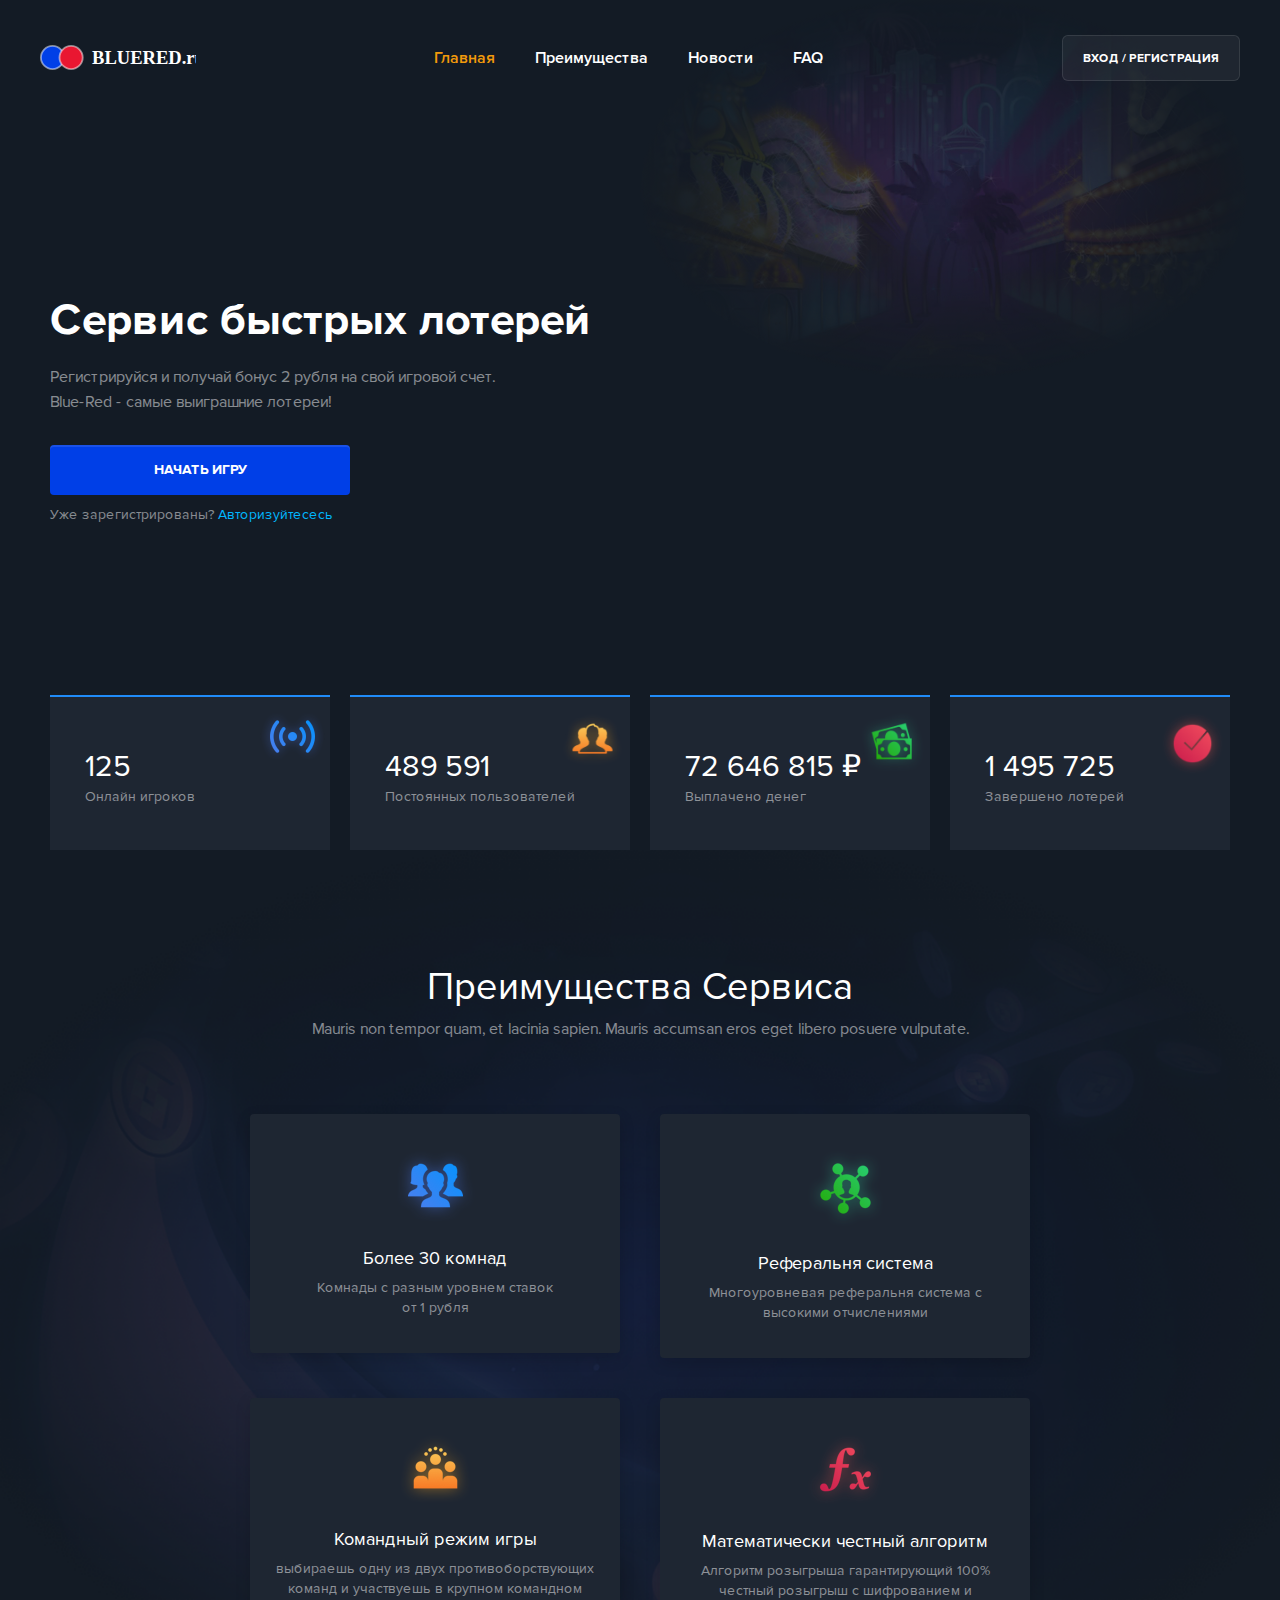
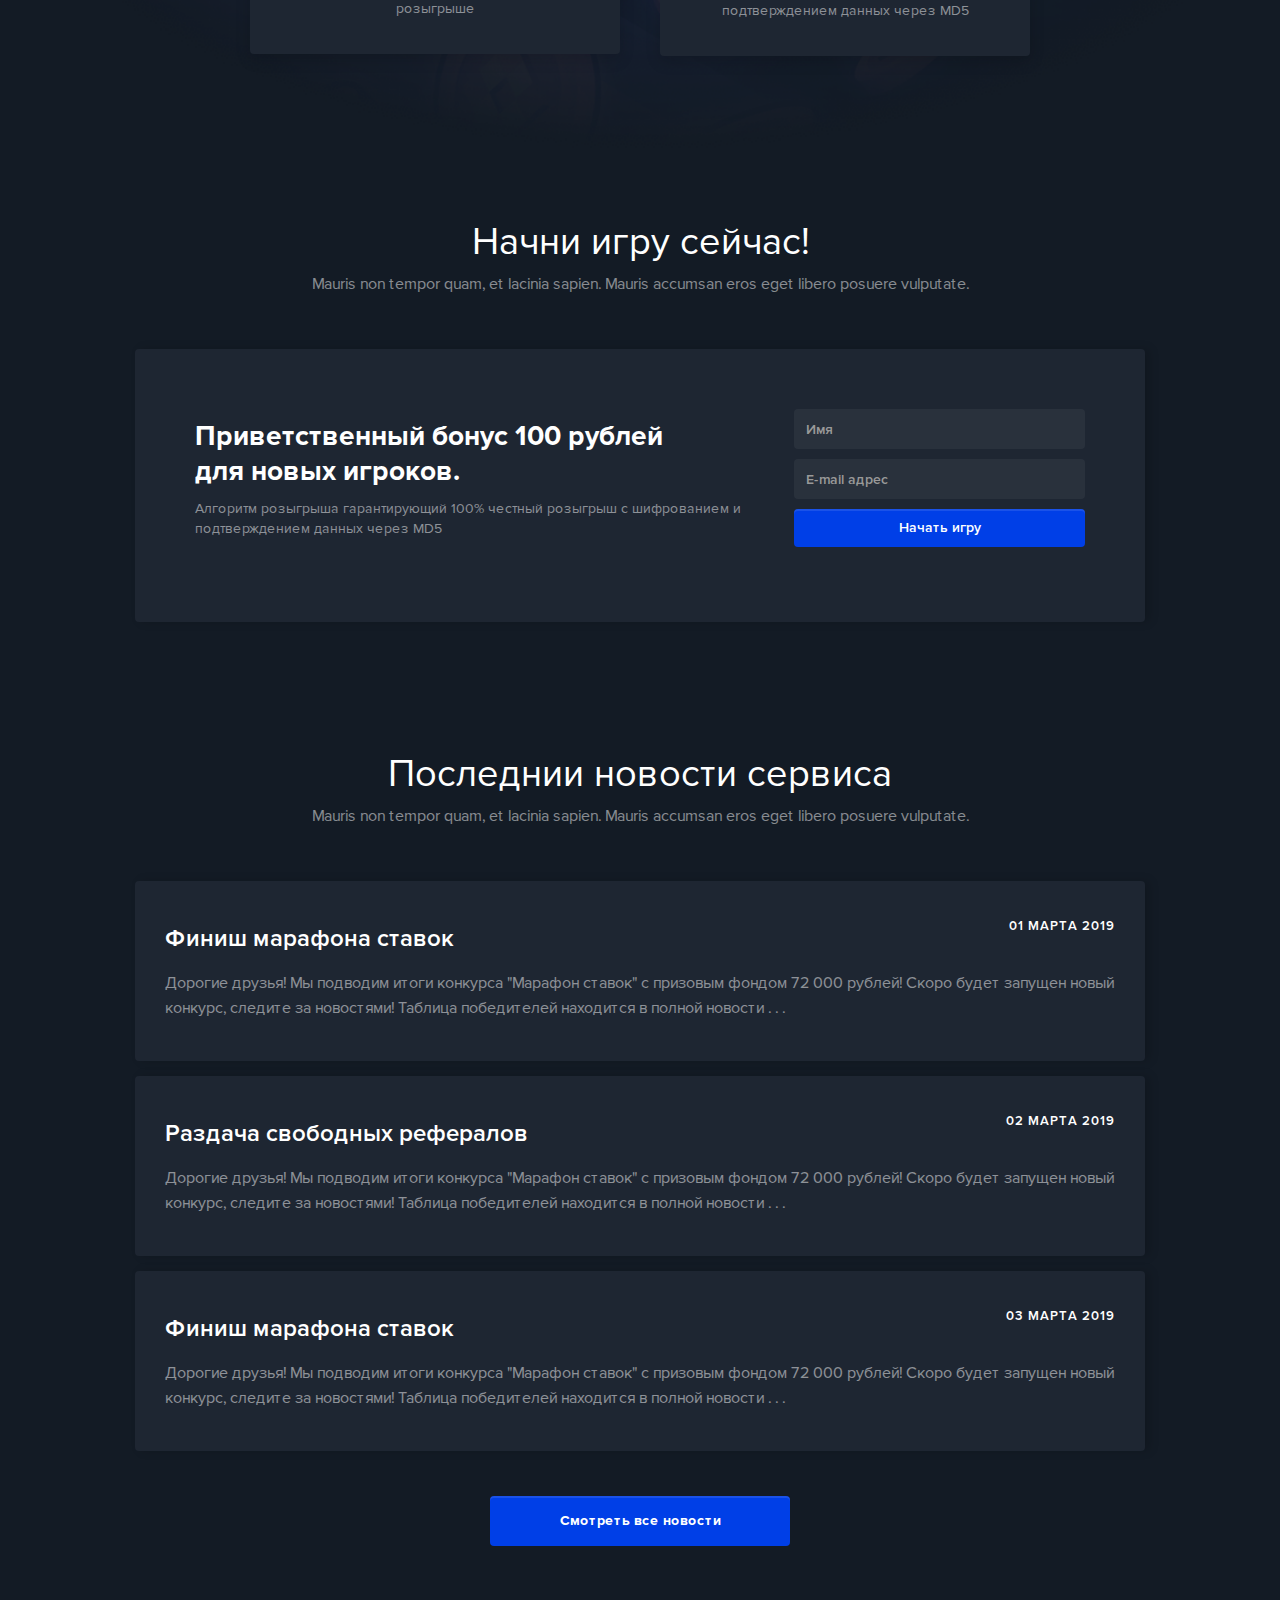
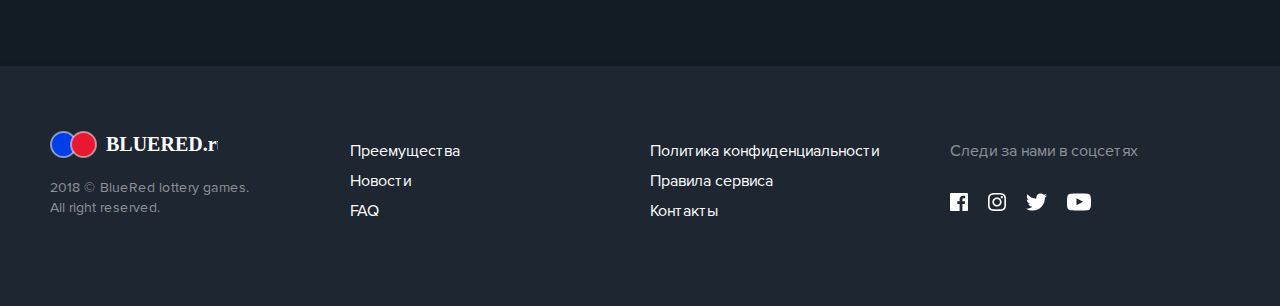
<file: index.html>
<!DOCTYPE html>
<!--  This site was created in Webflow. http://www.webflow.com  -->
<!--  Last Published: Wed Mar 13 2019 17:48:18 GMT+0000 (UTC)  -->
<html data-wf-page="5c7e595c0899245d80a96044" data-wf-site="5c7e595c0899245fafa96043">
<head>
  <meta charset="utf-8">
  <title>blue&amp;red</title>
  <meta content="width=device-width, initial-scale=1" name="viewport">
  <meta content="Webflow" name="generator">
  <link href="css/normalize.css" rel="stylesheet" type="text/css">
  <link href="css/webflow.css" rel="stylesheet" type="text/css">
  <link href="css/blue-red.webflow.css" rel="stylesheet" type="text/css">
  <!-- [if lt IE 9]><script src="https://cdnjs.cloudflare.com/ajax/libs/html5shiv/3.7.3/html5shiv.min.js" type="text/javascript"></script><![endif] -->
  <script type="text/javascript">!function(o,c){var n=c.documentElement,t=" w-mod-";n.className+=t+"js",("ontouchstart"in o||o.DocumentTouch&&c instanceof DocumentTouch)&&(n.className+=t+"touch")}(window,document);</script>
  <link href="https://daks2k3a4ib2z.cloudfront.net/img/favicon.ico" rel="shortcut icon" type="image/x-icon">
  <link href="https://daks2k3a4ib2z.cloudfront.net/img/webclip.png" rel="apple-touch-icon">
</head>
<body class="body">
  <div class="header-bg">
    <div class="custom-container-menu">
      <div data-collapse="medium" data-animation="default" data-duration="400" data-doc-height="1" class="navbar w-nav"><a href="#" class="brand w-nav-brand"><img src="images/logo.svg" height="25" alt=""></a>
        <nav role="navigation" class="nav-menu w-nav-menu"><a href="index.html" class="nav-link w-nav-link w--current">Главная</a><a href="#" class="nav-link w-nav-link">Преимущества</a><a href="news.html" class="nav-link w-nav-link">Новости</a><a href="#" class="nav-link w-nav-link">FAQ</a><a href="#" class="btn-transperent-mobile w-button">BХОД / Регистрация</a></nav><a href="#" class="btn-transperent w-button">BХОД / Регистрация</a>
        <div class="menu-button w-nav-button">
          <div class="w-icon-nav-menu"></div>
        </div>
      </div>
    </div>
    <div class="custom-container">
      <div class="header-content w-row">
        <div class="header-left-column w-col w-col-6 w-col-stack">
          <h1 class="header-title">Сервис быстрых лотерей</h1>
          <div class="header-description">Регистрируйся и получай бонус 2 рубля на свой игровой счет. <br>Blue-Red - самые выиграшние лотереи!</div><a href="#" class="blue-btn header-btn w-button"><strong>НАЧАТЬ ИГРУ</strong></a>
          <div class="text-block">Уже зарегистрированы? <a href="#" class="link">Авторизуйтесесь</a></div>
        </div>
        <div class="w-col w-col-6 w-col-stack">
          <div style="padding-top:56.17021276595745%" id="w-node-58509383b7f6-80a96044" class="header-video w-video w-embed"><iframe class="embedly-embed" src="https://cdn.embedly.com/widgets/media.html?src=https%3A%2F%2Fwww.youtube.com%2Fembed%2FIW6rWDiv4PQ%3Ffeature%3Doembed&url=http%3A%2F%2Fwww.youtube.com%2Fwatch%3Fv%3DIW6rWDiv4PQ&image=https%3A%2F%2Fi.ytimg.com%2Fvi%2FIW6rWDiv4PQ%2Fhqdefault.jpg&key=96f1f04c5f4143bcb0f2e68c87d65feb&type=text%2Fhtml&schema=youtube" scrolling="no" frameborder="0" allow="autoplay; fullscreen" allowfullscreen="true"></iframe></div>
        </div>
      </div>
    </div>
  </div>
  <div class="stats">
    <div class="custom-container">
      <div class="stats-collumn w-row">
        <div class="column w-col w-col-3 w-col-medium-6 w-col-small-6">
          <div class="stats-block"><img src="images/icon1.png" width="65" alt="" class="stat-img">
            <div class="stats-title">125</div>
            <div class="stats-description">Онлайн игроков</div>
          </div>
        </div>
        <div class="w-col w-col-3 w-col-medium-6 w-col-small-6">
          <div class="stats-block"><img src="images/icon2.png" width="65" alt="" class="stat-img">
            <div class="stats-title">489 591</div>
            <div class="stats-description">Постоянных пользователей </div>
          </div>
        </div>
        <div class="w-col w-col-3 w-col-medium-6 w-col-small-6">
          <div class="stats-block"><img src="images/icon3.png" width="65" alt="" class="stat-img">
            <div class="stats-title">72 646 815 ₽</div>
            <div class="stats-description">Выплачено денег</div>
          </div>
        </div>
        <div class="column-2 w-col w-col-3 w-col-medium-6 w-col-small-6">
          <div class="stats-block"><img src="images/icon4.png" width="65" alt="" class="stat-img">
            <div class="stats-title">1 495 725</div>
            <div class="stats-description">Завершено лотерей</div>
          </div>
        </div>
      </div>
    </div>
  </div>
  <div class="advantages">
    <div class="custom-container center">
      <h1 class="h1">Преимущества Сервиса</h1>
      <div class="sub-title margin-bottom">Mauris non tempor quam, et lacinia sapien. Mauris accumsan eros eget libero posuere vulputate.</div>
    </div>
    <div class="columns-adnavtage w-row">
      <div class="column-advantage w-col w-col-6">
        <div class="advantage-block"><img src="images/icon1.1.png" alt="" class="image">
          <div class="advantage-title">Более 30 комнад</div>
          <div class="advantage-description">Комнады с разным уровнем ставок <br>от 1 рубля</div>
        </div>
      </div>
      <div class="column-advantage w-col w-col-6">
        <div class="advantage-block"><img src="images/icon2.2.png" alt="" class="image">
          <div class="advantage-title">Реферальня система</div>
          <div class="advantage-description">Многоуровневая реферальня система с <br>высокими отчислениями</div>
        </div>
      </div>
    </div>
    <div class="columns-adnavtage w-row">
      <div class="column-advantage w-col w-col-6">
        <div class="advantage-block"><img src="images/icon3.3.png" alt="" class="image">
          <div class="advantage-title">Командный режим игры</div>
          <div class="advantage-description">выбираешь одну из двух противоборствующих команд и участвуешь в крупном командном розыгрыше</div>
        </div>
      </div>
      <div class="column-advantage w-col w-col-6">
        <div class="advantage-block"><img src="images/icon4.4.png" alt="" class="image">
          <div class="advantage-title">Математически честный алгоритм</div>
          <div class="advantage-description">Алгоритм розыгрыша гарантирующий 100% честный розыгрыш с шифрованием и подтверждением данных через MD5</div>
        </div>
      </div>
    </div>
  </div>
  <div class="subscribe">
    <div class="custom-container center">
      <h1 class="h1">Начни игру сейчас!</h1>
      <div class="sub-title margin-bottom">Mauris non tempor quam, et lacinia sapien. Mauris accumsan eros eget libero posuere vulputate.</div>
    </div>
    <div class="subscribe-block">
      <div class="subscribe-form">
        <div class="div-block">
          <div class="subscribe-title">Приветственный бонус 100 рублей <br>для новых игроков. </div>
          <div class="subscribe-description">Алгоритм розыгрыша гарантирующий 100% честный розыгрыш с шифрованием и подтверждением данных через MD5</div>
        </div>
        <div class="form-block w-form">
          <form id="email-form" name="email-form" data-name="Email Form" redirect="#" data-redirect="#" action="#" class="form"><input type="text" class="form-field w-input" maxlength="256" name="name" data-name="Name" placeholder="Имя" id="name"><input type="email" class="form-field w-input" maxlength="256" name="email" data-name="Email" placeholder="E-mail адрес" id="email" required=""><input type="submit" value="Начать игру" data-wait="Please wait..." class="blue-btn form-btn w-button"></form>
          <div class="w-form-done">
            <div>Thank you! Your submission has been received!</div>
          </div>
          <div class="w-form-fail">
            <div>Oops! Something went wrong while submitting the form.</div>
          </div>
        </div>
      </div>
    </div>
  </div>
  <div class="news">
    <div class="custom-container center">
      <h1 class="h1">Последнии новости сервиса</h1>
      <div class="sub-title margin-bottom">Mauris non tempor quam, et lacinia sapien. Mauris accumsan eros eget libero posuere vulputate.</div>
    </div>
    <div class="news-block w-clearfix">
      <h1 class="news-title">Финиш марафона ставок</h1>
      <div class="news-date"><strong class="bold-text-2">01 Марта 2019</strong></div>
      <p class="news-description">Дорогие друзья! Мы подводим итоги конкурса &quot;Марафон ставок&quot; с призовым фондом 72 000 рублей! Скоро будет запущен новый конкурс, следите за новостями! Таблица победителей находится в полной новости . . .</p>
    </div>
    <div class="news-block w-clearfix">
      <h1 class="news-title">Раздача свободных рефералов</h1>
      <div class="news-date"><strong class="bold-text-2">02 Марта 2019</strong></div>
      <p class="news-description">Дорогие друзья! Мы подводим итоги конкурса &quot;Марафон ставок&quot; с призовым фондом 72 000 рублей! Скоро будет запущен новый конкурс, следите за новостями! Таблица победителей находится в полной новости . . .</p>
    </div>
    <div class="news-block w-clearfix">
      <h1 class="news-title">Финиш марафона ставок</h1>
      <div class="news-date"><strong class="bold-text-2">03 Марта 2019</strong></div>
      <p class="news-description">Дорогие друзья! Мы подводим итоги конкурса &quot;Марафон ставок&quot; с призовым фондом 72 000 рублей! Скоро будет запущен новый конкурс, следите за новостями! Таблица победителей находится в полной новости . . .</p>
    </div><a href="#" class="blue-btn header-btn w-button">Смотреть все новости</a></div>
  <div class="footer">
    <div class="custom-container">
      <div class="w-row">
        <div class="footer-collumn w-col w-col-3"><a href="#" class="w-inline-block"><img src="images/logo.svg" alt=""></a>
          <div class="footer-copyright">2018 © BlueRed lottery games. <br>All right reserved.</div>
        </div>
        <div class="footer-collumn w-col w-col-3"><a href="#" class="footer-link">Преемущества</a><a href="#" class="footer-link">Новости</a><a href="#" class="footer-link">FAQ</a></div>
        <div class="footer-collumn w-col w-col-3"><a href="#" class="footer-link">Политика конфиденциальности</a><a href="#" class="footer-link">Правила сервиса</a><a href="#" class="footer-link">Контакты</a></div>
        <div class="footer-collumn w-col w-col-3">
          <div class="footer-link transperent">Следи за нами в соцсетях</div><a href="#" class="social-icon-block w-inline-block"><img src="images/Facebook-black.svg" height="18" alt="" class="social-icon"></a><a href="#" class="social-icon-block w-inline-block"><img src="images/Instagram-black.svg" height="18" alt="" class="social-icon"></a><a href="#" class="social-icon-block w-inline-block"><img src="images/Twitter-black.svg" height="18" alt="" class="social-icon"></a><a href="#" class="social-icon-block w-inline-block"><img src="images/Youtube-black.svg" height="18" alt="" class="social-icon"></a></div>
      </div>
    </div>
  </div>
  <script src="https://d1tdp7z6w94jbb.cloudfront.net/js/jquery-3.3.1.min.js" type="text/javascript" integrity="sha256-FgpCb/KJQlLNfOu91ta32o/NMZxltwRo8QtmkMRdAu8=" crossorigin="anonymous"></script>
  <script src="js/webflow.js" type="text/javascript"></script>
  <!-- [if lte IE 9]><script src="https://cdnjs.cloudflare.com/ajax/libs/placeholders/3.0.2/placeholders.min.js"></script><![endif] -->
  <style>
body {
  height: 100%;
  width: 100%;
  background-color: #333;
}
.countdown {
  position: relative;
  font-size:12px;
  margin: auto;
  height: 80px;
  width: 55px;
  text-align: center;
}
.countdown-number {
  color: white;
  display: inline-block;
  line-height: 105px;
}
svg {
  position: absolute;
  top: 0;
  right: 0;
  width: 80px;
  height: 80px;
  transform: rotateY(-180deg) rotateZ(-90deg);
}
svg .progress {
  stroke-dasharray: 160px;
  stroke-dashoffset: 0px;
  stroke-linecap: round;
  stroke-width: 3px;
  stroke: white;
  fill: none;
  animation: countdown 32s linear infinite backwards;
}
.bg {
  stroke-dasharray: 170px;
  stroke-dashoffset: 0px;
  stroke-linecap: round;
  stroke-width: 2px;
  stroke: rgba(255,255,255,0.5);
  fill: none;
}
@keyframes countdown {
  from {
    stroke-dashoffset: 0px;
  }
  to {
    stroke-dashoffset: 140px;
  }
}	 
/*Timer 1*/	 
body {
  height: 100%;
  width: 100%;
  background-color: #333;
}
.countdown1 {
  position: relative;
  font-size:12px;
  margin: auto;
  height: 80px;
  width: 55px;
  text-align: center;
}
.countdown-number1 {
  color: rgba(255,255,255,0.5);
  display: inline-block;
  line-height: 105px;
}
svg {
  position: absolute;
  top: 0;
  right: 0;
  width: 80px;
  height: 80px;
  transform: rotateY(-180deg) rotateZ(-90deg);
}
svg .progress1 {
  stroke-dasharray: 160px;
  stroke-dashoffset: 0px;
  stroke-linecap: round;
  stroke-width: 3px;
  stroke: rgba(255,255,255,0.5);
  fill: none;
  animation: countdown 32s linear infinite backwards;
}
.bg1 {
  stroke-dasharray: 170px;
  stroke-dashoffset: 0px;
  stroke-linecap: round;
  stroke-width: 2px;
  stroke: rgba(255,255,255,0.15);
  fill: none;
}
@keyframes countdown {
  from {
    stroke-dashoffset: 0px;
  }
  to {
    stroke-dashoffset: 140px;
  }
}	 
/*Timer 2*/
body {
  height: 100%;
  width: 100%;
  background-color: #333;
}
.countdown2 {
  position: relative;
  font-size:12px;
  margin: auto;
  height: 80px;
  width: 55px;
  text-align: center;
}
.countdown-number2 {
  color: rgba(255,255,255,0.5);
  display: inline-block;
  line-height: 105px;
}
svg {
  position: absolute;
  top: 0;
  right: 0;
  width: 80px;
  height: 80px;
  transform: rotateY(-180deg) rotateZ(-90deg);
}
svg .progress2 {
  stroke-dasharray: 160px;
  stroke-dashoffset: 0px;
  stroke-linecap: round;
  stroke-width: 3px;
  stroke: rgba(255,255,255,0.5);
  fill: none;
  animation: countdown 32s linear infinite backwards;
}
.bg2 {
  stroke-dasharray: 170px;
  stroke-dashoffset: 0px;
  stroke-linecap: round;
  stroke-width: 2px;
  stroke: rgba(255,255,255,0.15);
  fill: none;
}
@keyframes countdown {
  from {
    stroke-dashoffset: 0px;
  }
  to {
    stroke-dashoffset: 140px;
  }
}	 
/*Timer 3*/
body {
  height: 100%;
  width: 100%;
  background-color: #333;
}
.countdown3 {
  position: relative;
  font-size:12px;
  margin: auto;
  height: 80px;
  width: 55px;
  text-align: center;
}
.countdown-number3 {
  color: rgba(255,255,255,0.5);
  display: inline-block;
  line-height: 105px;
}
svg {
  position: absolute;
  top: 0;
  right: 0;
  width: 80px;
  height: 80px;
  transform: rotateY(-180deg) rotateZ(-90deg);
}
svg .progress3 {
  stroke-dasharray: 160px;
  stroke-dashoffset: 0px;
  stroke-linecap: round;
  stroke-width: 3px;
  stroke: rgba(255,255,255,0.5);
  fill: none;
  animation: countdown 32s linear infinite backwards;
}
.bg3 {
  stroke-dasharray: 170px;
  stroke-dashoffset: 0px;
  stroke-linecap: round;
  stroke-width: 2px;
  stroke: rgba(255,255,255,0.15);
  fill: none;
}
@keyframes countdown {
  from {
    stroke-dashoffset: 0px;
  }
  to {
    stroke-dashoffset: 160px;
  }
}
</style>
  <script>
function startTimer(duration, display) {
    var timer = duration, minutes, seconds;
    setInterval(function () {
        minutes = parseInt(timer / 60, 10)
        seconds = parseInt(timer % 60, 10);
        minutes = minutes < 10 ? "0" + minutes : minutes;
        seconds = seconds < 10 ? "0" + seconds : seconds;
        display.text(minutes + ":" + seconds);
        if (--timer < 0) {
            timer = duration;
        }
    }, 1000);
}
function Timer (){
var display = $('#countdown-number');
startTimer(30, display);	
}
function Timer1 (){
var display = $('#countdown-number1');
startTimer(30, display);	
}
function Timer2 (){
var display = $('#countdown-number2');
startTimer(30, display);	
}
function Timer3 (){
var display = $('#countdown-number3');
startTimer(30, display);	
}
$(document).ready(function (){
Timer ();
Timer1 ();
Timer2 ();
Timer3 ();
});	            
</script>
</body>
</html>
</file>
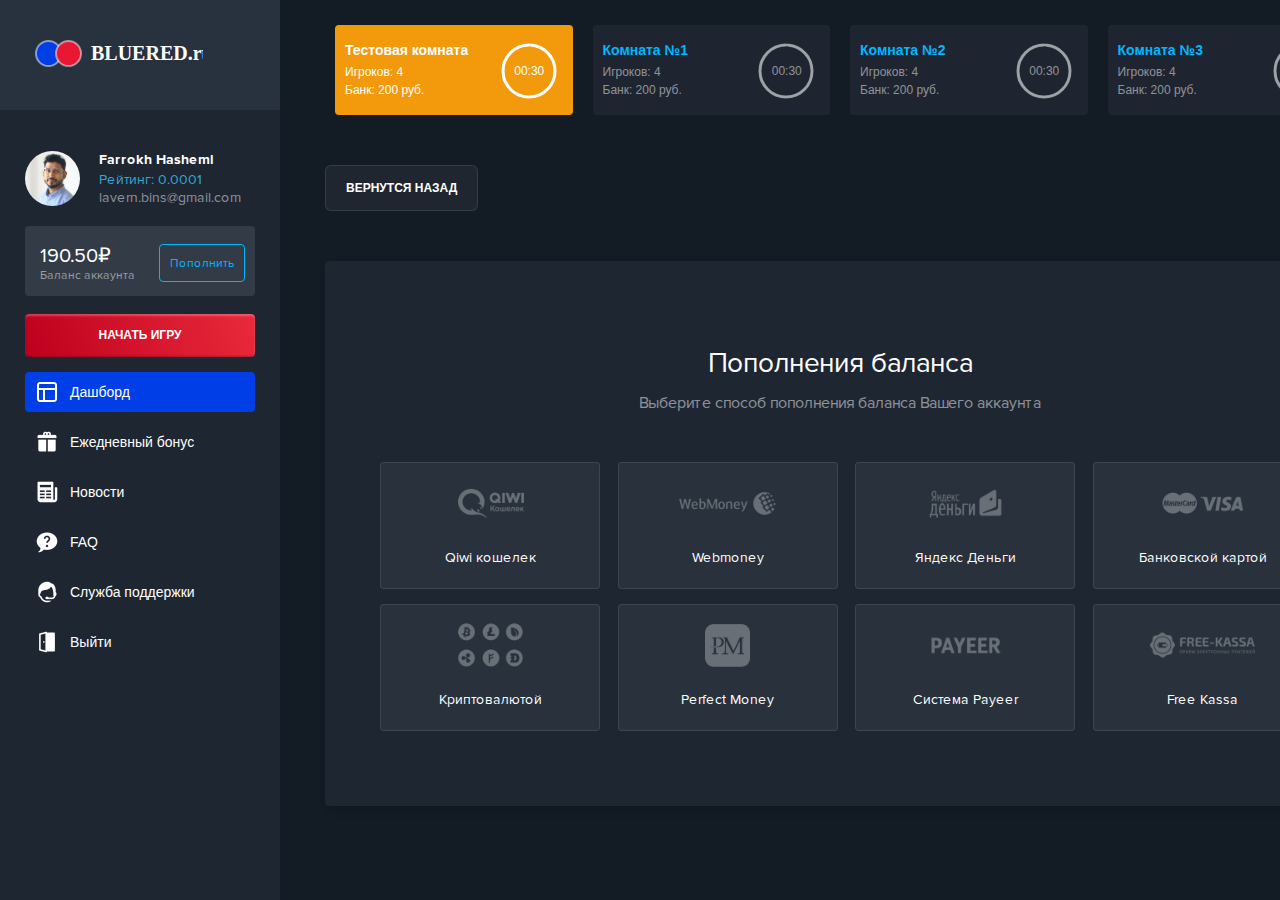
<file: balance-income.html>
<!DOCTYPE html>
<!--  This site was created in Webflow. http://www.webflow.com  -->
<!--  Last Published: Wed Mar 13 2019 17:48:18 GMT+0000 (UTC)  -->
<html data-wf-page="5c8678bc35ef725bfdb64535" data-wf-site="5c7e595c0899245fafa96043">
<head>
  <meta charset="utf-8">
  <title>balance income</title>
  <meta content="balance income" property="og:title">
  <meta content="width=device-width, initial-scale=1" name="viewport">
  <meta content="Webflow" name="generator">
  <link href="css/normalize.css" rel="stylesheet" type="text/css">
  <link href="css/webflow.css" rel="stylesheet" type="text/css">
  <link href="css/blue-red.webflow.css" rel="stylesheet" type="text/css">
  <!-- [if lt IE 9]><script src="https://cdnjs.cloudflare.com/ajax/libs/html5shiv/3.7.3/html5shiv.min.js" type="text/javascript"></script><![endif] -->
  <script type="text/javascript">!function(o,c){var n=c.documentElement,t=" w-mod-";n.className+=t+"js",("ontouchstart"in o||o.DocumentTouch&&c instanceof DocumentTouch)&&(n.className+=t+"touch")}(window,document);</script>
  <link href="https://daks2k3a4ib2z.cloudfront.net/img/favicon.ico" rel="shortcut icon" type="image/x-icon">
  <link href="https://daks2k3a4ib2z.cloudfront.net/img/webclip.png" rel="apple-touch-icon">
</head>
<body class="body-dashoard">
  <div data-collapse="medium" data-animation="over-left" data-duration="200" data-easing="ease-in" data-doc-height="1" data-no-scroll="1" class="dashboard-nav w-nav">
    <div class="dashboard-nav-container w-container"><a href="#" id="w-node-a1df6787cf0a-fdb64535" class="dashbaord-brand w-nav-brand"><img src="images/logo.svg" alt="" class="image-2"><img src="images/logo2.png" height="27" alt="" class="image-3"></a>
      <div class="dashboard-nav-links-container">
        <nav role="navigation" class="nav-menu-2 w-nav-menu">
          <div class="menu-button-dashboard w-nav-button"><img src="images/close.png" height="14" alt="" class="icon-close">
            <div class="burger-menu-text">Закрыть</div>
          </div>
          <div class="menu-profile"><img src="images/avatar5.png" height="50" width="50" srcset="images/avatar5-p-500.png 500w, images/avatar5.png 552w" sizes="(max-width: 991px) 100vw, 55px" alt="" class="profile-avatar">
            <div class="menu-profile-title">
              <div class="profile-name">Farrokh Hashemi</div>
              <div class="profile-rating">Рейтинг: 0.0001 </div>
              <div class="profile-email">lavern.bins@gmail.com</div>
            </div>
          </div>
          <div class="profile-balance w-clearfix">
            <div class="balance-title">190.50₽</div>
            <div class="balance-description">Баланс аккаунта</div><a href="#" class="add-funds-profile-btn w-button">Пополнить</a></div>
          <div class="div-block-3"></div><a href="#" class="btn-red dashboard-nav-btn w-button">Начать игру</a><a href="balance-income.html" class="dashboard-nav-link dashbaord-link w-nav-link w--current">Дашборд</a><a href="#" class="dashboard-nav-link bonus-link w-nav-link">Ежедневный бонус</a><a href="news.html" class="dashboard-nav-link news-link w-nav-link">Новости</a><a href="#" class="dashboard-nav-link faq-link w-nav-link">FAQ</a><a href="#" class="dashboard-nav-link logout-link w-nav-link">Служба поддержки</a><a href="#" class="dashboard-nav-link support-link w-nav-link">Выйти</a></nav>
      </div>
      <div class="menu-button-2 w-nav-button">
        <div class="w-icon-nav-menu"></div>
      </div>
    </div>
  </div>
  <div class="custom-container dashboard top-margin">
    <div class="w-row">
      <div class="room-collumn w-col w-col-3 w-col-medium-6">
        <div class="dashboard-room-active">
          <a href="#" class="dasboard-links w-inline-block">
            <div><strong class="room-title">Тестовая комната</strong></div>
            <div class="room-description">Игроков: 4<br>Банк: 200 руб.</div>
          </a>
          <div class="html-embed w-embed">
            <div class="countdown">
              <div id="countdown-number" class="countdown-number">00:30</div>
              <svg>
    <circle class="bg" r="26" cx="28" cy="28"></circle>
    <circle class="progress" r="26" cx="28" cy="28"></circle>
  </svg>
            </div>
          </div>
        </div>
      </div>
      <div class="room-collumn w-col w-col-3 w-col-medium-6">
        <div class="dashboard-room">
          <a href="#" class="dasboard-links w-inline-block">
            <div><strong class="room-title-deactive">Комната №1</strong></div>
            <div class="room-description-deative">Игроков: 4<br>Банк: 200 руб.</div>
          </a>
          <div class="html-embed w-embed">
            <div class="countdown">
              <div id="countdown-number1" class="countdown-number1">00:30</div>
              <svg>
    <circle class="bg1" r="26" cx="28" cy="28"></circle>
    <circle class="progress1" r="26" cx="28" cy="28"></circle>
  </svg>
            </div>
          </div>
        </div>
      </div>
      <div class="room-collumn w-col w-col-3 w-col-medium-6">
        <div class="dashboard-room">
          <a href="#" class="dasboard-links w-inline-block">
            <div><strong class="room-title-deactive">Комната №2</strong></div>
            <div class="room-description-deative">Игроков: 4<br>Банк: 200 руб.</div>
          </a>
          <div class="html-embed w-embed">
            <div class="countdown">
              <div id="countdown-number2" class="countdown-number2">00:30</div>
              <svg>
    <circle class="bg2" r="26" cx="28" cy="28"></circle>
    <circle class="progress2" r="26" cx="28" cy="28"></circle>
  </svg>
            </div>
          </div>
        </div>
      </div>
      <div class="room-collumn w-col w-col-3 w-col-medium-6">
        <div class="dashboard-room">
          <a href="#" class="dasboard-links w-inline-block">
            <div><strong class="room-title-deactive">Комната №3</strong></div>
            <div class="room-description-deative dasboard-links">Игроков: 4<br>Банк: 200 руб.</div>
          </a>
          <div class="html-embed w-embed">
            <div class="countdown">
              <div id="countdown-number3" class="countdown-number3">00:30</div>
              <svg>
    <circle class="bg3" r="26" cx="28" cy="28"></circle>
    <circle class="progress3" r="26" cx="28" cy="28"></circle>
  </svg>
            </div>
          </div>
        </div>
      </div>
    </div>
  </div>
  <div class="custom-container dashboard"><a href="#" class="btn-transperent w-button">Вернутся назад</a></div>
  <div class="custom-container dashboard footer-margin">
    <div class="block-bg">
      <div class="block-title-center">
        <h1 class="block-title">Пополнения баланса</h1>
        <div class="block-subtitle">Выберите способ пополнения баланса Вашего аккаунта</div>
      </div>
      <div class="w-row">
        <div class="payments-collumn w-col w-col-3 w-col-medium-6 w-col-small-6"><a href="#" class="payment-bg w-inline-block"><img src="images/qiwi.png" height="50" data-w-id="9e23e68a-5b00-f86d-29ef-9feabde44650" alt="" class="payment-logo"><div class="payment-title">Qiwi кошелек</div></a></div>
        <div class="payments-collumn w-col w-col-3 w-col-medium-6 w-col-small-6"><a href="#" class="payment-bg w-inline-block"><img src="images/webmoney.png" height="50" alt="" class="payment-logo"><div class="payment-title">Webmoney</div></a></div>
        <div class="payments-collumn w-col w-col-3 w-col-medium-6 w-col-small-6"><a href="#" class="payment-bg w-inline-block"><img src="images/yandex.png" height="50" alt="" class="payment-logo"><div>Яндекс Деньги</div></a></div>
        <div class="payments-collumn w-col w-col-3 w-col-medium-6 w-col-small-6"><a href="#" class="payment-bg w-inline-block"><img src="images/visa.png" height="50" alt="" class="payment-logo"><div>Банковской картой</div></a></div>
      </div>
      <div class="w-row">
        <div class="payments-collumn w-col w-col-3 w-col-medium-6 w-col-small-6"><a href="#" class="payment-bg w-inline-block"><img src="images/btc.png" height="50" alt="" class="payment-logo"><div class="payment-title">Криптовалютой</div></a></div>
        <div class="payments-collumn w-col w-col-3 w-col-medium-6 w-col-small-6"><a href="#" class="payment-bg w-inline-block"><img src="images/pm.png" height="50" alt="" class="payment-logo"><div class="payment-title">Perfect Money</div></a></div>
        <div class="payments-collumn w-col w-col-3 w-col-medium-6 w-col-small-6"><a href="#" class="payment-bg w-inline-block"><img src="images/payeer.png" height="50" alt="" class="payment-logo"><div>Система Payeer</div></a></div>
        <div class="payments-collumn w-col w-col-3 w-col-medium-6 w-col-small-6"><a href="#" class="payment-bg w-inline-block"><img src="images/kassa.png" height="50" alt="" class="payment-logo"><div>Free Kassa</div></a></div>
      </div>
    </div>
  </div>
  <script src="https://d1tdp7z6w94jbb.cloudfront.net/js/jquery-3.3.1.min.js" type="text/javascript" integrity="sha256-FgpCb/KJQlLNfOu91ta32o/NMZxltwRo8QtmkMRdAu8=" crossorigin="anonymous"></script>
  <script src="js/webflow.js" type="text/javascript"></script>
  <!-- [if lte IE 9]><script src="https://cdnjs.cloudflare.com/ajax/libs/placeholders/3.0.2/placeholders.min.js"></script><![endif] -->
  <style>
body {
  height: 100%;
  width: 100%;
  background-color: #333;
}
.countdown {
  position: relative;
  font-size:12px;
  margin: auto;
  height: 80px;
  width: 55px;
  text-align: center;
}
.countdown-number {
  color: white;
  display: inline-block;
  line-height: 105px;
}
svg {
  position: absolute;
  top: 0;
  right: 0;
  width: 80px;
  height: 80px;
  transform: rotateY(-180deg) rotateZ(-90deg);
}
svg .progress {
  stroke-dasharray: 160px;
  stroke-dashoffset: 0px;
  stroke-linecap: round;
  stroke-width: 3px;
  stroke: white;
  fill: none;
  animation: countdown 32s linear infinite backwards;
}
.bg {
  stroke-dasharray: 170px;
  stroke-dashoffset: 0px;
  stroke-linecap: round;
  stroke-width: 2px;
  stroke: rgba(255,255,255,0.5);
  fill: none;
}
@keyframes countdown {
  from {
    stroke-dashoffset: 0px;
  }
  to {
    stroke-dashoffset: 140px;
  }
}	 
/*Timer 1*/	 
body {
  height: 100%;
  width: 100%;
  background-color: #333;
}
.countdown1 {
  position: relative;
  font-size:12px;
  margin: auto;
  height: 80px;
  width: 55px;
  text-align: center;
}
.countdown-number1 {
  color: rgba(255,255,255,0.5);
  display: inline-block;
  line-height: 105px;
}
svg {
  position: absolute;
  top: 0;
  right: 0;
  width: 80px;
  height: 80px;
  transform: rotateY(-180deg) rotateZ(-90deg);
}
svg .progress1 {
  stroke-dasharray: 160px;
  stroke-dashoffset: 0px;
  stroke-linecap: round;
  stroke-width: 3px;
  stroke: rgba(255,255,255,0.5);
  fill: none;
  animation: countdown 32s linear infinite backwards;
}
.bg1 {
  stroke-dasharray: 170px;
  stroke-dashoffset: 0px;
  stroke-linecap: round;
  stroke-width: 2px;
  stroke: rgba(255,255,255,0.15);
  fill: none;
}
@keyframes countdown {
  from {
    stroke-dashoffset: 0px;
  }
  to {
    stroke-dashoffset: 140px;
  }
}	 
/*Timer 2*/
body {
  height: 100%;
  width: 100%;
  background-color: #333;
}
.countdown2 {
  position: relative;
  font-size:12px;
  margin: auto;
  height: 80px;
  width: 55px;
  text-align: center;
}
.countdown-number2 {
  color: rgba(255,255,255,0.5);
  display: inline-block;
  line-height: 105px;
}
svg {
  position: absolute;
  top: 0;
  right: 0;
  width: 80px;
  height: 80px;
  transform: rotateY(-180deg) rotateZ(-90deg);
}
svg .progress2 {
  stroke-dasharray: 160px;
  stroke-dashoffset: 0px;
  stroke-linecap: round;
  stroke-width: 3px;
  stroke: rgba(255,255,255,0.5);
  fill: none;
  animation: countdown 32s linear infinite backwards;
}
.bg2 {
  stroke-dasharray: 170px;
  stroke-dashoffset: 0px;
  stroke-linecap: round;
  stroke-width: 2px;
  stroke: rgba(255,255,255,0.15);
  fill: none;
}
@keyframes countdown {
  from {
    stroke-dashoffset: 0px;
  }
  to {
    stroke-dashoffset: 140px;
  }
}	 
/*Timer 3*/
body {
  height: 100%;
  width: 100%;
  background-color: #333;
}
.countdown3 {
  position: relative;
  font-size:12px;
  margin: auto;
  height: 80px;
  width: 55px;
  text-align: center;
}
.countdown-number3 {
  color: rgba(255,255,255,0.5);
  display: inline-block;
  line-height: 105px;
}
svg {
  position: absolute;
  top: 0;
  right: 0;
  width: 80px;
  height: 80px;
  transform: rotateY(-180deg) rotateZ(-90deg);
}
svg .progress3 {
  stroke-dasharray: 160px;
  stroke-dashoffset: 0px;
  stroke-linecap: round;
  stroke-width: 3px;
  stroke: rgba(255,255,255,0.5);
  fill: none;
  animation: countdown 32s linear infinite backwards;
}
.bg3 {
  stroke-dasharray: 170px;
  stroke-dashoffset: 0px;
  stroke-linecap: round;
  stroke-width: 2px;
  stroke: rgba(255,255,255,0.15);
  fill: none;
}
@keyframes countdown {
  from {
    stroke-dashoffset: 0px;
  }
  to {
    stroke-dashoffset: 160px;
  }
}
</style>
  <script>
function startTimer(duration, display) {
    var timer = duration, minutes, seconds;
    setInterval(function () {
        minutes = parseInt(timer / 60, 10)
        seconds = parseInt(timer % 60, 10);
        minutes = minutes < 10 ? "0" + minutes : minutes;
        seconds = seconds < 10 ? "0" + seconds : seconds;
        display.text(minutes + ":" + seconds);
        if (--timer < 0) {
            timer = duration;
        }
    }, 1000);
}
function Timer (){
var display = $('#countdown-number');
startTimer(30, display);	
}
function Timer1 (){
var display = $('#countdown-number1');
startTimer(30, display);	
}
function Timer2 (){
var display = $('#countdown-number2');
startTimer(30, display);	
}
function Timer3 (){
var display = $('#countdown-number3');
startTimer(30, display);	
}
$(document).ready(function (){
Timer ();
Timer1 ();
Timer2 ();
Timer3 ();
});	            
</script>
</body>
</html>
</file>
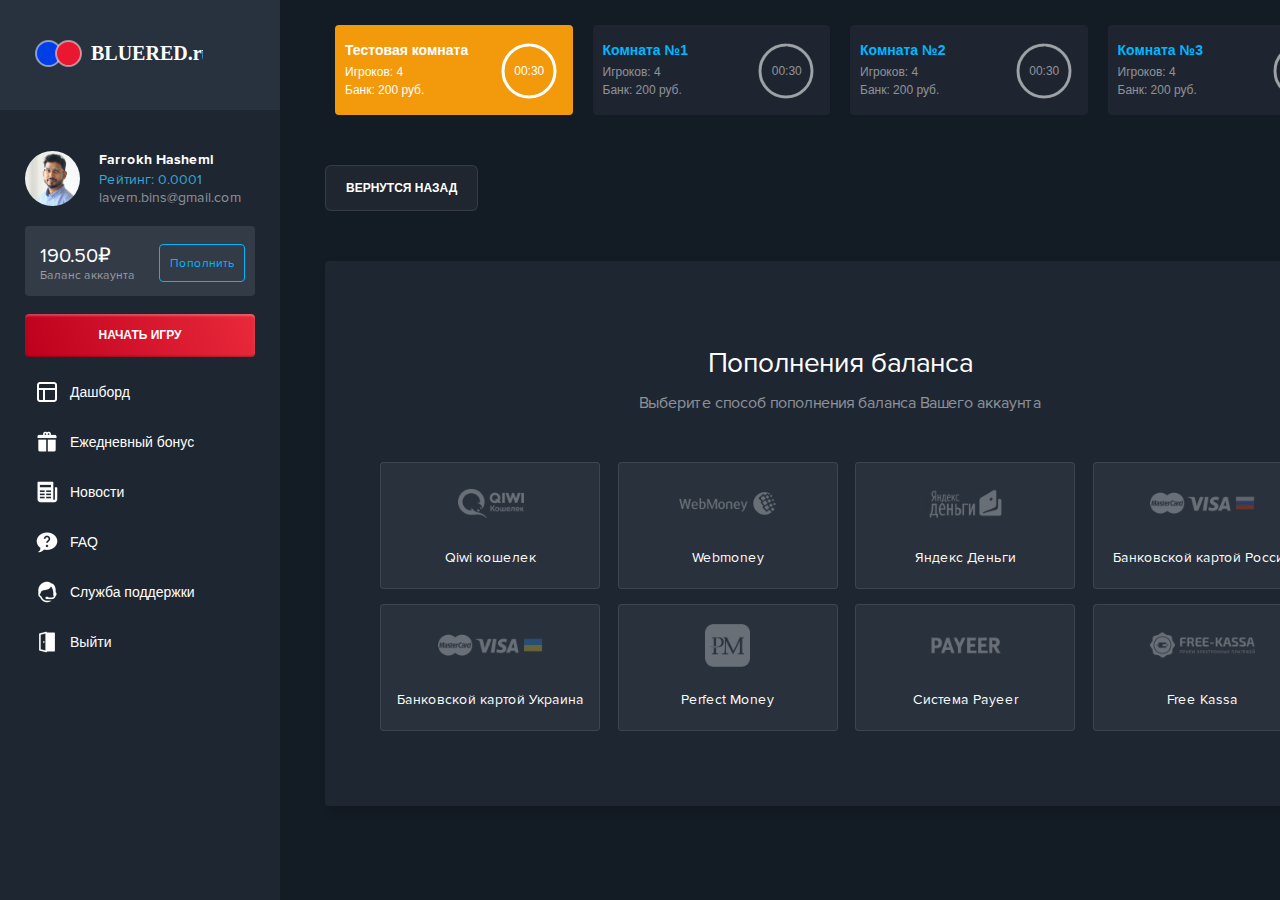
<file: balance-outcome.html>
<!DOCTYPE html>
<!--  This site was created in Webflow. http://www.webflow.com  -->
<!--  Last Published: Wed Mar 13 2019 17:48:18 GMT+0000 (UTC)  -->
<html data-wf-page="5c868b541a12a55dceff7f0d" data-wf-site="5c7e595c0899245fafa96043">
<head>
  <meta charset="utf-8">
  <title>balance outcome</title>
  <meta content="balance outcome" property="og:title">
  <meta content="width=device-width, initial-scale=1" name="viewport">
  <meta content="Webflow" name="generator">
  <link href="css/normalize.css" rel="stylesheet" type="text/css">
  <link href="css/webflow.css" rel="stylesheet" type="text/css">
  <link href="css/blue-red.webflow.css" rel="stylesheet" type="text/css">
  <!-- [if lt IE 9]><script src="https://cdnjs.cloudflare.com/ajax/libs/html5shiv/3.7.3/html5shiv.min.js" type="text/javascript"></script><![endif] -->
  <script type="text/javascript">!function(o,c){var n=c.documentElement,t=" w-mod-";n.className+=t+"js",("ontouchstart"in o||o.DocumentTouch&&c instanceof DocumentTouch)&&(n.className+=t+"touch")}(window,document);</script>
  <link href="https://daks2k3a4ib2z.cloudfront.net/img/favicon.ico" rel="shortcut icon" type="image/x-icon">
  <link href="https://daks2k3a4ib2z.cloudfront.net/img/webclip.png" rel="apple-touch-icon">
</head>
<body class="body-dashoard">
  <div data-collapse="medium" data-animation="over-left" data-duration="200" data-easing="ease-in" data-doc-height="1" data-no-scroll="1" class="dashboard-nav w-nav">
    <div class="dashboard-nav-container w-container"><a href="#" id="w-node-a1df6787cf0a-ceff7f0d" class="dashbaord-brand w-nav-brand"><img src="images/logo.svg" alt="" class="image-2"><img src="images/logo2.png" height="27" alt="" class="image-3"></a>
      <div class="dashboard-nav-links-container">
        <nav role="navigation" class="nav-menu-2 w-nav-menu">
          <div class="menu-button-dashboard w-nav-button"><img src="images/close.png" height="14" alt="" class="icon-close">
            <div class="burger-menu-text">Закрыть</div>
          </div>
          <div class="menu-profile"><img src="images/avatar5.png" height="50" width="50" srcset="images/avatar5-p-500.png 500w, images/avatar5.png 552w" sizes="(max-width: 991px) 100vw, 55px" alt="" class="profile-avatar">
            <div class="menu-profile-title">
              <div class="profile-name">Farrokh Hashemi</div>
              <div class="profile-rating">Рейтинг: 0.0001 </div>
              <div class="profile-email">lavern.bins@gmail.com</div>
            </div>
          </div>
          <div class="profile-balance w-clearfix">
            <div class="balance-title">190.50₽</div>
            <div class="balance-description">Баланс аккаунта</div><a href="#" class="add-funds-profile-btn w-button">Пополнить</a></div>
          <div class="div-block-3"></div><a href="#" class="btn-red dashboard-nav-btn w-button">Начать игру</a><a href="balance-income.html" class="dashboard-nav-link dashbaord-link w-nav-link">Дашборд</a><a href="#" class="dashboard-nav-link bonus-link w-nav-link">Ежедневный бонус</a><a href="news.html" class="dashboard-nav-link news-link w-nav-link">Новости</a><a href="#" class="dashboard-nav-link faq-link w-nav-link">FAQ</a><a href="#" class="dashboard-nav-link logout-link w-nav-link">Служба поддержки</a><a href="#" class="dashboard-nav-link support-link w-nav-link">Выйти</a></nav>
      </div>
      <div class="menu-button-2 w-nav-button">
        <div class="w-icon-nav-menu"></div>
      </div>
    </div>
  </div>
  <div class="custom-container dashboard top-margin">
    <div class="w-row">
      <div class="room-collumn w-col w-col-3 w-col-medium-6">
        <div class="dashboard-room-active">
          <a href="#" class="dasboard-links w-inline-block">
            <div><strong class="room-title">Тестовая комната</strong></div>
            <div class="room-description">Игроков: 4<br>Банк: 200 руб.</div>
          </a>
          <div class="html-embed w-embed">
            <div class="countdown">
              <div id="countdown-number" class="countdown-number">00:30</div>
              <svg>
    <circle class="bg" r="26" cx="28" cy="28"></circle>
    <circle class="progress" r="26" cx="28" cy="28"></circle>
  </svg>
            </div>
          </div>
        </div>
      </div>
      <div class="room-collumn w-col w-col-3 w-col-medium-6">
        <div class="dashboard-room">
          <a href="#" class="dasboard-links w-inline-block">
            <div><strong class="room-title-deactive">Комната №1</strong></div>
            <div class="room-description-deative">Игроков: 4<br>Банк: 200 руб.</div>
          </a>
          <div class="html-embed w-embed">
            <div class="countdown">
              <div id="countdown-number1" class="countdown-number1">00:30</div>
              <svg>
    <circle class="bg1" r="26" cx="28" cy="28"></circle>
    <circle class="progress1" r="26" cx="28" cy="28"></circle>
  </svg>
            </div>
          </div>
        </div>
      </div>
      <div class="room-collumn w-col w-col-3 w-col-medium-6">
        <div class="dashboard-room">
          <a href="#" class="dasboard-links w-inline-block">
            <div><strong class="room-title-deactive">Комната №2</strong></div>
            <div class="room-description-deative">Игроков: 4<br>Банк: 200 руб.</div>
          </a>
          <div class="html-embed w-embed">
            <div class="countdown">
              <div id="countdown-number2" class="countdown-number2">00:30</div>
              <svg>
    <circle class="bg2" r="26" cx="28" cy="28"></circle>
    <circle class="progress2" r="26" cx="28" cy="28"></circle>
  </svg>
            </div>
          </div>
        </div>
      </div>
      <div class="room-collumn w-col w-col-3 w-col-medium-6">
        <div class="dashboard-room">
          <a href="#" class="dasboard-links w-inline-block">
            <div><strong class="room-title-deactive">Комната №3</strong></div>
            <div class="room-description-deative dasboard-links">Игроков: 4<br>Банк: 200 руб.</div>
          </a>
          <div class="html-embed w-embed">
            <div class="countdown">
              <div id="countdown-number3" class="countdown-number3">00:30</div>
              <svg>
    <circle class="bg3" r="26" cx="28" cy="28"></circle>
    <circle class="progress3" r="26" cx="28" cy="28"></circle>
  </svg>
            </div>
          </div>
        </div>
      </div>
    </div>
  </div>
  <div class="custom-container dashboard"><a href="#" class="btn-transperent w-button">Вернутся назад</a></div>
  <div class="custom-container dashboard footer-margin">
    <div class="block-bg">
      <div class="block-title-center">
        <h1 class="block-title">Пополнения баланса</h1>
        <div class="block-subtitle">Выберите способ пополнения баланса Вашего аккаунта</div>
      </div>
      <div class="w-row">
        <div class="payments-collumn w-col w-col-3 w-col-medium-6 w-col-small-6"><a href="#" class="payment-bg w-inline-block"><img src="images/qiwi.png" height="50" data-w-id="9e23e68a-5b00-f86d-29ef-9feabde44650" alt="" class="payment-logo"><div class="payment-title">Qiwi кошелек</div></a></div>
        <div class="payments-collumn w-col w-col-3 w-col-medium-6 w-col-small-6"><a href="#" class="payment-bg w-inline-block"><img src="images/webmoney.png" height="50" alt="" class="payment-logo"><div class="payment-title">Webmoney</div></a></div>
        <div class="payments-collumn w-col w-col-3 w-col-medium-6 w-col-small-6"><a href="#" class="payment-bg w-inline-block"><img src="images/yandex.png" height="50" alt="" class="payment-logo"><div>Яндекс Деньги</div></a></div>
        <div class="payments-collumn w-col w-col-3 w-col-medium-6 w-col-small-6"><a href="#" class="payment-bg w-inline-block"><img src="images/visa-ru.png" height="50" alt="" class="payment-logo"><div>Банковской картой Россия</div></a></div>
      </div>
      <div class="w-row">
        <div class="payments-collumn w-col w-col-3 w-col-medium-6 w-col-small-6"><a href="#" class="payment-bg w-inline-block"><img src="images/visa-ua.png" height="50" alt="" class="payment-logo"><div class="payment-title">Банковской картой Украина</div></a></div>
        <div class="payments-collumn w-col w-col-3 w-col-medium-6 w-col-small-6"><a href="#" class="payment-bg w-inline-block"><img src="images/pm.png" height="50" alt="" class="payment-logo"><div class="payment-title">Perfect Money</div></a></div>
        <div class="payments-collumn w-col w-col-3 w-col-medium-6 w-col-small-6"><a href="#" class="payment-bg w-inline-block"><img src="images/payeer.png" height="50" alt="" class="payment-logo"><div>Система Payeer</div></a></div>
        <div class="payments-collumn w-col w-col-3 w-col-medium-6 w-col-small-6"><a href="#" class="payment-bg w-inline-block"><img src="images/kassa.png" height="50" alt="" class="payment-logo"><div>Free Kassa</div></a></div>
      </div>
    </div>
  </div>
  <script src="https://d1tdp7z6w94jbb.cloudfront.net/js/jquery-3.3.1.min.js" type="text/javascript" integrity="sha256-FgpCb/KJQlLNfOu91ta32o/NMZxltwRo8QtmkMRdAu8=" crossorigin="anonymous"></script>
  <script src="js/webflow.js" type="text/javascript"></script>
  <!-- [if lte IE 9]><script src="https://cdnjs.cloudflare.com/ajax/libs/placeholders/3.0.2/placeholders.min.js"></script><![endif] -->
  <style>
body {
  height: 100%;
  width: 100%;
  background-color: #333;
}
.countdown {
  position: relative;
  font-size:12px;
  margin: auto;
  height: 80px;
  width: 55px;
  text-align: center;
}
.countdown-number {
  color: white;
  display: inline-block;
  line-height: 105px;
}
svg {
  position: absolute;
  top: 0;
  right: 0;
  width: 80px;
  height: 80px;
  transform: rotateY(-180deg) rotateZ(-90deg);
}
svg .progress {
  stroke-dasharray: 160px;
  stroke-dashoffset: 0px;
  stroke-linecap: round;
  stroke-width: 3px;
  stroke: white;
  fill: none;
  animation: countdown 32s linear infinite backwards;
}
.bg {
  stroke-dasharray: 170px;
  stroke-dashoffset: 0px;
  stroke-linecap: round;
  stroke-width: 2px;
  stroke: rgba(255,255,255,0.5);
  fill: none;
}
@keyframes countdown {
  from {
    stroke-dashoffset: 0px;
  }
  to {
    stroke-dashoffset: 140px;
  }
}	 
/*Timer 1*/	 
body {
  height: 100%;
  width: 100%;
  background-color: #333;
}
.countdown1 {
  position: relative;
  font-size:12px;
  margin: auto;
  height: 80px;
  width: 55px;
  text-align: center;
}
.countdown-number1 {
  color: rgba(255,255,255,0.5);
  display: inline-block;
  line-height: 105px;
}
svg {
  position: absolute;
  top: 0;
  right: 0;
  width: 80px;
  height: 80px;
  transform: rotateY(-180deg) rotateZ(-90deg);
}
svg .progress1 {
  stroke-dasharray: 160px;
  stroke-dashoffset: 0px;
  stroke-linecap: round;
  stroke-width: 3px;
  stroke: rgba(255,255,255,0.5);
  fill: none;
  animation: countdown 32s linear infinite backwards;
}
.bg1 {
  stroke-dasharray: 170px;
  stroke-dashoffset: 0px;
  stroke-linecap: round;
  stroke-width: 2px;
  stroke: rgba(255,255,255,0.15);
  fill: none;
}
@keyframes countdown {
  from {
    stroke-dashoffset: 0px;
  }
  to {
    stroke-dashoffset: 140px;
  }
}	 
/*Timer 2*/
body {
  height: 100%;
  width: 100%;
  background-color: #333;
}
.countdown2 {
  position: relative;
  font-size:12px;
  margin: auto;
  height: 80px;
  width: 55px;
  text-align: center;
}
.countdown-number2 {
  color: rgba(255,255,255,0.5);
  display: inline-block;
  line-height: 105px;
}
svg {
  position: absolute;
  top: 0;
  right: 0;
  width: 80px;
  height: 80px;
  transform: rotateY(-180deg) rotateZ(-90deg);
}
svg .progress2 {
  stroke-dasharray: 160px;
  stroke-dashoffset: 0px;
  stroke-linecap: round;
  stroke-width: 3px;
  stroke: rgba(255,255,255,0.5);
  fill: none;
  animation: countdown 32s linear infinite backwards;
}
.bg2 {
  stroke-dasharray: 170px;
  stroke-dashoffset: 0px;
  stroke-linecap: round;
  stroke-width: 2px;
  stroke: rgba(255,255,255,0.15);
  fill: none;
}
@keyframes countdown {
  from {
    stroke-dashoffset: 0px;
  }
  to {
    stroke-dashoffset: 140px;
  }
}	 
/*Timer 3*/
body {
  height: 100%;
  width: 100%;
  background-color: #333;
}
.countdown3 {
  position: relative;
  font-size:12px;
  margin: auto;
  height: 80px;
  width: 55px;
  text-align: center;
}
.countdown-number3 {
  color: rgba(255,255,255,0.5);
  display: inline-block;
  line-height: 105px;
}
svg {
  position: absolute;
  top: 0;
  right: 0;
  width: 80px;
  height: 80px;
  transform: rotateY(-180deg) rotateZ(-90deg);
}
svg .progress3 {
  stroke-dasharray: 160px;
  stroke-dashoffset: 0px;
  stroke-linecap: round;
  stroke-width: 3px;
  stroke: rgba(255,255,255,0.5);
  fill: none;
  animation: countdown 32s linear infinite backwards;
}
.bg3 {
  stroke-dasharray: 170px;
  stroke-dashoffset: 0px;
  stroke-linecap: round;
  stroke-width: 2px;
  stroke: rgba(255,255,255,0.15);
  fill: none;
}
@keyframes countdown {
  from {
    stroke-dashoffset: 0px;
  }
  to {
    stroke-dashoffset: 160px;
  }
}
</style>
  <script>
function startTimer(duration, display) {
    var timer = duration, minutes, seconds;
    setInterval(function () {
        minutes = parseInt(timer / 60, 10)
        seconds = parseInt(timer % 60, 10);
        minutes = minutes < 10 ? "0" + minutes : minutes;
        seconds = seconds < 10 ? "0" + seconds : seconds;
        display.text(minutes + ":" + seconds);
        if (--timer < 0) {
            timer = duration;
        }
    }, 1000);
}
function Timer (){
var display = $('#countdown-number');
startTimer(30, display);	
}
function Timer1 (){
var display = $('#countdown-number1');
startTimer(30, display);	
}
function Timer2 (){
var display = $('#countdown-number2');
startTimer(30, display);	
}
function Timer3 (){
var display = $('#countdown-number3');
startTimer(30, display);	
}
$(document).ready(function (){
Timer ();
Timer1 ();
Timer2 ();
Timer3 ();
});	            
</script>
</body>
</html>
</file>
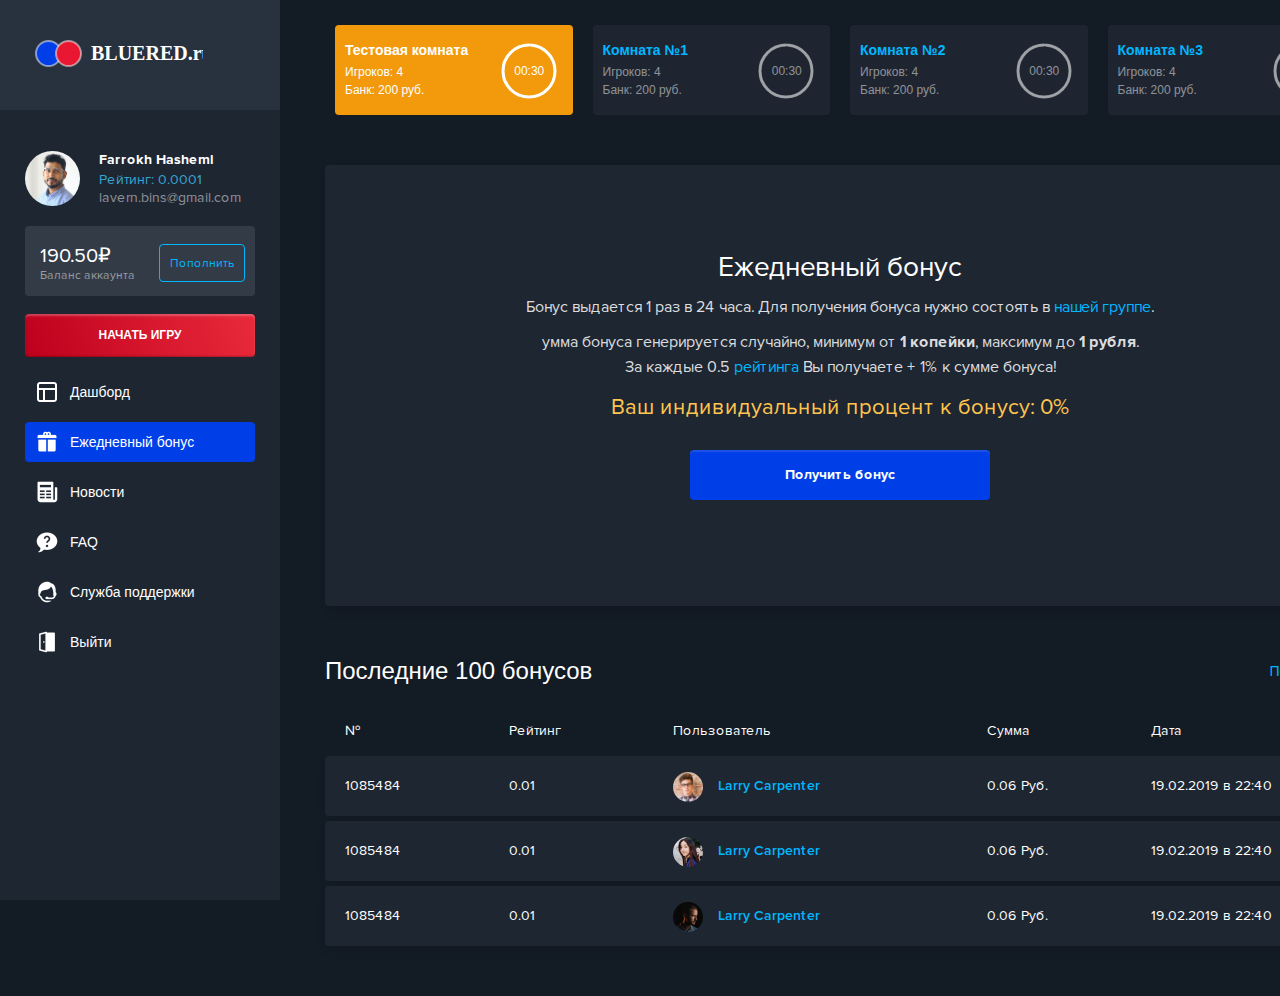
<file: bonus.html>
<!DOCTYPE html>
<!--  This site was created in Webflow. http://www.webflow.com  -->
<!--  Last Published: Wed Mar 13 2019 17:48:18 GMT+0000 (UTC)  -->
<html data-wf-page="5c88c29654b42c1b4e90e7f1" data-wf-site="5c7e595c0899245fafa96043">
<head>
  <meta charset="utf-8">
  <title>bonus</title>
  <meta content="bonus" property="og:title">
  <meta content="width=device-width, initial-scale=1" name="viewport">
  <meta content="Webflow" name="generator">
  <link href="css/normalize.css" rel="stylesheet" type="text/css">
  <link href="css/webflow.css" rel="stylesheet" type="text/css">
  <link href="css/blue-red.webflow.css" rel="stylesheet" type="text/css">
  <!-- [if lt IE 9]><script src="https://cdnjs.cloudflare.com/ajax/libs/html5shiv/3.7.3/html5shiv.min.js" type="text/javascript"></script><![endif] -->
  <script type="text/javascript">!function(o,c){var n=c.documentElement,t=" w-mod-";n.className+=t+"js",("ontouchstart"in o||o.DocumentTouch&&c instanceof DocumentTouch)&&(n.className+=t+"touch")}(window,document);</script>
  <link href="https://daks2k3a4ib2z.cloudfront.net/img/favicon.ico" rel="shortcut icon" type="image/x-icon">
  <link href="https://daks2k3a4ib2z.cloudfront.net/img/webclip.png" rel="apple-touch-icon">
</head>
<body class="body-dashoard">
  <div data-collapse="medium" data-animation="over-left" data-duration="200" data-easing="ease-in" data-doc-height="1" data-no-scroll="1" class="dashboard-nav w-nav">
    <div class="dashboard-nav-container w-container"><a href="#" id="w-node-a1df6787cf0a-4e90e7f1" class="dashbaord-brand w-nav-brand"><img src="images/logo.svg" alt="" class="image-2"><img src="images/logo2.png" height="27" alt="" class="image-3"></a>
      <div class="dashboard-nav-links-container">
        <nav role="navigation" class="nav-menu-2 w-nav-menu">
          <div class="menu-button-dashboard w-nav-button"><img src="images/close.png" height="14" alt="" class="icon-close">
            <div class="burger-menu-text">Закрыть</div>
          </div>
          <div class="menu-profile"><img src="images/avatar5.png" height="50" width="50" srcset="images/avatar5-p-500.png 500w, images/avatar5.png 552w" sizes="(max-width: 991px) 100vw, 55px" alt="" class="profile-avatar">
            <div class="menu-profile-title">
              <div class="profile-name">Farrokh Hashemi</div>
              <div class="profile-rating">Рейтинг: 0.0001 </div>
              <div class="profile-email">lavern.bins@gmail.com</div>
            </div>
          </div>
          <div class="profile-balance w-clearfix">
            <div class="balance-title">190.50₽</div>
            <div class="balance-description">Баланс аккаунта</div><a href="#" class="add-funds-profile-btn w-button">Пополнить</a></div>
          <div class="div-block-3"></div><a href="#" class="btn-red dashboard-nav-btn w-button">Начать игру</a><a href="balance-income.html" class="dashboard-nav-link dashbaord-link w-nav-link">Дашборд</a><a href="bonus.html" class="dashboard-nav-link bonus-link w-nav-link w--current">Ежедневный бонус</a><a href="news.html" class="dashboard-nav-link news-link w-nav-link">Новости</a><a href="#" class="dashboard-nav-link faq-link w-nav-link">FAQ</a><a href="#" class="dashboard-nav-link logout-link w-nav-link">Служба поддержки</a><a href="#" class="dashboard-nav-link support-link w-nav-link">Выйти</a></nav>
      </div>
      <div class="menu-button-2 w-nav-button">
        <div class="w-icon-nav-menu"></div>
      </div>
    </div>
  </div>
  <div class="custom-container dashboard top-margin">
    <div class="w-row">
      <div class="room-collumn w-col w-col-3 w-col-medium-6">
        <div class="dashboard-room-active">
          <a href="#" class="dasboard-links w-inline-block">
            <div><strong class="room-title">Тестовая комната</strong></div>
            <div class="room-description">Игроков: 4<br>Банк: 200 руб.</div>
          </a>
          <div class="html-embed w-embed">
            <div class="countdown">
              <div id="countdown-number" class="countdown-number">00:30</div>
              <svg>
    <circle class="bg" r="26" cx="28" cy="28"></circle>
    <circle class="progress" r="26" cx="28" cy="28"></circle>
  </svg>
            </div>
          </div>
        </div>
      </div>
      <div class="room-collumn w-col w-col-3 w-col-medium-6">
        <div class="dashboard-room">
          <a href="#" class="dasboard-links w-inline-block">
            <div><strong class="room-title-deactive">Комната №1</strong></div>
            <div class="room-description-deative">Игроков: 4<br>Банк: 200 руб.</div>
          </a>
          <div class="html-embed w-embed">
            <div class="countdown">
              <div id="countdown-number1" class="countdown-number1">00:30</div>
              <svg>
    <circle class="bg1" r="26" cx="28" cy="28"></circle>
    <circle class="progress1" r="26" cx="28" cy="28"></circle>
  </svg>
            </div>
          </div>
        </div>
      </div>
      <div class="room-collumn w-col w-col-3 w-col-medium-6">
        <div class="dashboard-room">
          <a href="#" class="dasboard-links w-inline-block">
            <div><strong class="room-title-deactive">Комната №2</strong></div>
            <div class="room-description-deative">Игроков: 4<br>Банк: 200 руб.</div>
          </a>
          <div class="html-embed w-embed">
            <div class="countdown">
              <div id="countdown-number2" class="countdown-number2">00:30</div>
              <svg>
    <circle class="bg2" r="26" cx="28" cy="28"></circle>
    <circle class="progress2" r="26" cx="28" cy="28"></circle>
  </svg>
            </div>
          </div>
        </div>
      </div>
      <div class="room-collumn w-col w-col-3 w-col-medium-6">
        <div class="dashboard-room">
          <a href="#" class="dasboard-links w-inline-block">
            <div><strong class="room-title-deactive">Комната №3</strong></div>
            <div class="room-description-deative dasboard-links">Игроков: 4<br>Банк: 200 руб.</div>
          </a>
          <div class="html-embed w-embed">
            <div class="countdown">
              <div id="countdown-number3" class="countdown-number3">00:30</div>
              <svg>
    <circle class="bg3" r="26" cx="28" cy="28"></circle>
    <circle class="progress3" r="26" cx="28" cy="28"></circle>
  </svg>
            </div>
          </div>
        </div>
      </div>
    </div>
  </div>
  <div class="custom-container dashboard">
    <div class="block-bg">
      <div class="block-title-center">
        <h1 class="block-title">Ежедневный бонус</h1>
        <div class="bonus-text">Бонус выдается 1 раз в 24 часа. Для получения бонуса нужно состоять в <a href="#" class="link">нашей группе</a>.</div>
        <div class="bonus-text">умма бонуса генерируется случайно, минимум от <strong>1 копейки</strong>, максимум до <strong>1 рубля</strong>. <br>За каждые 0.5 <span class="link">рейтинга</span> Вы получаете + 1% к сумме бонуса! </div>
        <div class="bonus-yellow-title">Ваш индивидуальный процент к бонусу: 0%</div><a href="#" class="blue-btn header-btn w-button">Получить бонус</a></div>
    </div>
  </div>
  <div class="custom-container dashboard footer-margin">
    <div class="w-clearfix">
      <h3 class="h3 inline">Последние 100 бонусов</h3>
      <div class="link inline right">Показать все</div>
    </div>
    <div class="table">
      <div class="header-row">
        <div class="table-header-text">№</div>
        <div class="table-header-text">Рейтинг</div>
        <div class="table-header-text user">Пользователь</div>
        <div class="table-header-text">Сумма</div>
        <div class="table-header-text">Дата</div>
      </div>
      <div class="table-row">
        <div class="table-text id">1085484</div>
        <div class="table-text rating">0.01</div>
        <div class="table-user"><img src="images/avatar4.png" height="50" width="50" srcset="images/avatar4-p-500.png 500w, images/avatar4.png 512w" sizes="30px" alt="" class="table-avatar"><a href="#" class="link table-profile-name">Larry Carpenter</a></div>
        <div class="table-text amount">0.06 Руб.</div>
        <div class="table-text date-time">19.02.2019 в 22:40</div>
      </div>
      <div class="table-row">
        <div class="table-text id">1085484</div>
        <div class="table-text rating">0.01</div>
        <div class="table-user"><img src="images/avatar3.png" height="50" width="50" alt="" class="table-avatar"><a href="#" class="link table-profile-name">Larry Carpenter</a></div>
        <div class="table-text amount">0.06 Руб.</div>
        <div class="table-text date-time">19.02.2019 в 22:40</div>
      </div>
      <div class="table-row">
        <div class="table-text id">1085484</div>
        <div class="table-text rating">0.01</div>
        <div class="table-user"><img src="images/avatar2.png" height="50" width="50" alt="" class="table-avatar"><a href="#" class="link table-profile-name">Larry Carpenter</a></div>
        <div class="table-text amount">0.06 Руб.</div>
        <div class="table-text date-time">19.02.2019 в 22:40</div>
      </div>
    </div>
  </div>
  <script src="https://d1tdp7z6w94jbb.cloudfront.net/js/jquery-3.3.1.min.js" type="text/javascript" integrity="sha256-FgpCb/KJQlLNfOu91ta32o/NMZxltwRo8QtmkMRdAu8=" crossorigin="anonymous"></script>
  <script src="js/webflow.js" type="text/javascript"></script>
  <!-- [if lte IE 9]><script src="https://cdnjs.cloudflare.com/ajax/libs/placeholders/3.0.2/placeholders.min.js"></script><![endif] -->
  <style>
body {
  height: 100%;
  width: 100%;
  background-color: #333;
}
.countdown {
  position: relative;
  font-size:12px;
  margin: auto;
  height: 80px;
  width: 55px;
  text-align: center;
}
.countdown-number {
  color: white;
  display: inline-block;
  line-height: 105px;
}
svg {
  position: absolute;
  top: 0;
  right: 0;
  width: 80px;
  height: 80px;
  transform: rotateY(-180deg) rotateZ(-90deg);
}
svg .progress {
  stroke-dasharray: 160px;
  stroke-dashoffset: 0px;
  stroke-linecap: round;
  stroke-width: 3px;
  stroke: white;
  fill: none;
  animation: countdown 32s linear infinite backwards;
}
.bg {
  stroke-dasharray: 170px;
  stroke-dashoffset: 0px;
  stroke-linecap: round;
  stroke-width: 2px;
  stroke: rgba(255,255,255,0.5);
  fill: none;
}
@keyframes countdown {
  from {
    stroke-dashoffset: 0px;
  }
  to {
    stroke-dashoffset: 140px;
  }
}	 
/*Timer 1*/	 
body {
  height: 100%;
  width: 100%;
  background-color: #333;
}
.countdown1 {
  position: relative;
  font-size:12px;
  margin: auto;
  height: 80px;
  width: 55px;
  text-align: center;
}
.countdown-number1 {
  color: rgba(255,255,255,0.5);
  display: inline-block;
  line-height: 105px;
}
svg {
  position: absolute;
  top: 0;
  right: 0;
  width: 80px;
  height: 80px;
  transform: rotateY(-180deg) rotateZ(-90deg);
}
svg .progress1 {
  stroke-dasharray: 160px;
  stroke-dashoffset: 0px;
  stroke-linecap: round;
  stroke-width: 3px;
  stroke: rgba(255,255,255,0.5);
  fill: none;
  animation: countdown 32s linear infinite backwards;
}
.bg1 {
  stroke-dasharray: 170px;
  stroke-dashoffset: 0px;
  stroke-linecap: round;
  stroke-width: 2px;
  stroke: rgba(255,255,255,0.15);
  fill: none;
}
@keyframes countdown {
  from {
    stroke-dashoffset: 0px;
  }
  to {
    stroke-dashoffset: 140px;
  }
}	 
/*Timer 2*/
body {
  height: 100%;
  width: 100%;
  background-color: #333;
}
.countdown2 {
  position: relative;
  font-size:12px;
  margin: auto;
  height: 80px;
  width: 55px;
  text-align: center;
}
.countdown-number2 {
  color: rgba(255,255,255,0.5);
  display: inline-block;
  line-height: 105px;
}
svg {
  position: absolute;
  top: 0;
  right: 0;
  width: 80px;
  height: 80px;
  transform: rotateY(-180deg) rotateZ(-90deg);
}
svg .progress2 {
  stroke-dasharray: 160px;
  stroke-dashoffset: 0px;
  stroke-linecap: round;
  stroke-width: 3px;
  stroke: rgba(255,255,255,0.5);
  fill: none;
  animation: countdown 32s linear infinite backwards;
}
.bg2 {
  stroke-dasharray: 170px;
  stroke-dashoffset: 0px;
  stroke-linecap: round;
  stroke-width: 2px;
  stroke: rgba(255,255,255,0.15);
  fill: none;
}
@keyframes countdown {
  from {
    stroke-dashoffset: 0px;
  }
  to {
    stroke-dashoffset: 140px;
  }
}	 
/*Timer 3*/
body {
  height: 100%;
  width: 100%;
  background-color: #333;
}
.countdown3 {
  position: relative;
  font-size:12px;
  margin: auto;
  height: 80px;
  width: 55px;
  text-align: center;
}
.countdown-number3 {
  color: rgba(255,255,255,0.5);
  display: inline-block;
  line-height: 105px;
}
svg {
  position: absolute;
  top: 0;
  right: 0;
  width: 80px;
  height: 80px;
  transform: rotateY(-180deg) rotateZ(-90deg);
}
svg .progress3 {
  stroke-dasharray: 160px;
  stroke-dashoffset: 0px;
  stroke-linecap: round;
  stroke-width: 3px;
  stroke: rgba(255,255,255,0.5);
  fill: none;
  animation: countdown 32s linear infinite backwards;
}
.bg3 {
  stroke-dasharray: 170px;
  stroke-dashoffset: 0px;
  stroke-linecap: round;
  stroke-width: 2px;
  stroke: rgba(255,255,255,0.15);
  fill: none;
}
@keyframes countdown {
  from {
    stroke-dashoffset: 0px;
  }
  to {
    stroke-dashoffset: 160px;
  }
}
</style>
  <script>
function startTimer(duration, display) {
    var timer = duration, minutes, seconds;
    setInterval(function () {
        minutes = parseInt(timer / 60, 10)
        seconds = parseInt(timer % 60, 10);
        minutes = minutes < 10 ? "0" + minutes : minutes;
        seconds = seconds < 10 ? "0" + seconds : seconds;
        display.text(minutes + ":" + seconds);
        if (--timer < 0) {
            timer = duration;
        }
    }, 1000);
}
function Timer (){
var display = $('#countdown-number');
startTimer(30, display);	
}
function Timer1 (){
var display = $('#countdown-number1');
startTimer(30, display);	
}
function Timer2 (){
var display = $('#countdown-number2');
startTimer(30, display);	
}
function Timer3 (){
var display = $('#countdown-number3');
startTimer(30, display);	
}
$(document).ready(function (){
Timer ();
Timer1 ();
Timer2 ();
Timer3 ();
});	            
</script>
</body>
</html>
</file>
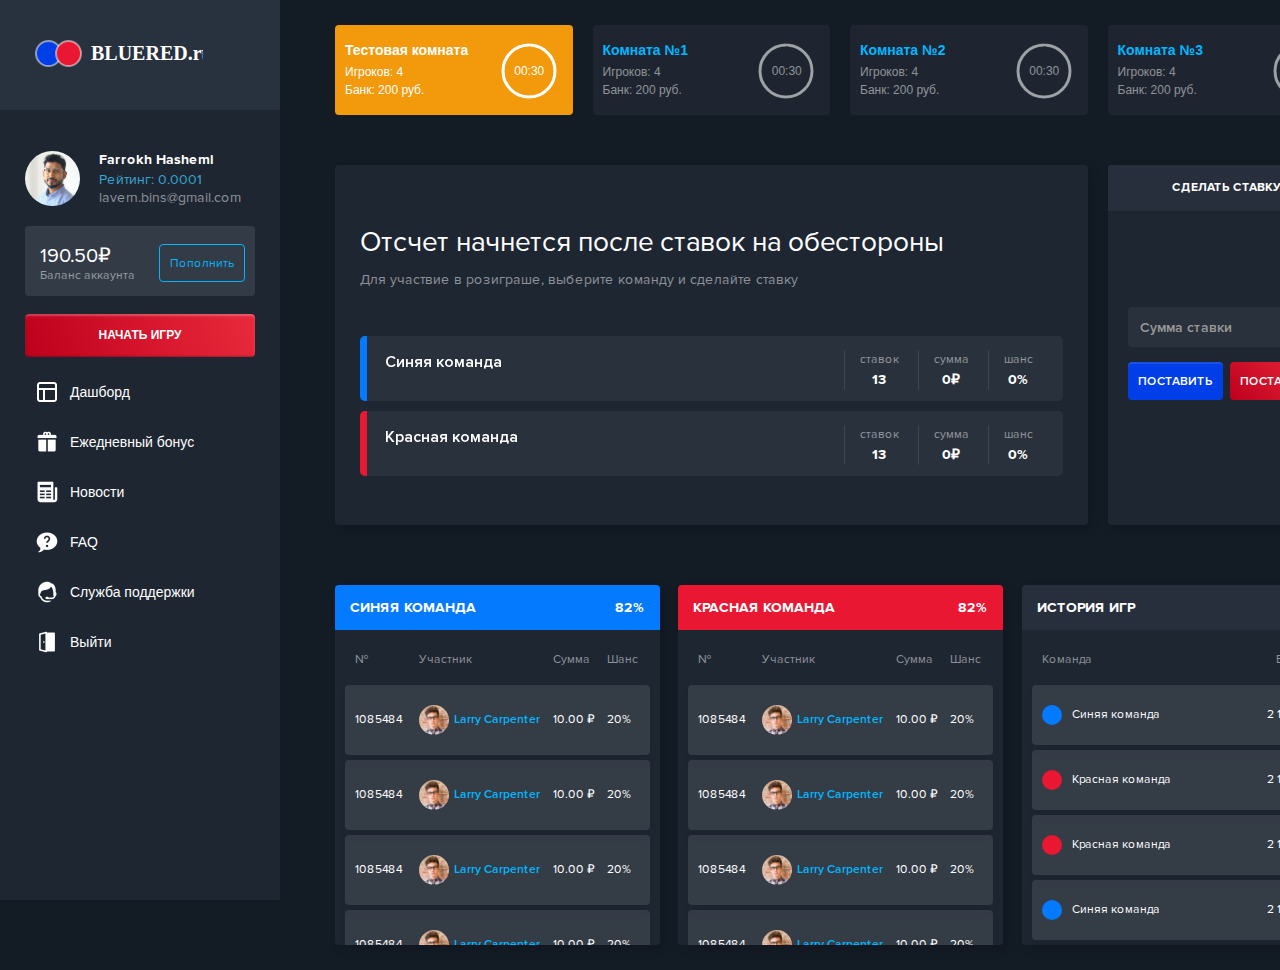
<file: game1.html>
<!DOCTYPE html>
<!--  This site was created in Webflow. http://www.webflow.com  -->
<!--  Last Published: Wed Mar 13 2019 17:48:18 GMT+0000 (UTC)  -->
<html data-wf-page="5c88cd9e54b42c946490fe83" data-wf-site="5c7e595c0899245fafa96043">
<head>
  <meta charset="utf-8">
  <title>game1</title>
  <meta content="game1" property="og:title">
  <meta content="width=device-width, initial-scale=1" name="viewport">
  <meta content="Webflow" name="generator">
  <link href="css/normalize.css" rel="stylesheet" type="text/css">
  <link href="css/webflow.css" rel="stylesheet" type="text/css">
  <link href="css/blue-red.webflow.css" rel="stylesheet" type="text/css">
  <!-- [if lt IE 9]><script src="https://cdnjs.cloudflare.com/ajax/libs/html5shiv/3.7.3/html5shiv.min.js" type="text/javascript"></script><![endif] -->
  <script type="text/javascript">!function(o,c){var n=c.documentElement,t=" w-mod-";n.className+=t+"js",("ontouchstart"in o||o.DocumentTouch&&c instanceof DocumentTouch)&&(n.className+=t+"touch")}(window,document);</script>
  <link href="https://daks2k3a4ib2z.cloudfront.net/img/favicon.ico" rel="shortcut icon" type="image/x-icon">
  <link href="https://daks2k3a4ib2z.cloudfront.net/img/webclip.png" rel="apple-touch-icon">
    <link rel="stylesheet" href="css/owl.carousel.min.css">
  <link rel="stylesheet" href="css/owl.theme.default.min.css">
</head>
<body class="body-dashoard">
  <div data-collapse="medium" data-animation="over-left" data-duration="200" data-easing="ease-in" data-doc-height="1" data-no-scroll="1" class="dashboard-nav w-nav">
    <div class="dashboard-nav-container w-container"><a href="#" id="w-node-a1df6787cf0a-6490fe83" class="dashbaord-brand w-nav-brand"><img src="images/logo.svg" alt="" class="image-2"><img src="images/logo2.png" height="27" alt="" class="image-3"></a>
      <div class="dashboard-nav-links-container">
        <nav role="navigation" class="nav-menu-2 w-nav-menu">
          <div class="menu-button-dashboard w-nav-button"><img src="images/close.png" height="14" alt="" class="icon-close">
            <div class="burger-menu-text">Закрыть</div>
          </div>
          <div class="menu-profile"><img src="images/avatar5.png" height="50" width="50" srcset="images/avatar5-p-500.png 500w, images/avatar5.png 552w" sizes="(max-width: 991px) 100vw, 55px" alt="" class="profile-avatar">
            <div class="menu-profile-title">
              <div class="profile-name">Farrokh Hashemi</div>
              <div class="profile-rating">Рейтинг: 0.0001 </div>
              <div class="profile-email">lavern.bins@gmail.com</div>
            </div>
          </div>
          <div class="profile-balance w-clearfix">
            <div class="balance-title">190.50₽</div>
            <div class="balance-description">Баланс аккаунта</div><a href="#" class="add-funds-profile-btn w-button">Пополнить</a></div>
          <div class="div-block-3"></div><a href="#" class="btn-red dashboard-nav-btn w-button">Начать игру</a><a href="balance-income.html" class="dashboard-nav-link dashbaord-link w-nav-link">Дашборд</a><a href="bonus.html" class="dashboard-nav-link bonus-link w-nav-link">Ежедневный бонус</a><a href="news.html" class="dashboard-nav-link news-link w-nav-link">Новости</a><a href="#" class="dashboard-nav-link faq-link w-nav-link">FAQ</a><a href="#" class="dashboard-nav-link logout-link w-nav-link">Служба поддержки</a><a href="#" class="dashboard-nav-link support-link w-nav-link">Выйти</a></nav>
      </div>
      <div class="menu-button-2 w-nav-button">
        <div class="w-icon-nav-menu"></div>
      </div>
    </div>
  </div>
  <div class="custom-container dashboard top-margin">
    <div class="w-row">
      <div class="room-collumn w-col w-col-3 w-col-medium-6">
        <div class="dashboard-room-active">
          <a href="#" class="dasboard-links w-inline-block">
            <div><strong class="room-title">Тестовая комната</strong></div>
            <div class="room-description">Игроков: 4<br>Банк: 200 руб.</div>
          </a>
          <div class="html-embed w-embed">
            <div class="countdown">
              <div id="countdown-number" class="countdown-number">00:30</div>
              <svg>
    <circle class="bg" r="26" cx="28" cy="28"></circle>
    <circle class="progress" r="26" cx="28" cy="28"></circle>
  </svg>
            </div>
          </div>
        </div>
      </div>
      <div class="room-collumn w-col w-col-3 w-col-medium-6">
        <div class="dashboard-room">
          <a href="#" class="dasboard-links w-inline-block">
            <div><strong class="room-title-deactive">Комната №1</strong></div>
            <div class="room-description-deative">Игроков: 4<br>Банк: 200 руб.</div>
          </a>
          <div class="html-embed w-embed">
            <div class="countdown">
              <div id="countdown-number1" class="countdown-number1">00:30</div>
              <svg>
    <circle class="bg1" r="26" cx="28" cy="28"></circle>
    <circle class="progress1" r="26" cx="28" cy="28"></circle>
  </svg>
            </div>
          </div>
        </div>
      </div>
      <div class="room-collumn w-col w-col-3 w-col-medium-6">
        <div class="dashboard-room">
          <a href="#" class="dasboard-links w-inline-block">
            <div><strong class="room-title-deactive">Комната №2</strong></div>
            <div class="room-description-deative">Игроков: 4<br>Банк: 200 руб.</div>
          </a>
          <div class="html-embed w-embed">
            <div class="countdown">
              <div id="countdown-number2" class="countdown-number2">00:30</div>
              <svg>
    <circle class="bg2" r="26" cx="28" cy="28"></circle>
    <circle class="progress2" r="26" cx="28" cy="28"></circle>
  </svg>
            </div>
          </div>
        </div>
      </div>
      <div class="room-collumn w-col w-col-3 w-col-medium-6">
        <div class="dashboard-room">
          <a href="#" class="dasboard-links w-inline-block">
            <div><strong class="room-title-deactive">Комната №3</strong></div>
            <div class="room-description-deative dasboard-links">Игроков: 4<br>Банк: 200 руб.</div>
          </a>
          <div class="html-embed w-embed">
            <div class="countdown">
              <div id="countdown-number3" class="countdown-number3">00:30</div>
              <svg>
    <circle class="bg3" r="26" cx="28" cy="28"></circle>
    <circle class="progress3" r="26" cx="28" cy="28"></circle>
  </svg>
            </div>
          </div>
        </div>
      </div>
    </div>
  </div>
  <div class="custom-container dashboard">
    <div class="w-row">
      <div class="column-3 w-col w-col-9 w-col-small-small-stack w-col-stack">
        <div class="game-bg">
          <div class="game-block-timer">
            <div class="dashboardtimer">
              <div class="countdown">
                <div id="dashboardtimer" class="countdown-number"></div>
                <svg>
    <circle class="bg" r="26" cx="28" cy="28"></circle>
    <circle class="progress" r="26" cx="28" cy="28"></circle>
  </svg>
              </div>

            </div>
            <div>
              <h1 class="block-title" id="totalAmount">2 550.00 ₽ </h1>
              <div class="sub-title margin-bottom dashboard-left">Банк игры</div>
            </div>
          </div>
          <div class="game-block-animation">
            <div>Выбор победителя</div>
            <div class="selected-block"></div>
            <div class="animation-block">
              <div class="div-block-4 w-clearfix owl-carousel">
                <div class="chips blue"></div>
                <div class="chips red"></div>
              </div>
            </div>
          </div>
          <div class="block-title-center">
            <h1 class="block-title">Отсчет начнется после ставок на обестороны</h1>
            <div class="sub-title margin-bottom dashboard-left">Для участвие в розиграше, выберите команду и сделайте ставку</div>
          </div>
          <div class="progress"id="blueteam-container">
            <div class="progress-fill blue" id="blueteam">
              <div class="members">
              </div>
            </div>
            <div class="progress-info w-clearfix">
              <div class="progress-name">Синяя команда</div>
              <div class="progress-statistic-block">
                <div class="progress-bets-block">
                  <div class="progress-statistic-block-title">ставок</div>
                  <div class="progress-statistic-block-text">13</div>
                </div>
                <div class="progress-amount-block">
                  <div class="progress-statistic-block-title">сумма</div>
                  <div class="progress-statistic-block-text"><strong>0</strong>₽</div>
                </div>
                <div class="progress-chanse-block">
                  <div class="progress-statistic-block-title">шанс</div>
                  <div class="progress-statistic-block-text"><strong>0%</strong></div>
                </div>
              </div>
            </div>
          </div>
          <div class="progress"id="redteam-container">
            <div class="progress-fill red" id="redteam">
              <div class="members">
              </div>
            </div>
            <div class="progress-info w-clearfix">
              <div class="progress-name">Красная команда</div>
              <div class="progress-statistic-block">
                <div class="progress-bets-block">
                  <div class="progress-statistic-block-title">ставок</div>
                  <div class="progress-statistic-block-text">13</div>
                </div>
                <div class="progress-amount-block">
                  <div class="progress-statistic-block-title">сумма</div>
                  <div class="progress-statistic-block-text"><strong>0</strong>₽</div>
                </div>
                <div class="progress-chanse-block">
                  <div class="progress-statistic-block-title">шанс</div>
                  <div class="progress-statistic-block-text"><strong>0%</strong></div>
                </div>
              </div>
            </div>
          </div>
        </div>
        
    <div class="final-modal" style="display: none;">
            <div class="final-title" >
            <h1 class="final-title-text">Поздравляем!</h1>
            <div class="sub-title">Синяя команда выиграла. Ваш выиграш <span class="text-span-2">2 480.00₽</span></div><img src="images/blue.png" width="109" alt="" class="final-img">
            <div class="sub-title">Новая игра начнется через 5 секунд</div>
          </div>
        </div>    
        
        
      </div>
      <div class="w-col w-col-3 w-col-small-small-stack w-col-stack">
        <div class="betsplit-bg">
          <div class="betsplit-header">
            <div class="betsplit-header-title">Сделать ставку</div>
          </div>
          <div class="betsplit-message">
            <div class="message success w-clearfix"><img src="images/cheked.png" height="15" width="15" alt="" class="betsplit-message-icon">
              <div class="betsplit-message-text">Ставка принята</div><!--<a href="#" class="betsplit-message-btn w-inline-block"></a>--></div>
          </div>
          <div class="betsplit-form w-form">
	          
            <div id="wf-form-bet-form" name="wf-form-bet-form" data-name="bet-form" redirect="#" data-redirect="#" action="" class="form w-clearfix">
	            <input type="number" class="form-field w-input" maxlength="256" name="amount" data-name="amount" placeholder="Сумма ставки" required="">
	            <button href="#" id="bluebetbtn" class="blue-btn betsplit-btn left w-button" onclick="BlueBet()">Поставить</button>
	            <button href="#" class="btn-red right w-button" id="redbetbtn" onclick="RedBet()">Поставить</button></form>
             </div></div>
        </div>
      </div>
    </div>
  </div>
  <div class="custom-container dashboard">
    <div class="w-row">
      <div class="column-3 w-col w-col-4 w-col-stack">
        <div class="game-table-bg">
          <div class="game-table-header blue w-clearfix">
            <div class="game-table-header-title">Синяя команда</div>
            <div class="game-table-header-title-percent"><strong>82%</strong></div>
          </div>
          <div class="game-table" id="blueteamtable">
            <div class="game-header-row">
              <div class="game-table-header-text game-id">№</div>
              <div class="game-table-header-text game-user">Участник</div>
              <div class="game-table-header-text game-amount">Сумма</div>
              <div class="game-table-header-text game-chanse">Шанс</div>
            </div>
            <div class="game-table-row">
              <div class="game-table-header-text game-id">1085484</div>
              <div class="game-table-header-text game-user"><img src="images/avatar4.png" height="50" width="50" srcset="images/avatar4-p-500.png 500w, images/avatar4.png 512w" sizes="30px" alt="" class="game-table-avatar"><a href="#" class="link game-table-profile-name">Larry Carpenter</a></div>
              <div class="game-table-header-text game-amount">10.00 ₽</div>
              <div class="game-table-header-text game-chanse">20%</div>
            </div>
            <div class="game-table-row">
              <div class="game-table-header-text game-id">1085484</div>
              <div class="game-table-header-text game-user"><img src="images/avatar4.png" height="50" width="50" srcset="images/avatar4-p-500.png 500w, images/avatar4.png 512w" sizes="30px" alt="" class="game-table-avatar"><a href="#" class="link table-profile-name">Larry Carpenter</a></div>
              <div class="game-table-header-text game-amount">10.00 ₽</div>
              <div class="game-table-header-text game-chanse">20%</div>
            </div>
            <div class="game-table-row">
              <div class="game-table-header-text game-id">1085484</div>
              <div class="game-table-header-text game-user"><img src="images/avatar4.png" height="50" width="50" srcset="images/avatar4-p-500.png 500w, images/avatar4.png 512w" sizes="30px" alt="" class="game-table-avatar"><a href="#" class="link table-profile-name">Larry Carpenter</a></div>
              <div class="game-table-header-text game-amount">10.00 ₽</div>
              <div class="game-table-header-text game-chanse">20%</div>
            </div>
            <div class="game-table-row">
              <div class="game-table-header-text game-id">1085484</div>
              <div class="game-table-header-text game-user"><img src="images/avatar4.png" height="50" width="50" srcset="images/avatar4-p-500.png 500w, images/avatar4.png 512w" sizes="30px" alt="" class="game-table-avatar"><a href="#" class="link table-profile-name">Larry Carpenter</a></div>
              <div class="game-table-header-text game-amount">10.00 ₽</div>
              <div class="game-table-header-text game-chanse">20%</div>
            </div>
          </div>
        </div>
      </div>
      <div class="column-3 w-col w-col-4 w-col-stack">
        <div class="game-table-bg">
          <div class="game-table-header red w-clearfix">
            <div class="game-table-header-title">Красная команда</div>
            <div class="game-table-header-title-percent"><strong>82%</strong></div>
          </div>
          <div class="game-table" id="redteamtable">
            <div class="game-header-row">
              <div class="game-table-header-text game-id">№</div>
              <div class="game-table-header-text game-user">Участник</div>
              <div class="game-table-header-text game-amount">Сумма</div>
              <div class="game-table-header-text game-chanse">Шанс</div>
            </div>
            <div class="game-table-row">
              <div class="game-table-header-text game-id">1085484</div>
              <div class="game-table-header-text game-user"><img src="images/avatar4.png" height="50" width="50" srcset="images/avatar4-p-500.png 500w, images/avatar4.png 512w" sizes="30px" alt="" class="game-table-avatar"><a href="#" class="link game-table-profile-name">Larry Carpenter</a></div>
              <div class="game-table-header-text game-amount">10.00 ₽</div>
              <div class="game-table-header-text game-chanse">20%</div>
            </div>
            <div class="game-table-row">
              <div class="game-table-header-text game-id">1085484</div>
              <div class="game-table-header-text game-user"><img src="images/avatar4.png" height="50" width="50" srcset="images/avatar4-p-500.png 500w, images/avatar4.png 512w" sizes="30px" alt="" class="game-table-avatar"><a href="#" class="link table-profile-name">Larry Carpenter</a></div>
              <div class="game-table-header-text game-amount">10.00 ₽</div>
              <div class="game-table-header-text game-chanse">20%</div>
            </div>
            <div class="game-table-row">
              <div class="game-table-header-text game-id">1085484</div>
              <div class="game-table-header-text game-user"><img src="images/avatar4.png" height="50" width="50" srcset="images/avatar4-p-500.png 500w, images/avatar4.png 512w" sizes="30px" alt="" class="game-table-avatar"><a href="#" class="link table-profile-name">Larry Carpenter</a></div>
              <div class="game-table-header-text game-amount">10.00 ₽</div>
              <div class="game-table-header-text game-chanse">20%</div>
            </div>
            <div class="game-table-row">
              <div class="game-table-header-text game-id">1085484</div>
              <div class="game-table-header-text game-user"><img src="images/avatar4.png" height="50" width="50" srcset="images/avatar4-p-500.png 500w, images/avatar4.png 512w" sizes="30px" alt="" class="game-table-avatar"><a href="#" class="link table-profile-name">Larry Carpenter</a></div>
              <div class="game-table-header-text game-amount">10.00 ₽</div>
              <div class="game-table-header-text game-chanse">20%</div>
            </div>
          </div>
        </div>
      </div>
      <div class="column-3 w-col w-col-4 w-col-stack">
        <div class="game-table-bg">
          <div class="game-table-header">
            <div class="game-table-header-title">История игр</div>
          </div>
          <div class="game-table">
            <div class="game-header-row w-clearfix">
              <div class="game-table-header-text game-team">Команда</div>
              <div class="game-table-header-text game-prize">Выиграш</div>
            </div>
            <div class="game-table-row w-clearfix">
              <div class="game-table-header-text game-team w-clearfix">
                <div class="blue-tema-logo"></div>
                <div class="game-table-team-title">Синяя команда </div>
              </div>
              <div class="game-table-header-text game-prize">2 199.00 ₽</div>
            </div>
            <div class="game-table-row w-clearfix">
              <div class="game-table-header-text game-team w-clearfix">
                <div class="red-tema-logo"></div>
                <div class="game-table-team-title">Красная команда </div>
              </div>
              <div class="game-table-header-text game-prize">2 199.00 ₽</div>
            </div>
            <div class="game-table-row w-clearfix">
              <div class="game-table-header-text game-team w-clearfix">
                <div class="red-tema-logo"></div>
                <div class="game-table-team-title">Красная команда </div>
              </div>
              <div class="game-table-header-text game-prize">2 199.00 ₽</div>
            </div>
            <div class="game-table-row w-clearfix">
              <div class="game-table-header-text game-team w-clearfix">
                <div class="blue-tema-logo"></div>
                <div class="game-table-team-title">Синяя команда </div>
              </div>
              <div class="game-table-header-text game-prize">2 199.00 ₽</div>
            </div>
            <div class="game-table-row w-clearfix">
              <div class="game-table-header-text game-team w-clearfix">
                <div class="blue-tema-logo"></div>
                <div class="game-table-team-title">Синяя команда </div>
              </div>
              <div class="game-table-header-text game-prize">2 199.00 ₽</div>
            </div>
          </div>
        </div>
      </div>
    </div>
  </div>
  <script src="https://d1tdp7z6w94jbb.cloudfront.net/js/jquery-3.3.1.min.js" type="text/javascript" integrity="sha256-FgpCb/KJQlLNfOu91ta32o/NMZxltwRo8QtmkMRdAu8=" crossorigin="anonymous"></script>
  <script src="js/webflow.js" type="text/javascript"></script>
  <script src="js/owl.carousel.min.js"></script>
    <script src="js/roulette.js"></script>
  <!-- [if lte IE 9]><script src="https://cdnjs.cloudflare.com/ajax/libs/placeholders/3.0.2/placeholders.min.js"></script><![endif] -->
  <style>
body {
  height: 100%;
  width: 100%;
  background-color: #333;
}
.countdown {
  position: relative;
  font-size:12px;
  margin: auto;
  height: 80px;
  width: 55px;
  text-align: center;
}
.countdown-number {
  color: white;
  display: inline-block;
  line-height: 105px;
}
svg {
  position: absolute;
  top: 0;
  right: 0;
  width: 80px;
  height: 80px;
  transform: rotateY(-180deg) rotateZ(-90deg);
}
svg .progress {
  stroke-dasharray: 160px;
  stroke-dashoffset: 0px;
  stroke-linecap: round;
  stroke-width: 3px;
  stroke: white;
  fill: none;
  animation: countdown 32s linear infinite backwards;
}
.bg {
  stroke-dasharray: 170px;
  stroke-dashoffset: 0px;
  stroke-linecap: round;
  stroke-width: 2px;
  stroke: rgba(255,255,255,0.5);
  fill: none;
}
@keyframes countdown {
  from {
    stroke-dashoffset: 0px;
  }
  to {
    stroke-dashoffset: 140px;
  }
}	 
/*Timer 1*/	 
body {
  height: 100%;
  width: 100%;
  background-color: #333;
}
.countdown1 {
  position: relative;
  font-size:12px;
  margin: auto;
  height: 80px;
  width: 55px;
  text-align: center;
}
.countdown-number1 {
  color: rgba(255,255,255,0.5);
  display: inline-block;
  line-height: 105px;
}
svg {
  position: absolute;
  top: 0;
  right: 0;
  width: 80px;
  height: 80px;
  transform: rotateY(-180deg) rotateZ(-90deg);
}
svg .progress1 {
  stroke-dasharray: 160px;
  stroke-dashoffset: 0px;
  stroke-linecap: round;
  stroke-width: 3px;
  stroke: rgba(255,255,255,0.5);
  fill: none;
  animation: countdown 32s linear infinite backwards;
}
.bg1 {
  stroke-dasharray: 170px;
  stroke-dashoffset: 0px;
  stroke-linecap: round;
  stroke-width: 2px;
  stroke: rgba(255,255,255,0.15);
  fill: none;
}
@keyframes countdown {
  from {
    stroke-dashoffset: 0px;
  }
  to {
    stroke-dashoffset: 140px;
  }
}	 
/*Timer 2*/
body {
  height: 100%;
  width: 100%;
  background-color: #333;
}
.countdown2 {
  position: relative;
  font-size:12px;
  margin: auto;
  height: 80px;
  width: 55px;
  text-align: center;
}
.countdown-number2 {
  color: rgba(255,255,255,0.5);
  display: inline-block;
  line-height: 105px;
}
svg {
  position: absolute;
  top: 0;
  right: 0;
  width: 80px;
  height: 80px;
  transform: rotateY(-180deg) rotateZ(-90deg);
}
svg .progress2 {
  stroke-dasharray: 160px;
  stroke-dashoffset: 0px;
  stroke-linecap: round;
  stroke-width: 3px;
  stroke: rgba(255,255,255,0.5);
  fill: none;
  animation: countdown 32s linear infinite backwards;
}
.bg2 {
  stroke-dasharray: 170px;
  stroke-dashoffset: 0px;
  stroke-linecap: round;
  stroke-width: 2px;
  stroke: rgba(255,255,255,0.15);
  fill: none;
}
@keyframes countdown {
  from {
    stroke-dashoffset: 0px;
  }
  to {
    stroke-dashoffset: 140px;
  }
}	 
/*Timer 3*/
body {
  height: 100%;
  width: 100%;
  background-color: #333;
}
.countdown3 {
  position: relative;
  font-size:12px;
  margin: auto;
  height: 80px;
  width: 55px;
  text-align: center;
}
.countdown-number3 {
  color: rgba(255,255,255,0.5);
  display: inline-block;
  line-height: 105px;
}
svg {
  position: absolute;
  top: 0;
  right: 0;
  width: 80px;
  height: 80px;
  transform: rotateY(-180deg) rotateZ(-90deg);
}
svg .progress3 {
  stroke-dasharray: 160px;
  stroke-dashoffset: 0px;
  stroke-linecap: round;
  stroke-width: 3px;
  stroke: rgba(255,255,255,0.5);
  fill: none;
  animation: countdown 32s linear infinite backwards;
}
.bg3 {
  stroke-dasharray: 170px;
  stroke-dashoffset: 0px;
  stroke-linecap: round;
  stroke-width: 2px;
  stroke: rgba(255,255,255,0.15);
  fill: none;
}
@keyframes countdown {
  from {
    stroke-dashoffset: 0px;
  }
  to {
    stroke-dashoffset: 160px;
  }
}
</style>
  <script>
function startTimer(duration, display) {
    var timer = duration, minutes, seconds;
    setInterval(function () {
        minutes = parseInt(timer / 60, 10)
        seconds = parseInt(timer % 60, 10);
        minutes = minutes < 10 ? "0" + minutes : minutes;
        seconds = seconds < 10 ? "0" + seconds : seconds;
        display.text(minutes + ":" + seconds);
        if (--timer < 0) {
            timer = duration;
        }
    }, 1000);
}

function Timer (){
var display = $('#countdown-number');
startTimer(30, display);	
}

function Dashboardtimer (){
var display = $('#dashboardtimer');
startTimer(30, display);	
}

function Timer1 (){
var display = $('#countdown-number1');
startTimer(30, display);	
}
function Timer2 (){
var display = $('#countdown-number2');
startTimer(30, display);	
}
function Timer3 (){
var display = $('#countdown-number3');
startTimer(30, display);	
}
$(document).ready(function (){
Timer ();
Timer1 ();
Timer2 ();
Timer3 ();
});	            
</script>
</body>
</html>
</file>
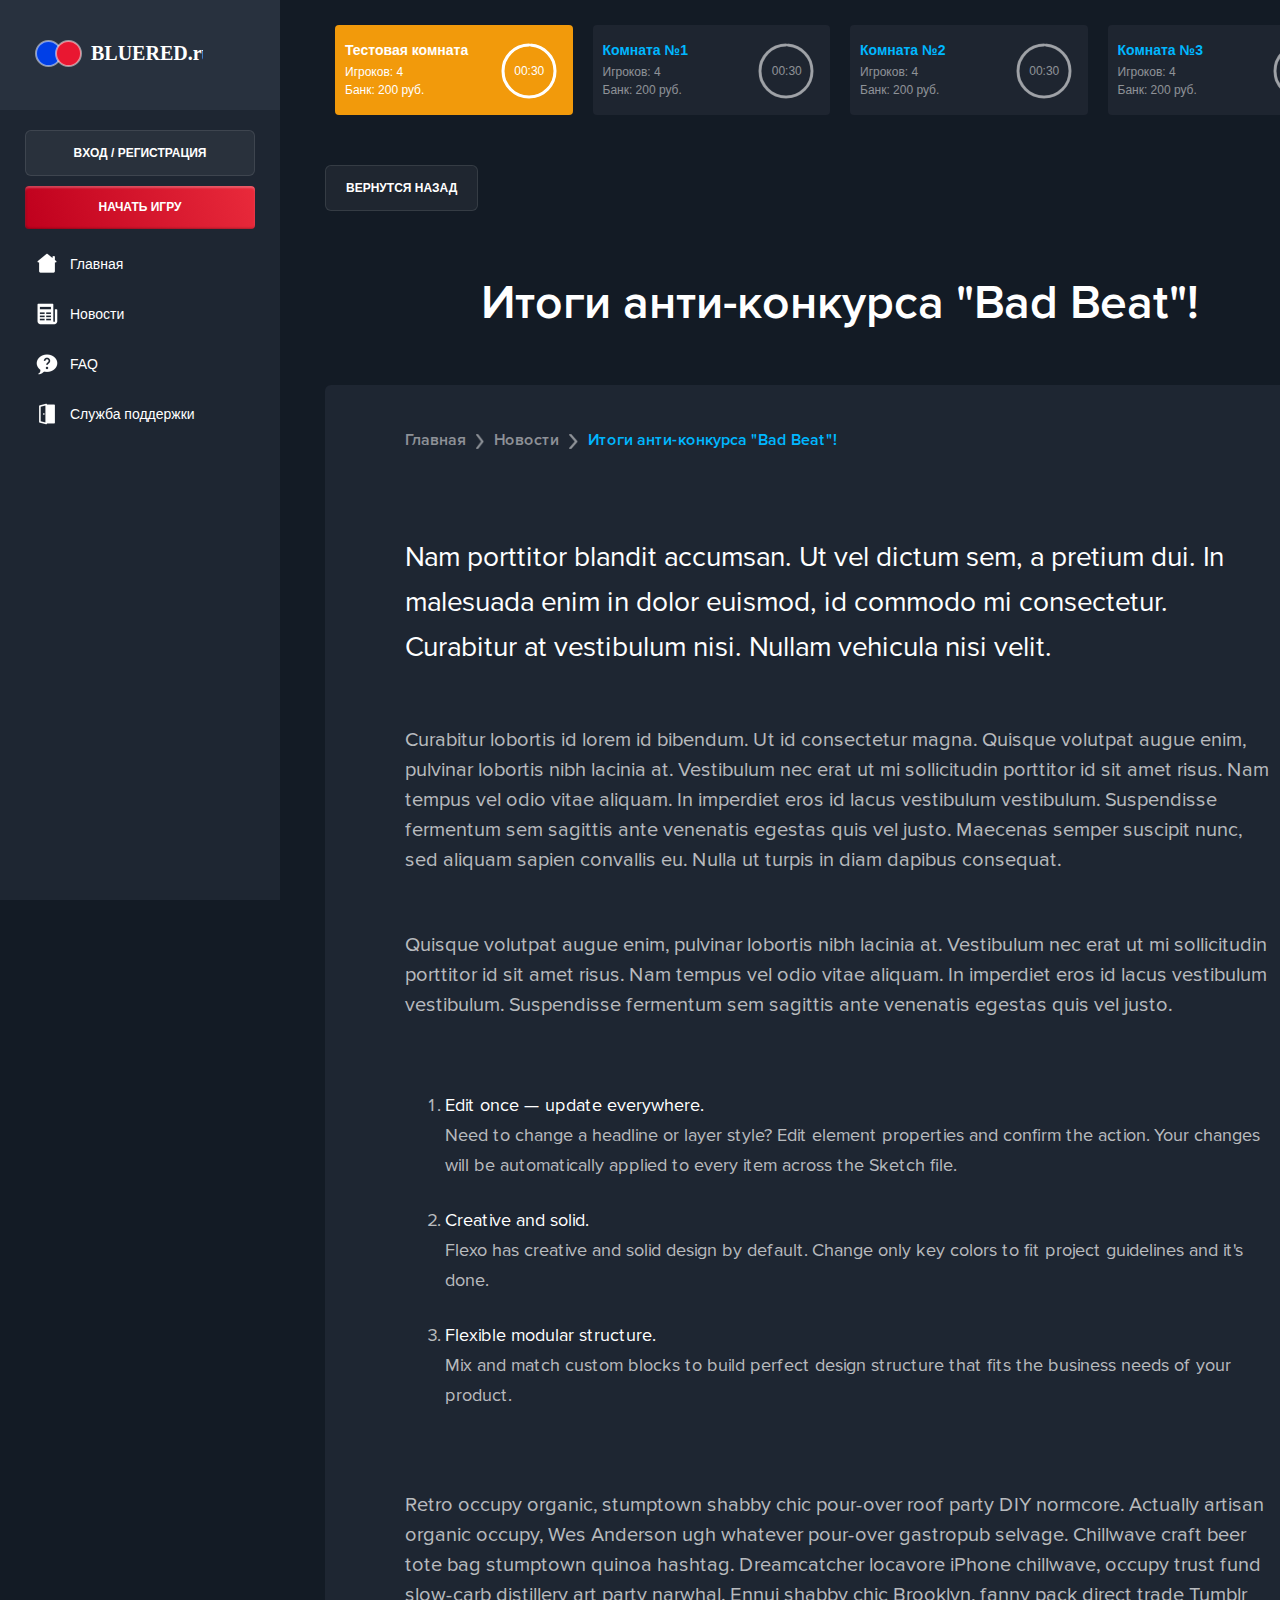
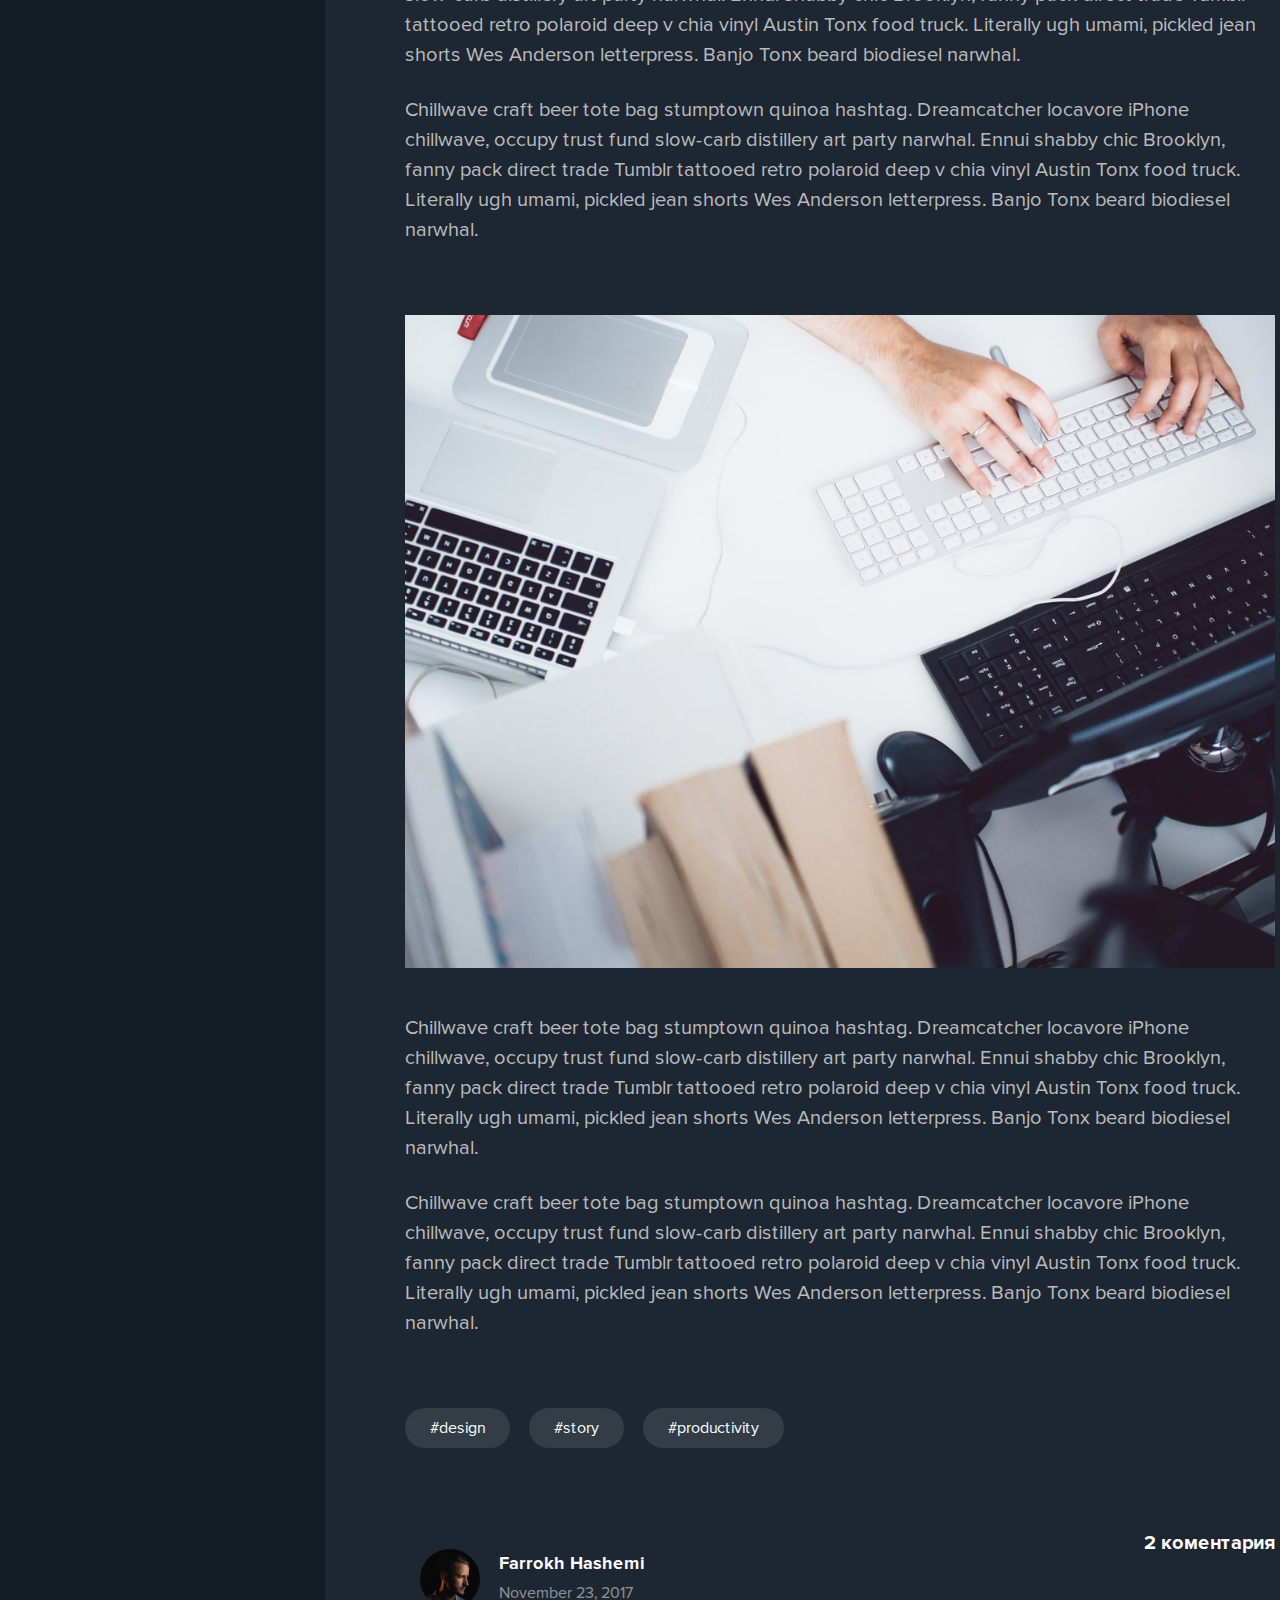
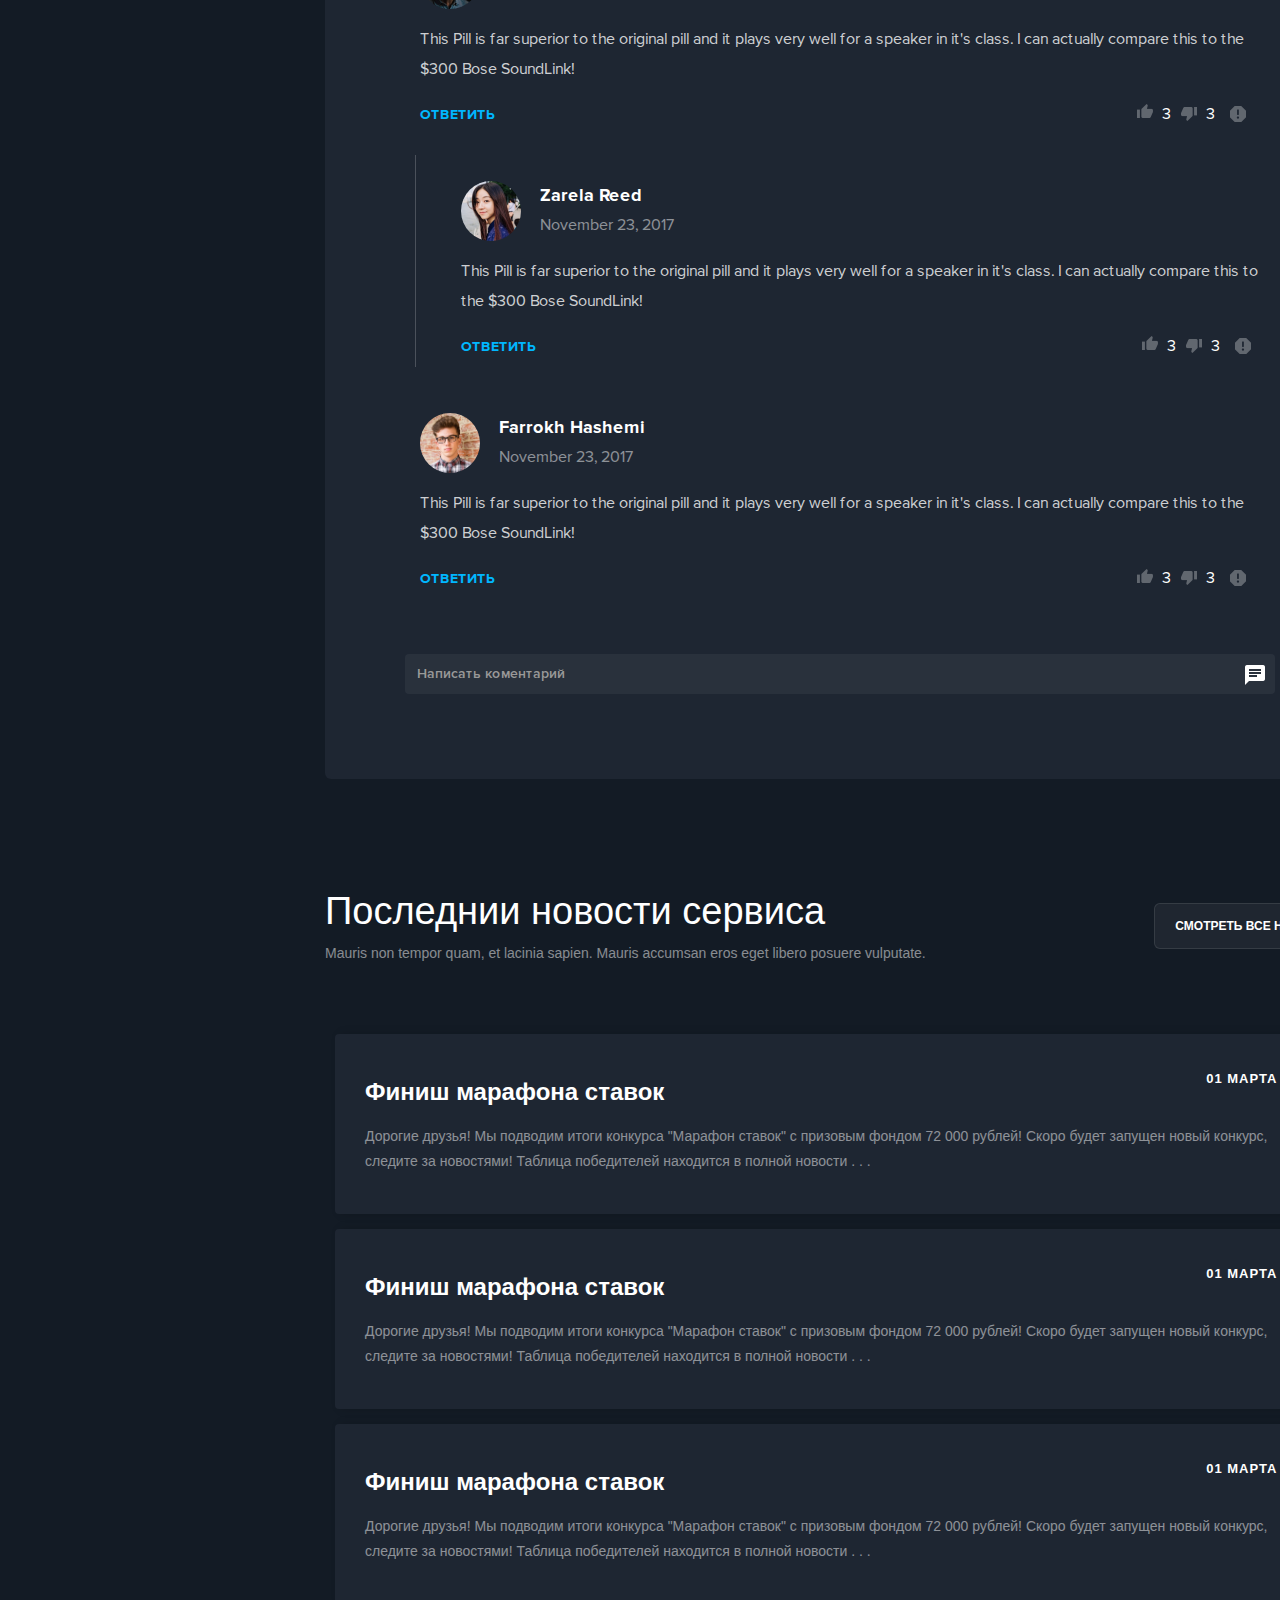
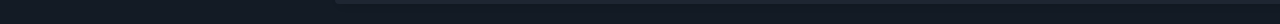
<file: news-article.html>
<!DOCTYPE html>
<!--  This site was created in Webflow. http://www.webflow.com  -->
<!--  Last Published: Wed Mar 13 2019 17:48:18 GMT+0000 (UTC)  -->
<html data-wf-page="5c8626618f0953eaf1bf73ae" data-wf-site="5c7e595c0899245fafa96043">
<head>
  <meta charset="utf-8">
  <title>news article</title>
  <meta content="news article" property="og:title">
  <meta content="width=device-width, initial-scale=1" name="viewport">
  <meta content="Webflow" name="generator">
  <link href="css/normalize.css" rel="stylesheet" type="text/css">
  <link href="css/webflow.css" rel="stylesheet" type="text/css">
  <link href="css/blue-red.webflow.css" rel="stylesheet" type="text/css">
  <!-- [if lt IE 9]><script src="https://cdnjs.cloudflare.com/ajax/libs/html5shiv/3.7.3/html5shiv.min.js" type="text/javascript"></script><![endif] -->
  <script type="text/javascript">!function(o,c){var n=c.documentElement,t=" w-mod-";n.className+=t+"js",("ontouchstart"in o||o.DocumentTouch&&c instanceof DocumentTouch)&&(n.className+=t+"touch")}(window,document);</script>
  <link href="https://daks2k3a4ib2z.cloudfront.net/img/favicon.ico" rel="shortcut icon" type="image/x-icon">
  <link href="https://daks2k3a4ib2z.cloudfront.net/img/webclip.png" rel="apple-touch-icon">
</head>
<body class="body-dashoard">
  <div data-collapse="medium" data-animation="over-left" data-duration="200" data-easing="ease-in" data-doc-height="1" data-no-scroll="1" class="dashboard-nav w-nav">
    <div class="dashboard-nav-container w-container"><a href="#" id="w-node-a1df6787cf0a-f1bf73ae" class="dashbaord-brand w-nav-brand"><img src="images/logo.svg" alt="" class="image-2"><img src="images/logo2.png" height="27" alt="" class="image-3"></a>
      <div class="dashboard-nav-links-container">
        <nav role="navigation" class="nav-menu-2 w-nav-menu">
          <div class="menu-button-dashboard w-nav-button"><img src="images/close.png" height="14" alt="" class="icon-close">
            <div class="burger-menu-text">Закрыть</div>
          </div><a href="#" class="btn-transperent dashboard-nav-btn w-button">BХОД / Регистрация</a><a href="#" class="btn-red dashboard-nav-btn w-button">Начать игру</a><a href="index.html" class="dashboard-nav-link home-link w-nav-link">Главная</a><a href="news.html" class="dashboard-nav-link news-link w-nav-link">Новости</a><a href="#" class="dashboard-nav-link faq-link w-nav-link">FAQ</a><a href="#" class="dashboard-nav-link support-link w-nav-link">Служба поддержки</a></nav>
      </div>
      <div class="menu-button-2 w-nav-button">
        <div class="w-icon-nav-menu"></div>
      </div>
    </div>
  </div>
  <div class="custom-container dashboard top-margin">
    <div class="w-row">
      <div class="room-collumn w-col w-col-3 w-col-medium-6">
        <div class="dashboard-room-active">
          <a href="#" class="dasboard-links w-inline-block">
            <div><strong class="room-title">Тестовая комната</strong></div>
            <div class="room-description">Игроков: 4<br>Банк: 200 руб.</div>
          </a>
          <div class="html-embed w-embed">
            <div class="countdown">
              <div id="countdown-number" class="countdown-number">00:30</div>
              <svg>
    <circle class="bg" r="26" cx="28" cy="28"></circle>
    <circle class="progress" r="26" cx="28" cy="28"></circle>
  </svg>
            </div>
          </div>
        </div>
      </div>
      <div class="room-collumn w-col w-col-3 w-col-medium-6">
        <div class="dashboard-room">
          <a href="#" class="dasboard-links w-inline-block">
            <div><strong class="room-title-deactive">Комната №1</strong></div>
            <div class="room-description-deative">Игроков: 4<br>Банк: 200 руб.</div>
          </a>
          <div class="html-embed w-embed">
            <div class="countdown">
              <div id="countdown-number1" class="countdown-number1">00:30</div>
              <svg>
    <circle class="bg1" r="26" cx="28" cy="28"></circle>
    <circle class="progress1" r="26" cx="28" cy="28"></circle>
  </svg>
            </div>
          </div>
        </div>
      </div>
      <div class="room-collumn w-col w-col-3 w-col-medium-6">
        <div class="dashboard-room">
          <a href="#" class="dasboard-links w-inline-block">
            <div><strong class="room-title-deactive">Комната №2</strong></div>
            <div class="room-description-deative">Игроков: 4<br>Банк: 200 руб.</div>
          </a>
          <div class="html-embed w-embed">
            <div class="countdown">
              <div id="countdown-number2" class="countdown-number2">00:30</div>
              <svg>
    <circle class="bg2" r="26" cx="28" cy="28"></circle>
    <circle class="progress2" r="26" cx="28" cy="28"></circle>
  </svg>
            </div>
          </div>
        </div>
      </div>
      <div class="room-collumn w-col w-col-3 w-col-medium-6">
        <div class="dashboard-room">
          <a href="#" class="dasboard-links w-inline-block">
            <div><strong class="room-title-deactive">Комната №3</strong></div>
            <div class="room-description-deative dasboard-links">Игроков: 4<br>Банк: 200 руб.</div>
          </a>
          <div class="html-embed w-embed">
            <div class="countdown">
              <div id="countdown-number3" class="countdown-number3">00:30</div>
              <svg>
    <circle class="bg3" r="26" cx="28" cy="28"></circle>
    <circle class="progress3" r="26" cx="28" cy="28"></circle>
  </svg>
            </div>
          </div>
        </div>
      </div>
    </div>
  </div>
  <div class="custom-container dashboard"><a href="#" class="btn-transperent w-button">Вернутся назад</a></div>
  <div class="custom-container dashboard">
    <div class="article-title">
      <h1 class="article-title">Итоги анти-конкурса &quot;Bad Beat&quot;!</h1>
    </div>
  </div>
  <div class="custom-container dashboard">
    <div class="article-bg">
      <div class="breadcrumbs"><a href="#" class="breadcrumbs">Главная</a><img src="images/right.png" height="15" alt="" class="chebron-right"><a href="#" class="breadcrumbs">Новости</a><img src="images/right.png" height="15" alt="" class="chebron-right"><a href="#" class="breadcrumbs active">Итоги анти-конкурса &quot;Bad Beat&quot;!</a></div>
      <div class="article">
        <h2 class="article-h2">Nam porttitor blandit accumsan. Ut vel dictum sem, a pretium dui. In malesuada enim in dolor euismod, id commodo mi consectetur. Curabitur at vestibulum nisi. Nullam vehicula nisi velit.</h2>
        <div class="article-p">Curabitur lobortis id lorem id bibendum. Ut id consectetur magna. Quisque volutpat augue enim, pulvinar lobortis nibh lacinia at. Vestibulum nec erat ut mi sollicitudin porttitor id sit amet risus. Nam tempus vel odio vitae aliquam. In imperdiet eros id lacus vestibulum vestibulum. Suspendisse fermentum sem sagittis ante venenatis egestas quis vel justo. Maecenas semper suscipit nunc, sed aliquam sapien convallis eu. Nulla ut turpis in diam dapibus consequat.</div>
        <div class="article-p"><br>Quisque volutpat augue enim, pulvinar lobortis nibh lacinia at. Vestibulum nec erat ut mi sollicitudin porttitor id sit amet risus. Nam tempus vel odio vitae aliquam. In imperdiet eros id lacus vestibulum vestibulum. Suspendisse fermentum sem sagittis ante venenatis egestas quis vel justo.</div>
        <ul class="article-list">
          <li class="list-item"><span class="list-span">Edit once — update everywhere.<br></span>Need to change a headline or layer style? Edit element properties and confirm the action. Your changes will be automatically applied to every item across the Sketch file.</li>
          <li class="list-item"><span class="list-span">Creative and solid.<br></span>Flexo has creative and solid design by default. Change only key colors to fit project guidelines and it&#x27;s done.</li>
          <li class="list-item"><span class="list-span">Flexible modular structure. </span><br>Mix and match custom blocks to build perfect design structure that fits the business needs of your product.</li>
        </ul>
        <div class="article-p">Retro occupy organic, stumptown shabby chic pour-over roof party DIY normcore. Actually artisan organic occupy, Wes Anderson ugh whatever pour-over gastropub selvage. Chillwave craft beer tote bag stumptown quinoa hashtag. Dreamcatcher locavore iPhone chillwave, occupy trust fund slow-carb distillery art party narwhal. Ennui shabby chic Brooklyn, fanny pack direct trade Tumblr tattooed retro polaroid deep v chia vinyl Austin Tonx food truck. Literally ugh umami, pickled jean shorts Wes Anderson letterpress. Banjo Tonx beard biodiesel narwhal.</div>
        <div class="article-p">Chillwave craft beer tote bag stumptown quinoa hashtag. Dreamcatcher locavore iPhone chillwave, occupy trust fund slow-carb distillery art party narwhal. Ennui shabby chic Brooklyn, fanny pack direct trade Tumblr tattooed retro polaroid deep v chia vinyl Austin Tonx food truck. Literally ugh umami, pickled jean shorts Wes Anderson letterpress. Banjo Tonx beard biodiesel narwhal.</div>
        <div class="article-img"><img src="images/macbook-926121.jpg" width="1911.5" srcset="images/macbook-926121-p-1080.jpeg 1080w, images/macbook-926121-p-1600.jpeg 1600w, images/macbook-926121-p-2000.jpeg 2000w, images/macbook-926121-p-2600.jpeg 2600w, images/macbook-926121-p-3200.jpeg 3200w, images/macbook-926121.jpg 3823w" sizes="(max-width: 479px) 100vw, (max-width: 767px) 77vw, (max-width: 991px) 74vw, 870px" alt=""></div>
        <div class="article-p">Chillwave craft beer tote bag stumptown quinoa hashtag. Dreamcatcher locavore iPhone chillwave, occupy trust fund slow-carb distillery art party narwhal. Ennui shabby chic Brooklyn, fanny pack direct trade Tumblr tattooed retro polaroid deep v chia vinyl Austin Tonx food truck. Literally ugh umami, pickled jean shorts Wes Anderson letterpress. Banjo Tonx beard biodiesel narwhal.</div>
        <div class="article-p">Chillwave craft beer tote bag stumptown quinoa hashtag. Dreamcatcher locavore iPhone chillwave, occupy trust fund slow-carb distillery art party narwhal. Ennui shabby chic Brooklyn, fanny pack direct trade Tumblr tattooed retro polaroid deep v chia vinyl Austin Tonx food truck. Literally ugh umami, pickled jean shorts Wes Anderson letterpress. Banjo Tonx beard biodiesel narwhal.</div>
      </div>
      <div class="article-tags">
        <a href="#" class="tag w-inline-block">
          <div>#design</div>
        </a>
        <a href="#" class="tag w-inline-block">
          <div>#story</div>
        </a>
        <a href="#" class="tag w-inline-block">
          <div>#productivity</div>
        </a>
      </div>
      <div class="comments">
        <div class="comment-count w-clearfix">
          <div class="text-block-2">2 коментария</div>
        </div>
        <div class="comment"><img src="images/avatar2.png" width="60" height="60" alt="" class="comment-avatar">
          <div class="comment-title">
            <div class="name">Farrokh Hashemi</div>
            <div class="date">November 23, 2017</div>
          </div>
          <div class="comment-text">
            <p class="paragraph">This Pill is far superior to the original pill and it plays very well for a speaker in it&#x27;s class. I can actually compare this to the $300 Bose SoundLink!</p>
          </div>
          <div class="comment-links w-clearfix"><a href="#" class="answer-link"><strong>Ответить</strong></a>
            <div class="btns w-clearfix">
              <div class="btns"><a href="#" class="comments-link-btns thumb-up">3</a><a href="#" class="comments-link-btns thumb-down">3</a><a href="#" class="comments-link-btns alert"></a></div>
            </div>
          </div>
        </div>
        <div class="comment-answer"><img src="images/avatar3.png" width="60" height="60" alt="" class="comment-avatar">
          <div class="comment-title">
            <div class="name">Zarela Reed</div>
            <div class="date">November 23, 2017</div>
          </div>
          <div class="comment-text">
            <p class="paragraph">This Pill is far superior to the original pill and it plays very well for a speaker in it&#x27;s class. I can actually compare this to the $300 Bose SoundLink!</p>
          </div>
          <div class="comment-links w-clearfix"><a href="#" class="answer-link"><strong>Ответить</strong></a>
            <div class="btns"><a href="#" class="comments-link-btns thumb-up">3</a><a href="#" class="comments-link-btns thumb-down">3</a><a href="#" class="comments-link-btns alert"></a></div>
          </div>
        </div>
        <div class="comment"><img src="images/avatar4.png" width="60" height="60" srcset="images/avatar4-p-500.png 500w, images/avatar4.png 512w" sizes="(max-width: 479px) 100vw, 60px" alt="" class="comment-avatar">
          <div class="comment-title">
            <div class="name">Farrokh Hashemi</div>
            <div class="date">November 23, 2017</div>
          </div>
          <div class="comment-text">
            <p class="paragraph">This Pill is far superior to the original pill and it plays very well for a speaker in it&#x27;s class. I can actually compare this to the $300 Bose SoundLink!</p>
          </div>
          <div class="comment-links w-clearfix"><a href="#" class="answer-link"><strong>Ответить</strong></a>
            <div class="btns"><a href="#" class="comments-link-btns thumb-up">3</a><a href="#" class="comments-link-btns thumb-down">3</a><a href="#" class="comments-link-btns alert"></a></div>
          </div>
        </div>
        <div class="comment-form w-form">
          <form id="email-form" name="email-form" data-name="Email Form" class="comments-form w-clearfix"><input type="text" class="form-field w-input" maxlength="256" name="text" data-name="text" placeholder="Написать коментарий" id="text"><input type="submit" data-wait="Please wait..." value=" " class="send-btn w-button"></form>
          <div class="w-form-done">
            <div>Thank you! Your submission has been received!</div>
          </div>
          <div class="w-form-fail">
            <div>Oops! Something went wrong while submitting the form.</div>
          </div>
        </div>
      </div>
    </div>
  </div>
  <div class="custom-container dashboard padding0 padding-top w-clearfix">
    <h1 class="h1">Последнии новости сервиса</h1>
    <div class="sub-title margin-bottom dashboard-left">Mauris non tempor quam, et lacinia sapien. Mauris accumsan eros eget libero posuere vulputate.</div><a href="#" class="btn-transperent more-news-block w-button">Смотреть все новости</a></div>
  <div class="custom-container dashboard padding0 footer-margin">
    <div class="news-block w-clearfix">
      <h1 class="news-title">Финиш марафона ставок</h1>
      <div class="news-date"><strong class="bold-text-2">01 Марта 2019</strong></div>
      <p class="news-description">Дорогие друзья! Мы подводим итоги конкурса &quot;Марафон ставок&quot; с призовым фондом 72 000 рублей! Скоро будет запущен новый конкурс, следите за новостями! Таблица победителей находится в полной новости . . .</p>
    </div>
    <div class="news-block w-clearfix">
      <h1 class="news-title">Финиш марафона ставок</h1>
      <div class="news-date"><strong class="bold-text-2">01 Марта 2019</strong></div>
      <p class="news-description">Дорогие друзья! Мы подводим итоги конкурса &quot;Марафон ставок&quot; с призовым фондом 72 000 рублей! Скоро будет запущен новый конкурс, следите за новостями! Таблица победителей находится в полной новости . . .</p>
    </div>
    <div class="news-block w-clearfix">
      <h1 class="news-title">Финиш марафона ставок</h1>
      <div class="news-date"><strong class="bold-text-2">01 Марта 2019</strong></div>
      <p class="news-description">Дорогие друзья! Мы подводим итоги конкурса &quot;Марафон ставок&quot; с призовым фондом 72 000 рублей! Скоро будет запущен новый конкурс, следите за новостями! Таблица победителей находится в полной новости . . .</p>
    </div>
  </div>
  <script src="https://d1tdp7z6w94jbb.cloudfront.net/js/jquery-3.3.1.min.js" type="text/javascript" integrity="sha256-FgpCb/KJQlLNfOu91ta32o/NMZxltwRo8QtmkMRdAu8=" crossorigin="anonymous"></script>
  <script src="js/webflow.js" type="text/javascript"></script>
  <!-- [if lte IE 9]><script src="https://cdnjs.cloudflare.com/ajax/libs/placeholders/3.0.2/placeholders.min.js"></script><![endif] -->
  <style>
body {
  height: 100%;
  width: 100%;
  background-color: #333;
}
.countdown {
  position: relative;
  font-size:12px;
  margin: auto;
  height: 80px;
  width: 55px;
  text-align: center;
}
.countdown-number {
  color: white;
  display: inline-block;
  line-height: 105px;
}
svg {
  position: absolute;
  top: 0;
  right: 0;
  width: 80px;
  height: 80px;
  transform: rotateY(-180deg) rotateZ(-90deg);
}
svg .progress {
  stroke-dasharray: 160px;
  stroke-dashoffset: 0px;
  stroke-linecap: round;
  stroke-width: 3px;
  stroke: white;
  fill: none;
  animation: countdown 32s linear infinite backwards;
}
.bg {
  stroke-dasharray: 170px;
  stroke-dashoffset: 0px;
  stroke-linecap: round;
  stroke-width: 2px;
  stroke: rgba(255,255,255,0.5);
  fill: none;
}
@keyframes countdown {
  from {
    stroke-dashoffset: 0px;
  }
  to {
    stroke-dashoffset: 140px;
  }
}	 
/*Timer 1*/	 
body {
  height: 100%;
  width: 100%;
  background-color: #333;
}
.countdown1 {
  position: relative;
  font-size:12px;
  margin: auto;
  height: 80px;
  width: 55px;
  text-align: center;
}
.countdown-number1 {
  color: rgba(255,255,255,0.5);
  display: inline-block;
  line-height: 105px;
}
svg {
  position: absolute;
  top: 0;
  right: 0;
  width: 80px;
  height: 80px;
  transform: rotateY(-180deg) rotateZ(-90deg);
}
svg .progress1 {
  stroke-dasharray: 160px;
  stroke-dashoffset: 0px;
  stroke-linecap: round;
  stroke-width: 3px;
  stroke: rgba(255,255,255,0.5);
  fill: none;
  animation: countdown 32s linear infinite backwards;
}
.bg1 {
  stroke-dasharray: 170px;
  stroke-dashoffset: 0px;
  stroke-linecap: round;
  stroke-width: 2px;
  stroke: rgba(255,255,255,0.15);
  fill: none;
}
@keyframes countdown {
  from {
    stroke-dashoffset: 0px;
  }
  to {
    stroke-dashoffset: 140px;
  }
}	 
/*Timer 2*/
body {
  height: 100%;
  width: 100%;
  background-color: #333;
}
.countdown2 {
  position: relative;
  font-size:12px;
  margin: auto;
  height: 80px;
  width: 55px;
  text-align: center;
}
.countdown-number2 {
  color: rgba(255,255,255,0.5);
  display: inline-block;
  line-height: 105px;
}
svg {
  position: absolute;
  top: 0;
  right: 0;
  width: 80px;
  height: 80px;
  transform: rotateY(-180deg) rotateZ(-90deg);
}
svg .progress2 {
  stroke-dasharray: 160px;
  stroke-dashoffset: 0px;
  stroke-linecap: round;
  stroke-width: 3px;
  stroke: rgba(255,255,255,0.5);
  fill: none;
  animation: countdown 32s linear infinite backwards;
}
.bg2 {
  stroke-dasharray: 170px;
  stroke-dashoffset: 0px;
  stroke-linecap: round;
  stroke-width: 2px;
  stroke: rgba(255,255,255,0.15);
  fill: none;
}
@keyframes countdown {
  from {
    stroke-dashoffset: 0px;
  }
  to {
    stroke-dashoffset: 140px;
  }
}	 
/*Timer 3*/
body {
  height: 100%;
  width: 100%;
  background-color: #333;
}
.countdown3 {
  position: relative;
  font-size:12px;
  margin: auto;
  height: 80px;
  width: 55px;
  text-align: center;
}
.countdown-number3 {
  color: rgba(255,255,255,0.5);
  display: inline-block;
  line-height: 105px;
}
svg {
  position: absolute;
  top: 0;
  right: 0;
  width: 80px;
  height: 80px;
  transform: rotateY(-180deg) rotateZ(-90deg);
}
svg .progress3 {
  stroke-dasharray: 160px;
  stroke-dashoffset: 0px;
  stroke-linecap: round;
  stroke-width: 3px;
  stroke: rgba(255,255,255,0.5);
  fill: none;
  animation: countdown 32s linear infinite backwards;
}
.bg3 {
  stroke-dasharray: 170px;
  stroke-dashoffset: 0px;
  stroke-linecap: round;
  stroke-width: 2px;
  stroke: rgba(255,255,255,0.15);
  fill: none;
}
@keyframes countdown {
  from {
    stroke-dashoffset: 0px;
  }
  to {
    stroke-dashoffset: 160px;
  }
}
</style>
  <script>
function startTimer(duration, display) {
    var timer = duration, minutes, seconds;
    setInterval(function () {
        minutes = parseInt(timer / 60, 10)
        seconds = parseInt(timer % 60, 10);
        minutes = minutes < 10 ? "0" + minutes : minutes;
        seconds = seconds < 10 ? "0" + seconds : seconds;
        display.text(minutes + ":" + seconds);
        if (--timer < 0) {
            timer = duration;
        }
    }, 1000);
}
function Timer (){
var display = $('#countdown-number');
startTimer(30, display);	
}
function Timer1 (){
var display = $('#countdown-number1');
startTimer(30, display);	
}
function Timer2 (){
var display = $('#countdown-number2');
startTimer(30, display);	
}
function Timer3 (){
var display = $('#countdown-number3');
startTimer(30, display);	
}
$(document).ready(function (){
Timer ();
Timer1 ();
Timer2 ();
Timer3 ();
});	            
</script>
</body>
</html>
</file>
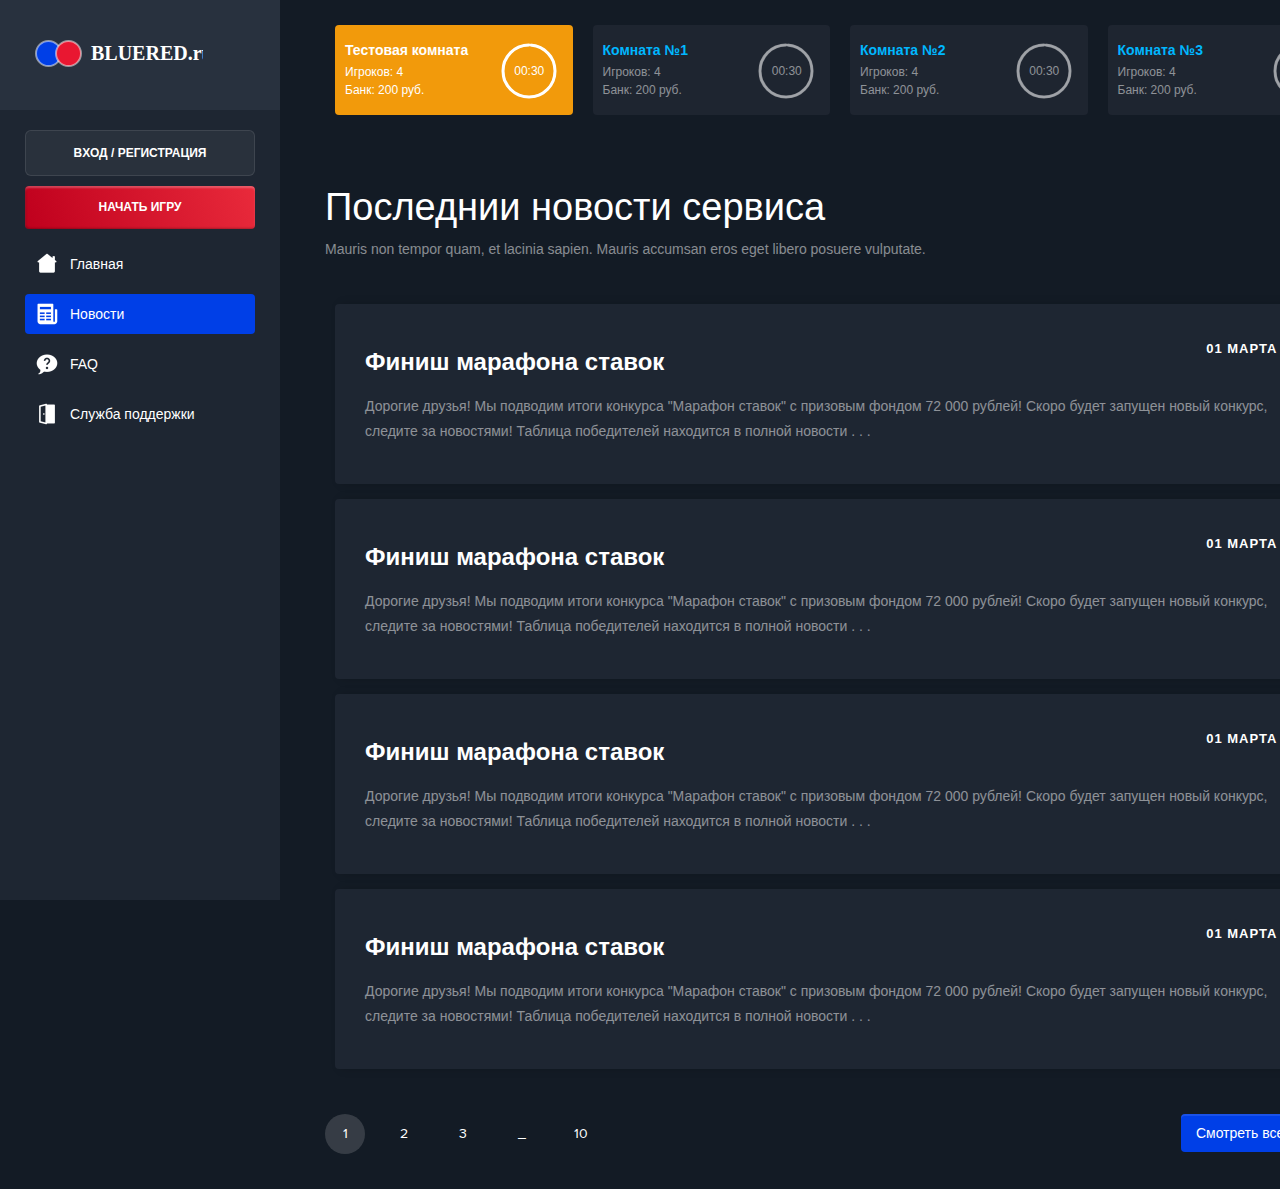
<file: news.html>
<!DOCTYPE html>
<!--  This site was created in Webflow. http://www.webflow.com  -->
<!--  Last Published: Wed Mar 13 2019 17:48:18 GMT+0000 (UTC)  -->
<html data-wf-page="5c80e63dab24dc7e367c0ecf" data-wf-site="5c7e595c0899245fafa96043">
<head>
  <meta charset="utf-8">
  <title>news</title>
  <meta content="news" property="og:title">
  <meta content="width=device-width, initial-scale=1" name="viewport">
  <meta content="Webflow" name="generator">
  <link href="css/normalize.css" rel="stylesheet" type="text/css">
  <link href="css/webflow.css" rel="stylesheet" type="text/css">
  <link href="css/blue-red.webflow.css" rel="stylesheet" type="text/css">
  <!-- [if lt IE 9]><script src="https://cdnjs.cloudflare.com/ajax/libs/html5shiv/3.7.3/html5shiv.min.js" type="text/javascript"></script><![endif] -->
  <script type="text/javascript">!function(o,c){var n=c.documentElement,t=" w-mod-";n.className+=t+"js",("ontouchstart"in o||o.DocumentTouch&&c instanceof DocumentTouch)&&(n.className+=t+"touch")}(window,document);</script>
  <link href="https://daks2k3a4ib2z.cloudfront.net/img/favicon.ico" rel="shortcut icon" type="image/x-icon">
  <link href="https://daks2k3a4ib2z.cloudfront.net/img/webclip.png" rel="apple-touch-icon">
</head>
<body class="body-dashoard">
  <div data-collapse="medium" data-animation="over-left" data-duration="200" data-easing="ease-in" data-doc-height="1" data-no-scroll="1" class="dashboard-nav w-nav">
    <div class="dashboard-nav-container w-container"><a href="#" id="w-node-a1df6787cf0a-367c0ecf" class="dashbaord-brand w-nav-brand"><img src="images/logo.svg" alt="" class="image-2"><img src="images/logo2.png" height="27" alt="" class="image-3"></a>
      <div id="w-node-b2e6a9a75686-367c0ecf" class="dashboard-nav-links-container">
        <nav role="navigation" class="nav-menu-2 w-nav-menu">
          <div class="menu-button-dashboard w-nav-button"><img src="images/close.png" height="14" alt="" class="icon-close">
            <div class="burger-menu-text">Закрыть</div>
          </div><a href="#" class="btn-transperent dashboard-nav-btn w-button">BХОД / Регистрация</a><a href="#" class="btn-red dashboard-nav-btn w-button">Начать игру</a><a href="index.html" class="dashboard-nav-link home-link w-nav-link">Главная</a><a href="news.html" class="dashboard-nav-link news-link w-nav-link w--current">Новости</a><a href="#" class="dashboard-nav-link faq-link w-nav-link">FAQ</a><a href="#" class="dashboard-nav-link support-link w-nav-link">Служба поддержки</a></nav>
      </div>
      <div class="menu-button-2 w-nav-button">
        <div class="w-icon-nav-menu"></div>
      </div>
    </div>
  </div>
  <div class="custom-container dashboard top-margin">
    <div class="w-row">
      <div class="room-collumn w-col w-col-3 w-col-medium-6">
        <div class="dashboard-room-active">
          <a href="#" class="dasboard-links w-inline-block">
            <div><strong class="room-title">Тестовая комната</strong></div>
            <div class="room-description">Игроков: 4<br>Банк: 200 руб.</div>
          </a>
          <div class="html-embed w-embed">
            <div class="countdown">
              <div id="countdown-number" class="countdown-number">00:30</div>
              <svg>
    <circle class="bg" r="26" cx="28" cy="28"></circle>
    <circle class="progress" r="26" cx="28" cy="28"></circle>
  </svg>
            </div>
          </div>
        </div>
      </div>
      <div class="room-collumn w-col w-col-3 w-col-medium-6">
        <div class="dashboard-room">
          <a href="#" class="dasboard-links w-inline-block">
            <div><strong class="room-title-deactive">Комната №1</strong></div>
            <div class="room-description-deative">Игроков: 4<br>Банк: 200 руб.</div>
          </a>
          <div class="html-embed w-embed">
            <div class="countdown">
              <div id="countdown-number1" class="countdown-number1">00:30</div>
              <svg>
    <circle class="bg1" r="26" cx="28" cy="28"></circle>
    <circle class="progress1" r="26" cx="28" cy="28"></circle>
  </svg>
            </div>
          </div>
        </div>
      </div>
      <div class="room-collumn w-col w-col-3 w-col-medium-6">
        <div class="dashboard-room">
          <a href="#" class="dasboard-links w-inline-block">
            <div><strong class="room-title-deactive">Комната №2</strong></div>
            <div class="room-description-deative">Игроков: 4<br>Банк: 200 руб.</div>
          </a>
          <div class="html-embed w-embed">
            <div class="countdown">
              <div id="countdown-number2" class="countdown-number2">00:30</div>
              <svg>
    <circle class="bg2" r="26" cx="28" cy="28"></circle>
    <circle class="progress2" r="26" cx="28" cy="28"></circle>
  </svg>
            </div>
          </div>
        </div>
      </div>
      <div class="room-collumn w-col w-col-3 w-col-medium-6">
        <div class="dashboard-room">
          <a href="#" class="dasboard-links w-inline-block">
            <div><strong class="room-title-deactive">Комната №3</strong></div>
            <div class="room-description-deative dasboard-links">Игроков: 4<br>Банк: 200 руб.</div>
          </a>
          <div class="html-embed w-embed">
            <div class="countdown">
              <div id="countdown-number3" class="countdown-number3">00:30</div>
              <svg>
    <circle class="bg3" r="26" cx="28" cy="28"></circle>
    <circle class="progress3" r="26" cx="28" cy="28"></circle>
  </svg>
            </div>
          </div>
        </div>
      </div>
    </div>
  </div>
  <div class="custom-container dashboard">
    <h1 class="h1">Последнии новости сервиса</h1>
    <div class="sub-title margin-bottom dashboard-left">Mauris non tempor quam, et lacinia sapien. Mauris accumsan eros eget libero posuere vulputate.</div>
  </div>
  <div class="custom-container dashboard padding0">
    <div class="news-block w-clearfix">
      <h1 class="news-title">Финиш марафона ставок</h1>
      <div class="news-date"><strong class="bold-text-2">01 Марта 2019</strong></div>
      <p class="news-description">Дорогие друзья! Мы подводим итоги конкурса &quot;Марафон ставок&quot; с призовым фондом 72 000 рублей! Скоро будет запущен новый конкурс, следите за новостями! Таблица победителей находится в полной новости . . .</p>
    </div>
    <div class="news-block w-clearfix">
      <h1 class="news-title">Финиш марафона ставок</h1>
      <div class="news-date"><strong class="bold-text-2">01 Марта 2019</strong></div>
      <p class="news-description">Дорогие друзья! Мы подводим итоги конкурса &quot;Марафон ставок&quot; с призовым фондом 72 000 рублей! Скоро будет запущен новый конкурс, следите за новостями! Таблица победителей находится в полной новости . . .</p>
    </div>
    <div class="news-block w-clearfix">
      <h1 class="news-title">Финиш марафона ставок</h1>
      <div class="news-date"><strong class="bold-text-2">01 Марта 2019</strong></div>
      <p class="news-description">Дорогие друзья! Мы подводим итоги конкурса &quot;Марафон ставок&quot; с призовым фондом 72 000 рублей! Скоро будет запущен новый конкурс, следите за новостями! Таблица победителей находится в полной новости . . .</p>
    </div>
    <div class="news-block w-clearfix">
      <h1 class="news-title">Финиш марафона ставок</h1>
      <div class="news-date"><strong class="bold-text-2">01 Марта 2019</strong></div>
      <p class="news-description">Дорогие друзья! Мы подводим итоги конкурса &quot;Марафон ставок&quot; с призовым фондом 72 000 рублей! Скоро будет запущен новый конкурс, следите за новостями! Таблица победителей находится в полной новости . . .</p>
    </div>
  </div>
  <div class="custom-container dashboard footer-margin w-clearfix">
    <div class="pagination">
      <a href="#" class="pagination-page-active w-inline-block">
        <div>1</div>
      </a>
      <a href="#" class="pagination-page w-inline-block">
        <div>2</div>
      </a>
      <a href="#" class="pagination-page w-inline-block">
        <div>3</div>
      </a>
      <a href="#" class="pagination-page w-inline-block">
        <div>_</div>
      </a>
      <a href="#" class="pagination-page w-inline-block">
        <div>10</div>
      </a>
    </div>
    <div class="load-more-pagination"><a href="#" class="blue-btn w-button">Смотреть все новости</a></div>
  </div>
  <script src="https://d1tdp7z6w94jbb.cloudfront.net/js/jquery-3.3.1.min.js" type="text/javascript" integrity="sha256-FgpCb/KJQlLNfOu91ta32o/NMZxltwRo8QtmkMRdAu8=" crossorigin="anonymous"></script>
  <script src="js/webflow.js" type="text/javascript"></script>
  <!-- [if lte IE 9]><script src="https://cdnjs.cloudflare.com/ajax/libs/placeholders/3.0.2/placeholders.min.js"></script><![endif] -->
  <style>
body {
  height: 100%;
  width: 100%;
  background-color: #333;
}
.countdown {
  position: relative;
  font-size:12px;
  margin: auto;
  height: 80px;
  width: 55px;
  text-align: center;
}
.countdown-number {
  color: white;
  display: inline-block;
  line-height: 105px;
}
svg {
  position: absolute;
  top: 0;
  right: 0;
  width: 80px;
  height: 80px;
  transform: rotateY(-180deg) rotateZ(-90deg);
}
svg .progress {
  stroke-dasharray: 160px;
  stroke-dashoffset: 0px;
  stroke-linecap: round;
  stroke-width: 3px;
  stroke: white;
  fill: none;
  animation: countdown 32s linear infinite backwards;
}
.bg {
  stroke-dasharray: 170px;
  stroke-dashoffset: 0px;
  stroke-linecap: round;
  stroke-width: 2px;
  stroke: rgba(255,255,255,0.5);
  fill: none;
}
@keyframes countdown {
  from {
    stroke-dashoffset: 0px;
  }
  to {
    stroke-dashoffset: 140px;
  }
}	 
/*Timer 1*/	 
body {
  height: 100%;
  width: 100%;
  background-color: #333;
}
.countdown1 {
  position: relative;
  font-size:12px;
  margin: auto;
  height: 80px;
  width: 55px;
  text-align: center;
}
.countdown-number1 {
  color: rgba(255,255,255,0.5);
  display: inline-block;
  line-height: 105px;
}
svg {
  position: absolute;
  top: 0;
  right: 0;
  width: 80px;
  height: 80px;
  transform: rotateY(-180deg) rotateZ(-90deg);
}
svg .progress1 {
  stroke-dasharray: 160px;
  stroke-dashoffset: 0px;
  stroke-linecap: round;
  stroke-width: 3px;
  stroke: rgba(255,255,255,0.5);
  fill: none;
  animation: countdown 32s linear infinite backwards;
}
.bg1 {
  stroke-dasharray: 170px;
  stroke-dashoffset: 0px;
  stroke-linecap: round;
  stroke-width: 2px;
  stroke: rgba(255,255,255,0.15);
  fill: none;
}
@keyframes countdown {
  from {
    stroke-dashoffset: 0px;
  }
  to {
    stroke-dashoffset: 140px;
  }
}	 
/*Timer 2*/
body {
  height: 100%;
  width: 100%;
  background-color: #333;
}
.countdown2 {
  position: relative;
  font-size:12px;
  margin: auto;
  height: 80px;
  width: 55px;
  text-align: center;
}
.countdown-number2 {
  color: rgba(255,255,255,0.5);
  display: inline-block;
  line-height: 105px;
}
svg {
  position: absolute;
  top: 0;
  right: 0;
  width: 80px;
  height: 80px;
  transform: rotateY(-180deg) rotateZ(-90deg);
}
svg .progress2 {
  stroke-dasharray: 160px;
  stroke-dashoffset: 0px;
  stroke-linecap: round;
  stroke-width: 3px;
  stroke: rgba(255,255,255,0.5);
  fill: none;
  animation: countdown 32s linear infinite backwards;
}
.bg2 {
  stroke-dasharray: 170px;
  stroke-dashoffset: 0px;
  stroke-linecap: round;
  stroke-width: 2px;
  stroke: rgba(255,255,255,0.15);
  fill: none;
}
@keyframes countdown {
  from {
    stroke-dashoffset: 0px;
  }
  to {
    stroke-dashoffset: 140px;
  }
}	 
/*Timer 3*/
body {
  height: 100%;
  width: 100%;
  background-color: #333;
}
.countdown3 {
  position: relative;
  font-size:12px;
  margin: auto;
  height: 80px;
  width: 55px;
  text-align: center;
}
.countdown-number3 {
  color: rgba(255,255,255,0.5);
  display: inline-block;
  line-height: 105px;
}
svg {
  position: absolute;
  top: 0;
  right: 0;
  width: 80px;
  height: 80px;
  transform: rotateY(-180deg) rotateZ(-90deg);
}
svg .progress3 {
  stroke-dasharray: 160px;
  stroke-dashoffset: 0px;
  stroke-linecap: round;
  stroke-width: 3px;
  stroke: rgba(255,255,255,0.5);
  fill: none;
  animation: countdown 32s linear infinite backwards;
}
.bg3 {
  stroke-dasharray: 170px;
  stroke-dashoffset: 0px;
  stroke-linecap: round;
  stroke-width: 2px;
  stroke: rgba(255,255,255,0.15);
  fill: none;
}
@keyframes countdown {
  from {
    stroke-dashoffset: 0px;
  }
  to {
    stroke-dashoffset: 160px;
  }
}
</style>
  <script>
function startTimer(duration, display) {
    var timer = duration, minutes, seconds;
    setInterval(function () {
        minutes = parseInt(timer / 60, 10)
        seconds = parseInt(timer % 60, 10);
        minutes = minutes < 10 ? "0" + minutes : minutes;
        seconds = seconds < 10 ? "0" + seconds : seconds;
        display.text(minutes + ":" + seconds);
        if (--timer < 0) {
            timer = duration;
        }
    }, 1000);
}
function Timer (){
var display = $('#countdown-number');
startTimer(30, display);	
}
function Timer1 (){
var display = $('#countdown-number1');
startTimer(30, display);	
}
function Timer2 (){
var display = $('#countdown-number2');
startTimer(30, display);	
}
function Timer3 (){
var display = $('#countdown-number3');
startTimer(30, display);	
}
$(document).ready(function (){
Timer ();
Timer1 ();
Timer2 ();
Timer3 ();
});	            
</script>
</body>
</html>
</file>
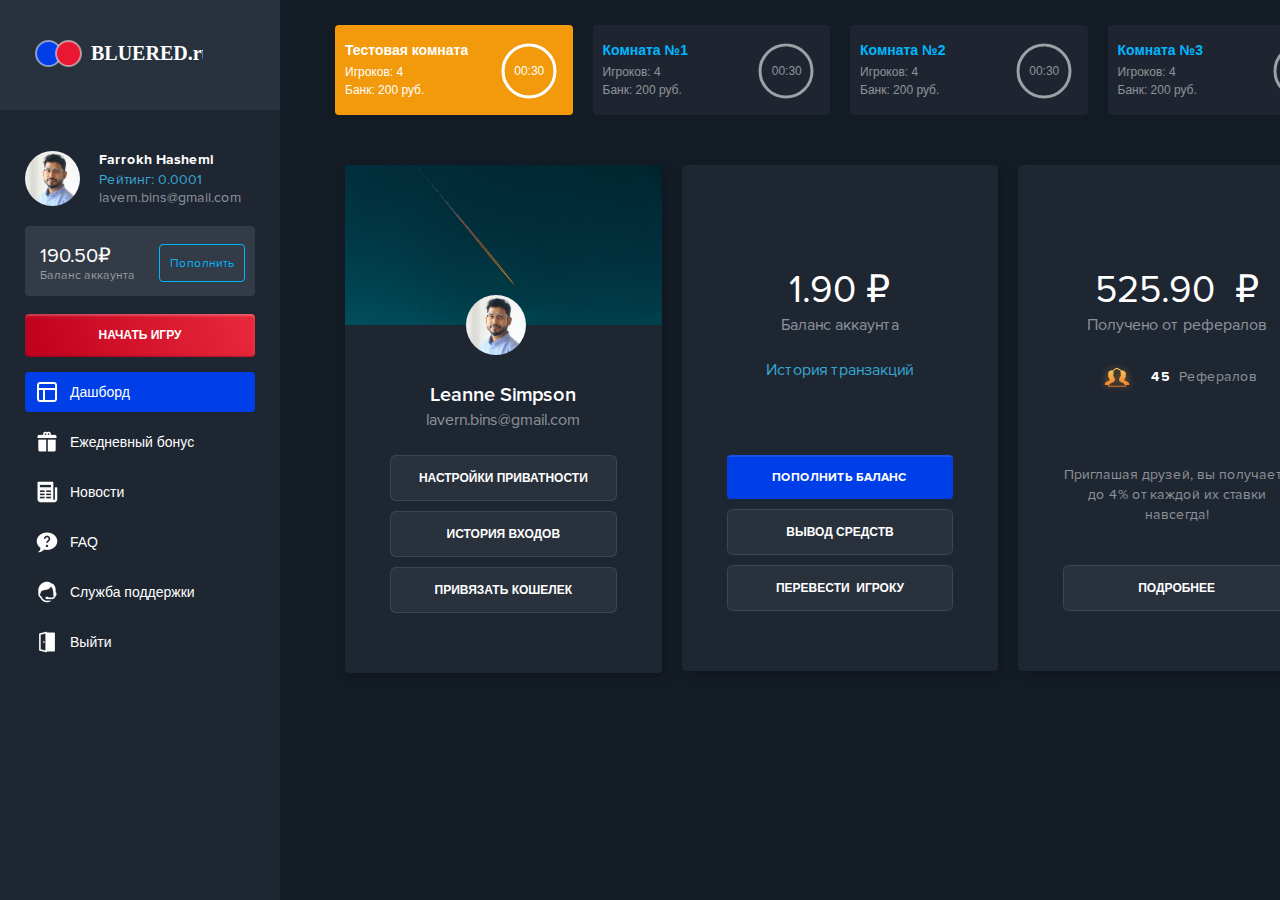
<file: profile.html>
<!DOCTYPE html>
<!--  This site was created in Webflow. http://www.webflow.com  -->
<!--  Last Published: Wed Mar 13 2019 17:48:18 GMT+0000 (UTC)  -->
<html data-wf-page="5c8641bf8f09532153bfb4cc" data-wf-site="5c7e595c0899245fafa96043">
<head>
  <meta charset="utf-8">
  <title>profile</title>
  <meta content="profile" property="og:title">
  <meta content="width=device-width, initial-scale=1" name="viewport">
  <meta content="Webflow" name="generator">
  <link href="css/normalize.css" rel="stylesheet" type="text/css">
  <link href="css/webflow.css" rel="stylesheet" type="text/css">
  <link href="css/blue-red.webflow.css" rel="stylesheet" type="text/css">
  <!-- [if lt IE 9]><script src="https://cdnjs.cloudflare.com/ajax/libs/html5shiv/3.7.3/html5shiv.min.js" type="text/javascript"></script><![endif] -->
  <script type="text/javascript">!function(o,c){var n=c.documentElement,t=" w-mod-";n.className+=t+"js",("ontouchstart"in o||o.DocumentTouch&&c instanceof DocumentTouch)&&(n.className+=t+"touch")}(window,document);</script>
  <link href="https://daks2k3a4ib2z.cloudfront.net/img/favicon.ico" rel="shortcut icon" type="image/x-icon">
  <link href="https://daks2k3a4ib2z.cloudfront.net/img/webclip.png" rel="apple-touch-icon">
</head>
<body class="body-dashoard">
  <div data-collapse="medium" data-animation="over-left" data-duration="200" data-easing="ease-in" data-doc-height="1" data-no-scroll="1" class="dashboard-nav w-nav">
    <div class="dashboard-nav-container w-container"><a href="#" id="w-node-a1df6787cf0a-53bfb4cc" class="dashbaord-brand w-nav-brand"><img src="images/logo.svg" alt="" class="image-2"><img src="images/logo2.png" height="27" alt="" class="image-3"></a>
      <div class="dashboard-nav-links-container">
        <nav role="navigation" class="nav-menu-2 w-nav-menu">
          <div class="menu-button-dashboard w-nav-button"><img src="images/close.png" height="14" alt="" class="icon-close">
            <div class="burger-menu-text">Закрыть</div>
          </div>
          <div class="menu-profile"><img src="images/avatar5.png" height="50" width="50" srcset="images/avatar5-p-500.png 500w, images/avatar5.png 552w" sizes="(max-width: 991px) 100vw, 55px" alt="" class="profile-avatar">
            <div class="menu-profile-title">
              <div class="profile-name">Farrokh Hashemi</div>
              <div class="profile-rating">Рейтинг: 0.0001 </div>
              <div class="profile-email">lavern.bins@gmail.com</div>
            </div>
          </div>
          <div class="profile-balance w-clearfix">
            <div class="balance-title">190.50₽</div>
            <div class="balance-description">Баланс аккаунта</div><a href="#" class="add-funds-profile-btn w-button">Пополнить</a></div>
          <div class="div-block-3"></div><a href="#" class="btn-red dashboard-nav-btn w-button">Начать игру</a><a href="profile.html" class="dashboard-nav-link dashbaord-link w-nav-link w--current">Дашборд</a><a href="#" class="dashboard-nav-link bonus-link w-nav-link">Ежедневный бонус</a><a href="news.html" class="dashboard-nav-link news-link w-nav-link">Новости</a><a href="#" class="dashboard-nav-link faq-link w-nav-link">FAQ</a><a href="#" class="dashboard-nav-link logout-link w-nav-link">Служба поддержки</a><a href="#" class="dashboard-nav-link support-link w-nav-link">Выйти</a></nav>
      </div>
      <div class="menu-button-2 w-nav-button">
        <div class="w-icon-nav-menu"></div>
      </div>
    </div>
  </div>
  <div class="custom-container dashboard top-margin">
    <div class="w-row">
      <div class="room-collumn w-col w-col-3 w-col-medium-6">
        <div class="dashboard-room-active">
          <a href="#" class="dasboard-links w-inline-block">
            <div><strong class="room-title">Тестовая комната</strong></div>
            <div class="room-description">Игроков: 4<br>Банк: 200 руб.</div>
          </a>
          <div class="html-embed w-embed">
            <div class="countdown">
              <div id="countdown-number" class="countdown-number">00:30</div>
              <svg>
    <circle class="bg" r="26" cx="28" cy="28"></circle>
    <circle class="progress" r="26" cx="28" cy="28"></circle>
  </svg>
            </div>
          </div>
        </div>
      </div>
      <div class="room-collumn w-col w-col-3 w-col-medium-6">
        <div class="dashboard-room">
          <a href="#" class="dasboard-links w-inline-block">
            <div><strong class="room-title-deactive">Комната №1</strong></div>
            <div class="room-description-deative">Игроков: 4<br>Банк: 200 руб.</div>
          </a>
          <div class="html-embed w-embed">
            <div class="countdown">
              <div id="countdown-number1" class="countdown-number1">00:30</div>
              <svg>
    <circle class="bg1" r="26" cx="28" cy="28"></circle>
    <circle class="progress1" r="26" cx="28" cy="28"></circle>
  </svg>
            </div>
          </div>
        </div>
      </div>
      <div class="room-collumn w-col w-col-3 w-col-medium-6">
        <div class="dashboard-room">
          <a href="#" class="dasboard-links w-inline-block">
            <div><strong class="room-title-deactive">Комната №2</strong></div>
            <div class="room-description-deative">Игроков: 4<br>Банк: 200 руб.</div>
          </a>
          <div class="html-embed w-embed">
            <div class="countdown">
              <div id="countdown-number2" class="countdown-number2">00:30</div>
              <svg>
    <circle class="bg2" r="26" cx="28" cy="28"></circle>
    <circle class="progress2" r="26" cx="28" cy="28"></circle>
  </svg>
            </div>
          </div>
        </div>
      </div>
      <div class="room-collumn w-col w-col-3 w-col-medium-6">
        <div class="dashboard-room">
          <a href="#" class="dasboard-links w-inline-block">
            <div><strong class="room-title-deactive">Комната №3</strong></div>
            <div class="room-description-deative dasboard-links">Игроков: 4<br>Банк: 200 руб.</div>
          </a>
          <div class="html-embed w-embed">
            <div class="countdown">
              <div id="countdown-number3" class="countdown-number3">00:30</div>
              <svg>
    <circle class="bg3" r="26" cx="28" cy="28"></circle>
    <circle class="progress3" r="26" cx="28" cy="28"></circle>
  </svg>
            </div>
          </div>
        </div>
      </div>
    </div>
  </div>
  <div class="custom-container dashboard footer-margin">
    <div class="profile-collumns w-row">
      <div class="profile-collumn-spasing w-col w-col-4 w-col-stack">
        <div class="profile-collumn">
          <div class="profile-block-header"></div><img src="images/avatar5.png" height="50" width="50" srcset="images/avatar5-p-500.png 500w, images/avatar5.png 552w" sizes="(max-width: 479px) 100vw, 60px" alt="" class="profile-block-avatar">
          <div class="profile-block-content">
            <div class="profile-block-name">Leanne Simpson</div>
            <div class="profile-block-maiil">lavern.bins@gmail.com</div><a href="#" class="btn-transperent dashboard-nav-btn w-button">Настройки приватности</a><a href="#" class="btn-transperent dashboard-nav-btn w-button">История входов</a><a href="#" class="btn-transperent dashboard-nav-btn w-button">Привязать кошелек</a></div>
        </div>
      </div>
      <div class="profile-collumn-spasing w-col w-col-4 w-col-stack">
        <div class="profile-collumn">
          <div class="pricing-block-content">
            <div class="pricing-block-balance">1.90 ₽</div>
            <div class="pricing-block-text">Баланс аккаунта</div>
            <div class="pricing-block-history"><a href="#" class="pricing-block-history">История транзакций</a></div><a href="#" class="blue-btn dashboard-nav-btn w-button">Пополнить баланс</a><a href="#" class="btn-transperent dashboard-nav-btn w-button">Вывод средств</a><a href="#" class="btn-transperent dashboard-nav-btn w-button">Перевести  игроку</a></div>
        </div>
      </div>
      <div class="profile-collumn-spasing w-col w-col-4 w-col-stack">
        <div class="profile-collumn">
          <div class="referal-block-content">
            <div class="referal-block-balance">525.90  ₽</div>
            <div class="referal-block-text">Получено от рефералов</div>
            <div class="div-block-2"><img src="images/icon2.png" height="35" alt="">
              <div class="referal-block-count"><span class="text-span">45</span> Рефералов</div>
            </div>
            <div class="referal-block-info">Приглашая друзей, вы получаете до 4% от каждой их ставки навсегда! </div><a href="#" class="btn-transperent dashboard-nav-btn w-button">Подробнее</a></div>
        </div>
      </div>
    </div>
  </div>
  <script src="https://d1tdp7z6w94jbb.cloudfront.net/js/jquery-3.3.1.min.js" type="text/javascript" integrity="sha256-FgpCb/KJQlLNfOu91ta32o/NMZxltwRo8QtmkMRdAu8=" crossorigin="anonymous"></script>
  <script src="js/webflow.js" type="text/javascript"></script>
  <!-- [if lte IE 9]><script src="https://cdnjs.cloudflare.com/ajax/libs/placeholders/3.0.2/placeholders.min.js"></script><![endif] -->
  <style>
body {
  height: 100%;
  width: 100%;
  background-color: #333;
}
.countdown {
  position: relative;
  font-size:12px;
  margin: auto;
  height: 80px;
  width: 55px;
  text-align: center;
}
.countdown-number {
  color: white;
  display: inline-block;
  line-height: 105px;
}
svg {
  position: absolute;
  top: 0;
  right: 0;
  width: 80px;
  height: 80px;
  transform: rotateY(-180deg) rotateZ(-90deg);
}
svg .progress {
  stroke-dasharray: 160px;
  stroke-dashoffset: 0px;
  stroke-linecap: round;
  stroke-width: 3px;
  stroke: white;
  fill: none;
  animation: countdown 32s linear infinite backwards;
}
.bg {
  stroke-dasharray: 170px;
  stroke-dashoffset: 0px;
  stroke-linecap: round;
  stroke-width: 2px;
  stroke: rgba(255,255,255,0.5);
  fill: none;
}
@keyframes countdown {
  from {
    stroke-dashoffset: 0px;
  }
  to {
    stroke-dashoffset: 140px;
  }
}	 
/*Timer 1*/	 
body {
  height: 100%;
  width: 100%;
  background-color: #333;
}
.countdown1 {
  position: relative;
  font-size:12px;
  margin: auto;
  height: 80px;
  width: 55px;
  text-align: center;
}
.countdown-number1 {
  color: rgba(255,255,255,0.5);
  display: inline-block;
  line-height: 105px;
}
svg {
  position: absolute;
  top: 0;
  right: 0;
  width: 80px;
  height: 80px;
  transform: rotateY(-180deg) rotateZ(-90deg);
}
svg .progress1 {
  stroke-dasharray: 160px;
  stroke-dashoffset: 0px;
  stroke-linecap: round;
  stroke-width: 3px;
  stroke: rgba(255,255,255,0.5);
  fill: none;
  animation: countdown 32s linear infinite backwards;
}
.bg1 {
  stroke-dasharray: 170px;
  stroke-dashoffset: 0px;
  stroke-linecap: round;
  stroke-width: 2px;
  stroke: rgba(255,255,255,0.15);
  fill: none;
}
@keyframes countdown {
  from {
    stroke-dashoffset: 0px;
  }
  to {
    stroke-dashoffset: 140px;
  }
}	 
/*Timer 2*/
body {
  height: 100%;
  width: 100%;
  background-color: #333;
}
.countdown2 {
  position: relative;
  font-size:12px;
  margin: auto;
  height: 80px;
  width: 55px;
  text-align: center;
}
.countdown-number2 {
  color: rgba(255,255,255,0.5);
  display: inline-block;
  line-height: 105px;
}
svg {
  position: absolute;
  top: 0;
  right: 0;
  width: 80px;
  height: 80px;
  transform: rotateY(-180deg) rotateZ(-90deg);
}
svg .progress2 {
  stroke-dasharray: 160px;
  stroke-dashoffset: 0px;
  stroke-linecap: round;
  stroke-width: 3px;
  stroke: rgba(255,255,255,0.5);
  fill: none;
  animation: countdown 32s linear infinite backwards;
}
.bg2 {
  stroke-dasharray: 170px;
  stroke-dashoffset: 0px;
  stroke-linecap: round;
  stroke-width: 2px;
  stroke: rgba(255,255,255,0.15);
  fill: none;
}
@keyframes countdown {
  from {
    stroke-dashoffset: 0px;
  }
  to {
    stroke-dashoffset: 140px;
  }
}	 
/*Timer 3*/
body {
  height: 100%;
  width: 100%;
  background-color: #333;
}
.countdown3 {
  position: relative;
  font-size:12px;
  margin: auto;
  height: 80px;
  width: 55px;
  text-align: center;
}
.countdown-number3 {
  color: rgba(255,255,255,0.5);
  display: inline-block;
  line-height: 105px;
}
svg {
  position: absolute;
  top: 0;
  right: 0;
  width: 80px;
  height: 80px;
  transform: rotateY(-180deg) rotateZ(-90deg);
}
svg .progress3 {
  stroke-dasharray: 160px;
  stroke-dashoffset: 0px;
  stroke-linecap: round;
  stroke-width: 3px;
  stroke: rgba(255,255,255,0.5);
  fill: none;
  animation: countdown 32s linear infinite backwards;
}
.bg3 {
  stroke-dasharray: 170px;
  stroke-dashoffset: 0px;
  stroke-linecap: round;
  stroke-width: 2px;
  stroke: rgba(255,255,255,0.15);
  fill: none;
}
@keyframes countdown {
  from {
    stroke-dashoffset: 0px;
  }
  to {
    stroke-dashoffset: 160px;
  }
}
</style>
  <script>
function startTimer(duration, display) {
    var timer = duration, minutes, seconds;
    setInterval(function () {
        minutes = parseInt(timer / 60, 10)
        seconds = parseInt(timer % 60, 10);
        minutes = minutes < 10 ? "0" + minutes : minutes;
        seconds = seconds < 10 ? "0" + seconds : seconds;
        display.text(minutes + ":" + seconds);
        if (--timer < 0) {
            timer = duration;
        }
    }, 1000);
}
function Timer (){
var display = $('#countdown-number');
startTimer(30, display);	
}
function Timer1 (){
var display = $('#countdown-number1');
startTimer(30, display);	
}
function Timer2 (){
var display = $('#countdown-number2');
startTimer(30, display);	
}
function Timer3 (){
var display = $('#countdown-number3');
startTimer(30, display);	
}
$(document).ready(function (){
Timer ();
Timer1 ();
Timer2 ();
Timer3 ();
});	            
</script>
</body>
</html>
</file>
<file: css/webflow.css>
@font-face {
  font-family: 'webflow-icons';
  src: url("[data-uri]") format('truetype');
  font-weight: normal;
  font-style: normal;
}
[class^="w-icon-"],
[class*=" w-icon-"] {
  /* use !important to prevent issues with browser extensions that change fonts */
  font-family: 'webflow-icons' !important;
  speak: none;
  font-style: normal;
  font-weight: normal;
  font-variant: normal;
  text-transform: none;
  line-height: 1;
  /* Better Font Rendering =========== */
  -webkit-font-smoothing: antialiased;
  -moz-osx-font-smoothing: grayscale;
}
.w-icon-slider-right:before {
  content: "\e600";
}
.w-icon-slider-left:before {
  content: "\e601";
}
.w-icon-nav-menu:before {
  content: "\e602";
}
.w-icon-arrow-down:before,
.w-icon-dropdown-toggle:before {
  content: "\e603";
}
.w-icon-file-upload-remove:before {
  content: "\e900";
}
.w-icon-file-upload-icon:before {
  content: "\e903";
}
* {
  -webkit-box-sizing: border-box;
  -moz-box-sizing: border-box;
  box-sizing: border-box;
}
html {
  height: 100%;
}
body {
  margin: 0;
  min-height: 100%;
  background-color: #fff;
  font-family: Arial, sans-serif;
  font-size: 14px;
  line-height: 20px;
  color: #333;
}
img {
  max-width: 100%;
  vertical-align: middle;
  display: inline-block;
}
html.w-mod-touch * {
  background-attachment: scroll !important;
}
.w-block {
  display: block;
}
.w-inline-block {
  max-width: 100%;
  display: inline-block;
}
.w-clearfix:before,
.w-clearfix:after {
  content: " ";
  display: table;
  grid-column-start: 1;
  grid-row-start: 1;
  grid-column-end: 2;
  grid-row-end: 2;
}
.w-clearfix:after {
  clear: both;
}
.w-hidden {
  display: none;
}
.w-button {
  display: inline-block;
  padding: 9px 15px;
  background-color: #3898EC;
  color: white;
  border: 0;
  line-height: inherit;
  text-decoration: none;
  cursor: pointer;
  border-radius: 0;
}
input.w-button {
  -webkit-appearance: button;
}
html[data-w-dynpage] [data-w-cloak] {
  color: transparent !important;
}
.w-webflow-badge,
.w-webflow-badge * {
  position: static;
  left: auto;
  top: auto;
  right: auto;
  bottom: auto;
  z-index: auto;
  display: block;
  visibility: visible;
  overflow: visible;
  overflow-x: visible;
  overflow-y: visible;
  box-sizing: border-box;
  width: auto;
  height: auto;
  max-height: none;
  max-width: none;
  min-height: 0;
  min-width: 0;
  margin: 0;
  padding: 0;
  float: none;
  clear: none;
  border: 0 none transparent;
  border-radius: 0;
  background: none;
  background-image: none;
  background-position: 0% 0%;
  background-size: auto auto;
  background-repeat: repeat;
  background-origin: padding-box;
  background-clip: border-box;
  background-attachment: scroll;
  background-color: transparent;
  box-shadow: none;
  opacity: 1.0;
  transform: none;
  transition: none;
  direction: ltr;
  font-family: inherit;
  font-weight: inherit;
  color: inherit;
  font-size: inherit;
  line-height: inherit;
  font-style: inherit;
  font-variant: inherit;
  text-align: inherit;
  letter-spacing: inherit;
  text-decoration: inherit;
  text-indent: 0;
  text-transform: inherit;
  list-style-type: disc;
  text-shadow: none;
  font-smoothing: auto;
  vertical-align: baseline;
  cursor: inherit;
  white-space: inherit;
  word-break: normal;
  word-spacing: normal;
  word-wrap: normal;
}
.w-webflow-badge {
  position: fixed !important;
  display: inline-block !important;
  visibility: visible !important;
  opacity: 1 !important;
  z-index: 2147483647 !important;
  top: auto !important;
  right: 12px !important;
  bottom: 12px !important;
  left: auto !important;
  color: #AAADB0 !important;
  background-color: #fff !important;
  border-radius: 3px !important;
  padding: 6px 8px 6px 6px !important;
  font-size: 12px !important;
  opacity: 1.0 !important;
  line-height: 14px !important;
  text-decoration: none !important;
  transform: none !important;
  margin: 0 !important;
  width: auto !important;
  height: auto !important;
  overflow: visible !important;
  white-space: nowrap;
  box-shadow: 0 0 0 1px rgba(0, 0, 0, 0.1), 0px 1px 3px rgba(0, 0, 0, 0.1);
  cursor: pointer;
}
.w-webflow-badge > img {
  display: inline-block !important;
  visibility: visible !important;
  opacity: 1 !important;
  vertical-align: middle !important;
}
h1,
h2,
h3,
h4,
h5,
h6 {
  font-weight: bold;
  margin-bottom: 10px;
}
h1 {
  font-size: 38px;
  line-height: 44px;
  margin-top: 20px;
}
h2 {
  font-size: 32px;
  line-height: 36px;
  margin-top: 20px;
}
h3 {
  font-size: 24px;
  line-height: 30px;
  margin-top: 20px;
}
h4 {
  font-size: 18px;
  line-height: 24px;
  margin-top: 10px;
}
h5 {
  font-size: 14px;
  line-height: 20px;
  margin-top: 10px;
}
h6 {
  font-size: 12px;
  line-height: 18px;
  margin-top: 10px;
}
p {
  margin-top: 0;
  margin-bottom: 10px;
}
blockquote {
  margin: 0 0 10px 0;
  padding: 10px 20px;
  border-left: 5px solid #E2E2E2;
  font-size: 18px;
  line-height: 22px;
}
figure {
  margin: 0;
  margin-bottom: 10px;
}
figcaption {
  margin-top: 5px;
  text-align: center;
}
ul,
ol {
  margin-top: 0px;
  margin-bottom: 10px;
  padding-left: 40px;
}
.w-list-unstyled {
  padding-left: 0;
  list-style: none;
}
.w-embed:before,
.w-embed:after {
  content: " ";
  display: table;
  grid-column-start: 1;
  grid-row-start: 1;
  grid-column-end: 2;
  grid-row-end: 2;
}
.w-embed:after {
  clear: both;
}
.w-video {
  width: 100%;
  position: relative;
  padding: 0;
}
.w-video iframe,
.w-video object,
.w-video embed {
  position: absolute;
  top: 0;
  left: 0;
  width: 100%;
  height: 100%;
}
fieldset {
  padding: 0;
  margin: 0;
  border: 0;
}
button,
html input[type="button"],
input[type="reset"] {
  border: 0;
  cursor: pointer;
  -webkit-appearance: button;
}
.w-form {
  margin: 0 0 15px;
}
.w-form-done {
  display: none;
  padding: 20px;
  text-align: center;
  background-color: #dddddd;
}
.w-form-fail {
  display: none;
  margin-top: 10px;
  padding: 10px;
  background-color: #ffdede;
}
label {
  display: block;
  margin-bottom: 5px;
  font-weight: bold;
}
.w-input,
.w-select {
  display: block;
  width: 100%;
  height: 38px;
  padding: 8px 12px;
  margin-bottom: 10px;
  font-size: 14px;
  line-height: 1.428571429;
  color: #333333;
  vertical-align: middle;
  background-color: #ffffff;
  border: 1px solid #cccccc;
}
.w-input:-moz-placeholder,
.w-select:-moz-placeholder {
  color: #999;
}
.w-input::-moz-placeholder,
.w-select::-moz-placeholder {
  color: #999;
  opacity: 1;
}
.w-input:-ms-input-placeholder,
.w-select:-ms-input-placeholder {
  color: #999;
}
.w-input::-webkit-input-placeholder,
.w-select::-webkit-input-placeholder {
  color: #999;
}
.w-input:focus,
.w-select:focus {
  border-color: #3898EC;
  outline: 0;
}
.w-input[disabled],
.w-select[disabled],
.w-input[readonly],
.w-select[readonly],
fieldset[disabled] .w-input,
fieldset[disabled] .w-select {
  cursor: not-allowed;
  background-color: #eeeeee;
}
textarea.w-input,
textarea.w-select {
  height: auto;
}
.w-select {
  background-image: -webkit-linear-gradient(white 0%, #f3f3f3 100%);
  background-image: linear-gradient(white 0%, #f3f3f3 100%);
}
.w-select[multiple] {
  height: auto;
}
.w-form-label {
  display: inline-block;
  cursor: pointer;
  font-weight: normal;
  margin-bottom: 0px;
}
.w-checkbox,
.w-radio {
  display: block;
  margin-bottom: 5px;
  padding-left: 20px;
}
.w-checkbox:before,
.w-radio:before,
.w-checkbox:after,
.w-radio:after {
  content: " ";
  display: table;
  grid-column-start: 1;
  grid-row-start: 1;
  grid-column-end: 2;
  grid-row-end: 2;
}
.w-checkbox:after,
.w-radio:after {
  clear: both;
}
.w-checkbox-input,
.w-radio-input {
  margin: 4px 0 0;
  margin-top: 1px \9;
  line-height: normal;
  float: left;
  margin-left: -20px;
}
.w-radio-input {
  margin-top: 3px;
}
.w-file-upload {
  display: block;
  margin-bottom: 10px;
}
.w-file-upload-input {
  width: 0.1px;
  height: 0.1px;
  opacity: 0;
  overflow: hidden;
  position: absolute;
  z-index: -100;
}
.w-file-upload-default,
.w-file-upload-uploading,
.w-file-upload-success {
  display: inline-block;
  color: #333333;
}
.w-file-upload-error {
  display: block;
  margin-top: 10px;
}
.w-file-upload-default.w-hidden,
.w-file-upload-uploading.w-hidden,
.w-file-upload-error.w-hidden,
.w-file-upload-success.w-hidden {
  display: none;
}
.w-file-upload-uploading-btn {
  display: flex;
  font-size: 14px;
  font-weight: normal;
  cursor: pointer;
  margin: 0;
  padding: 8px 12px;
  border: 1px solid #cccccc;
  background-color: #fafafa;
}
.w-file-upload-file {
  display: flex;
  flex-grow: 1;
  justify-content: space-between;
  margin: 0;
  padding: 8px 9px 8px 11px;
  border: 1px solid #cccccc;
  background-color: #fafafa;
}
.w-file-upload-file-name {
  font-size: 14px;
  font-weight: normal;
  display: block;
}
.w-file-remove-link {
  margin-top: 3px;
  margin-left: 10px;
  width: auto;
  height: auto;
  padding: 3px;
  display: block;
  cursor: pointer;
}
.w-icon-file-upload-remove {
  margin: auto;
  font-size: 10px;
}
.w-file-upload-error-msg {
  display: inline-block;
  color: #ea384c;
  padding: 2px 0;
}
.w-file-upload-info {
  display: inline-block;
  line-height: 38px;
  padding: 0 12px;
}
.w-file-upload-label {
  display: inline-block;
  font-size: 14px;
  font-weight: normal;
  cursor: pointer;
  margin: 0;
  padding: 8px 12px;
  border: 1px solid #cccccc;
  background-color: #fafafa;
}
.w-icon-file-upload-icon,
.w-icon-file-upload-uploading {
  display: inline-block;
  margin-right: 8px;
  width: 20px;
}
.w-icon-file-upload-uploading {
  height: 20px;
}
.w-container {
  margin-left: auto;
  margin-right: auto;
  max-width: 940px;
}
.w-container:before,
.w-container:after {
  content: " ";
  display: table;
  grid-column-start: 1;
  grid-row-start: 1;
  grid-column-end: 2;
  grid-row-end: 2;
}
.w-container:after {
  clear: both;
}
.w-container .w-row {
  margin-left: -10px;
  margin-right: -10px;
}
.w-row:before,
.w-row:after {
  content: " ";
  display: table;
  grid-column-start: 1;
  grid-row-start: 1;
  grid-column-end: 2;
  grid-row-end: 2;
}
.w-row:after {
  clear: both;
}
.w-row .w-row {
  margin-left: 0;
  margin-right: 0;
}
.w-col {
  position: relative;
  float: left;
  width: 100%;
  min-height: 1px;
  padding-left: 10px;
  padding-right: 10px;
}
.w-col .w-col {
  padding-left: 0;
  padding-right: 0;
}
.w-col-1 {
  width: 8.33333333%;
}
.w-col-2 {
  width: 16.66666667%;
}
.w-col-3 {
  width: 25%;
}
.w-col-4 {
  width: 33.33333333%;
}
.w-col-5 {
  width: 41.66666667%;
}
.w-col-6 {
  width: 50%;
}
.w-col-7 {
  width: 58.33333333%;
}
.w-col-8 {
  width: 66.66666667%;
}
.w-col-9 {
  width: 75%;
}
.w-col-10 {
  width: 83.33333333%;
}
.w-col-11 {
  width: 91.66666667%;
}
.w-col-12 {
  width: 100%;
}
.w-hidden-main {
  display: none !important;
}
@media screen and (max-width: 991px) {
  .w-container {
    max-width: 728px;
  }
  .w-hidden-main {
    display: inherit !important;
  }
  .w-hidden-medium {
    display: none !important;
  }
  .w-col-medium-1 {
    width: 8.33333333%;
  }
  .w-col-medium-2 {
    width: 16.66666667%;
  }
  .w-col-medium-3 {
    width: 25%;
  }
  .w-col-medium-4 {
    width: 33.33333333%;
  }
  .w-col-medium-5 {
    width: 41.66666667%;
  }
  .w-col-medium-6 {
    width: 50%;
  }
  .w-col-medium-7 {
    width: 58.33333333%;
  }
  .w-col-medium-8 {
    width: 66.66666667%;
  }
  .w-col-medium-9 {
    width: 75%;
  }
  .w-col-medium-10 {
    width: 83.33333333%;
  }
  .w-col-medium-11 {
    width: 91.66666667%;
  }
  .w-col-medium-12 {
    width: 100%;
  }
  .w-col-stack {
    width: 100%;
    left: auto;
    right: auto;
  }
}
@media screen and (max-width: 767px) {
  .w-hidden-main {
    display: inherit !important;
  }
  .w-hidden-medium {
    display: inherit !important;
  }
  .w-hidden-small {
    display: none !important;
  }
  .w-row,
  .w-container .w-row {
    margin-left: 0;
    margin-right: 0;
  }
  .w-col {
    width: 100%;
    left: auto;
    right: auto;
  }
  .w-col-small-1 {
    width: 8.33333333%;
  }
  .w-col-small-2 {
    width: 16.66666667%;
  }
  .w-col-small-3 {
    width: 25%;
  }
  .w-col-small-4 {
    width: 33.33333333%;
  }
  .w-col-small-5 {
    width: 41.66666667%;
  }
  .w-col-small-6 {
    width: 50%;
  }
  .w-col-small-7 {
    width: 58.33333333%;
  }
  .w-col-small-8 {
    width: 66.66666667%;
  }
  .w-col-small-9 {
    width: 75%;
  }
  .w-col-small-10 {
    width: 83.33333333%;
  }
  .w-col-small-11 {
    width: 91.66666667%;
  }
  .w-col-small-12 {
    width: 100%;
  }
}
@media screen and (max-width: 479px) {
  .w-container {
    max-width: none;
  }
  .w-hidden-main {
    display: inherit !important;
  }
  .w-hidden-medium {
    display: inherit !important;
  }
  .w-hidden-small {
    display: inherit !important;
  }
  .w-hidden-tiny {
    display: none !important;
  }
  .w-col {
    width: 100%;
  }
  .w-col-tiny-1 {
    width: 8.33333333%;
  }
  .w-col-tiny-2 {
    width: 16.66666667%;
  }
  .w-col-tiny-3 {
    width: 25%;
  }
  .w-col-tiny-4 {
    width: 33.33333333%;
  }
  .w-col-tiny-5 {
    width: 41.66666667%;
  }
  .w-col-tiny-6 {
    width: 50%;
  }
  .w-col-tiny-7 {
    width: 58.33333333%;
  }
  .w-col-tiny-8 {
    width: 66.66666667%;
  }
  .w-col-tiny-9 {
    width: 75%;
  }
  .w-col-tiny-10 {
    width: 83.33333333%;
  }
  .w-col-tiny-11 {
    width: 91.66666667%;
  }
  .w-col-tiny-12 {
    width: 100%;
  }
}
.w-widget {
  position: relative;
}
.w-widget-map {
  width: 100%;
  height: 400px;
}
.w-widget-map label {
  width: auto;
  display: inline;
}
.w-widget-map img {
  max-width: inherit;
}
.w-widget-map .gm-style-iw {
  text-align: center;
}
.w-widget-map .gm-style-iw > button {
  display: none !important;
}
.w-widget-twitter {
  overflow: hidden;
}
.w-widget-twitter-count-shim {
  display: inline-block;
  vertical-align: top;
  position: relative;
  width: 28px;
  height: 20px;
  text-align: center;
  background: white;
  border: #758696 solid 1px;
  border-radius: 3px;
}
.w-widget-twitter-count-shim * {
  pointer-events: none;
  -webkit-user-select: none;
  -moz-user-select: none;
  -ms-user-select: none;
  user-select: none;
}
.w-widget-twitter-count-shim .w-widget-twitter-count-inner {
  position: relative;
  font-size: 15px;
  line-height: 12px;
  text-align: center;
  color: #999;
  font-family: serif;
}
.w-widget-twitter-count-shim .w-widget-twitter-count-clear {
  position: relative;
  display: block;
}
.w-widget-twitter-count-shim.w--large {
  width: 36px;
  height: 28px;
  margin-left: 7px;
}
.w-widget-twitter-count-shim.w--large .w-widget-twitter-count-inner {
  font-size: 18px;
  line-height: 18px;
}
.w-widget-twitter-count-shim:not(.w--vertical) {
  margin-left: 5px;
  margin-right: 8px;
}
.w-widget-twitter-count-shim:not(.w--vertical).w--large {
  margin-left: 6px;
}
.w-widget-twitter-count-shim:not(.w--vertical):before,
.w-widget-twitter-count-shim:not(.w--vertical):after {
  top: 50%;
  left: 0;
  border: solid transparent;
  content: " ";
  height: 0;
  width: 0;
  position: absolute;
  pointer-events: none;
}
.w-widget-twitter-count-shim:not(.w--vertical):before {
  border-color: rgba(117, 134, 150, 0);
  border-right-color: #5d6c7b;
  border-width: 4px;
  margin-left: -9px;
  margin-top: -4px;
}
.w-widget-twitter-count-shim:not(.w--vertical).w--large:before {
  border-width: 5px;
  margin-left: -10px;
  margin-top: -5px;
}
.w-widget-twitter-count-shim:not(.w--vertical):after {
  border-color: rgba(255, 255, 255, 0);
  border-right-color: white;
  border-width: 4px;
  margin-left: -8px;
  margin-top: -4px;
}
.w-widget-twitter-count-shim:not(.w--vertical).w--large:after {
  border-width: 5px;
  margin-left: -9px;
  margin-top: -5px;
}
.w-widget-twitter-count-shim.w--vertical {
  width: 61px;
  height: 33px;
  margin-bottom: 8px;
}
.w-widget-twitter-count-shim.w--vertical:before,
.w-widget-twitter-count-shim.w--vertical:after {
  top: 100%;
  left: 50%;
  border: solid transparent;
  content: " ";
  height: 0;
  width: 0;
  position: absolute;
  pointer-events: none;
}
.w-widget-twitter-count-shim.w--vertical:before {
  border-color: rgba(117, 134, 150, 0);
  border-top-color: #5d6c7b;
  border-width: 5px;
  margin-left: -5px;
}
.w-widget-twitter-count-shim.w--vertical:after {
  border-color: rgba(255, 255, 255, 0);
  border-top-color: white;
  border-width: 4px;
  margin-left: -4px;
}
.w-widget-twitter-count-shim.w--vertical .w-widget-twitter-count-inner {
  font-size: 18px;
  line-height: 22px;
}
.w-widget-twitter-count-shim.w--vertical.w--large {
  width: 76px;
}
.w-widget-gplus {
  overflow: hidden;
}
.w-background-video {
  position: relative;
  overflow: hidden;
  height: 500px;
  color: white;
}
.w-background-video > video {
  background-size: cover;
  background-position: 50% 50%;
  position: absolute;
  right: -100%;
  bottom: -100%;
  top: -100%;
  left: -100%;
  margin: auto;
  min-width: 100%;
  min-height: 100%;
  z-index: -100;
}
.w-background-video > video::-webkit-media-controls-start-playback-button {
  display: none !important;
  -webkit-appearance: none;
}
.w-slider {
  position: relative;
  height: 300px;
  text-align: center;
  background: #dddddd;
  clear: both;
  -webkit-tap-highlight-color: rgba(0, 0, 0, 0);
  tap-highlight-color: rgba(0, 0, 0, 0);
}
.w-slider-mask {
  position: relative;
  display: block;
  overflow: hidden;
  z-index: 1;
  left: 0;
  right: 0;
  height: 100%;
  white-space: nowrap;
}
.w-slide {
  position: relative;
  display: inline-block;
  vertical-align: top;
  width: 100%;
  height: 100%;
  white-space: normal;
  text-align: left;
}
.w-slider-nav {
  position: absolute;
  z-index: 2;
  top: auto;
  right: 0;
  bottom: 0;
  left: 0;
  margin: auto;
  padding-top: 10px;
  height: 40px;
  text-align: center;
  -webkit-tap-highlight-color: rgba(0, 0, 0, 0);
  tap-highlight-color: rgba(0, 0, 0, 0);
}
.w-slider-nav.w-round > div {
  border-radius: 100%;
}
.w-slider-nav.w-num > div {
  width: auto;
  height: auto;
  padding: 0.2em 0.5em;
  font-size: inherit;
  line-height: inherit;
}
.w-slider-nav.w-shadow > div {
  box-shadow: 0 0 3px rgba(51, 51, 51, 0.4);
}
.w-slider-nav-invert {
  color: #fff;
}
.w-slider-nav-invert > div {
  background-color: rgba(34, 34, 34, 0.4);
}
.w-slider-nav-invert > div.w-active {
  background-color: #222;
}
.w-slider-dot {
  position: relative;
  display: inline-block;
  width: 1em;
  height: 1em;
  background-color: rgba(255, 255, 255, 0.4);
  cursor: pointer;
  margin: 0 3px 0.5em;
  transition: background-color 100ms, color 100ms;
}
.w-slider-dot.w-active {
  background-color: #fff;
}
.w-slider-arrow-left,
.w-slider-arrow-right {
  position: absolute;
  width: 80px;
  top: 0;
  right: 0;
  bottom: 0;
  left: 0;
  margin: auto;
  cursor: pointer;
  overflow: hidden;
  color: white;
  font-size: 40px;
  -webkit-tap-highlight-color: rgba(0, 0, 0, 0);
  tap-highlight-color: rgba(0, 0, 0, 0);
  -webkit-user-select: none;
  -moz-user-select: none;
  -ms-user-select: none;
  user-select: none;
}
.w-slider-arrow-left [class^="w-icon-"],
.w-slider-arrow-right [class^="w-icon-"],
.w-slider-arrow-left [class*=" w-icon-"],
.w-slider-arrow-right [class*=" w-icon-"] {
  position: absolute;
}
.w-slider-arrow-left {
  z-index: 3;
  right: auto;
}
.w-slider-arrow-right {
  z-index: 4;
  left: auto;
}
.w-icon-slider-left,
.w-icon-slider-right {
  top: 0;
  right: 0;
  bottom: 0;
  left: 0;
  margin: auto;
  width: 1em;
  height: 1em;
}
.w-dropdown {
  display: inline-block;
  position: relative;
  text-align: left;
  margin-left: auto;
  margin-right: auto;
  z-index: 900;
}
.w-dropdown-btn,
.w-dropdown-toggle,
.w-dropdown-link {
  position: relative;
  vertical-align: top;
  text-decoration: none;
  color: #222222;
  padding: 20px;
  text-align: left;
  margin-left: auto;
  margin-right: auto;
  white-space: nowrap;
}
.w-dropdown-toggle {
  -webkit-user-select: none;
  -moz-user-select: none;
  -ms-user-select: none;
  user-select: none;
  display: inline-block;
  cursor: pointer;
  padding-right: 40px;
}
.w-icon-dropdown-toggle {
  position: absolute;
  top: 0;
  right: 0;
  bottom: 0;
  margin: auto;
  margin-right: 20px;
  width: 1em;
  height: 1em;
}
.w-dropdown-list {
  position: absolute;
  background: #dddddd;
  display: none;
  min-width: 100%;
}
.w-dropdown-list.w--open {
  display: block;
}
.w-dropdown-link {
  padding: 10px 20px;
  display: block;
  color: #222222;
}
.w-dropdown-link.w--current {
  color: #0082f3;
}
.w-nav[data-collapse="all"] .w-dropdown,
.w-nav[data-collapse="all"] .w-dropdown-toggle {
  display: block;
}
.w-nav[data-collapse="all"] .w-dropdown-list {
  position: static;
}
@media screen and (max-width: 991px) {
  .w-nav[data-collapse="medium"] .w-dropdown,
  .w-nav[data-collapse="medium"] .w-dropdown-toggle {
    display: block;
  }
  .w-nav[data-collapse="medium"] .w-dropdown-list {
    position: static;
  }
}
@media screen and (max-width: 767px) {
  .w-nav[data-collapse="small"] .w-dropdown,
  .w-nav[data-collapse="small"] .w-dropdown-toggle {
    display: block;
  }
  .w-nav[data-collapse="small"] .w-dropdown-list {
    position: static;
  }
  .w-nav-brand {
    padding-left: 10px;
  }
}
@media screen and (max-width: 479px) {
  .w-nav[data-collapse="tiny"] .w-dropdown,
  .w-nav[data-collapse="tiny"] .w-dropdown-toggle {
    display: block;
  }
  .w-nav[data-collapse="tiny"] .w-dropdown-list {
    position: static;
  }
}
/**
 * ## Note
 * Safari (on both iOS and OS X) does not handle viewport units (vh, vw) well.
 * For example percentage units do not work on descendants of elements that
 * have any dimensions expressed in viewport units. It also doesn’t handle them at
 * all in `calc()`.
 */
/**
 * Wrapper around all lightbox elements
 *
 * 1. Since the lightbox can receive focus, IE also gives it an outline.
 * 2. Fixes flickering on Chrome when a transition is in progress
 *    underneath the lightbox.
 */
.w-lightbox-backdrop {
  color: #000;
  cursor: auto;
  font-family: serif;
  font-size: medium;
  font-style: normal;
  font-variant: normal;
  font-weight: normal;
  letter-spacing: normal;
  line-height: normal;
  list-style: disc;
  text-align: start;
  text-indent: 0;
  text-shadow: none;
  text-transform: none;
  visibility: visible;
  white-space: normal;
  word-break: normal;
  word-spacing: normal;
  word-wrap: normal;
  position: fixed;
  top: 0;
  right: 0;
  bottom: 0;
  left: 0;
  color: #fff;
  font-family: "Helvetica Neue", Helvetica, Ubuntu, "Segoe UI", Verdana, sans-serif;
  font-size: 17px;
  line-height: 1.2;
  font-weight: 300;
  text-align: center;
  background: rgba(0, 0, 0, 0.9);
  z-index: 2000;
  outline: 0;
  /* 1 */
  opacity: 0;
  -webkit-user-select: none;
  -moz-user-select: none;
  -ms-user-select: none;
  -webkit-tap-highlight-color: transparent;
  -webkit-transform: translate(0, 0);
  /* 2 */
}
/**
 * Neat trick to bind the rubberband effect to our canvas instead of the whole
 * document on iOS. It also prevents a bug that causes the document underneath to scroll.
 */
.w-lightbox-backdrop,
.w-lightbox-container {
  height: 100%;
  overflow: auto;
  -webkit-overflow-scrolling: touch;
}
.w-lightbox-content {
  position: relative;
  height: 100vh;
  overflow: hidden;
}
.w-lightbox-view {
  position: absolute;
  width: 100vw;
  height: 100vh;
  opacity: 0;
}
.w-lightbox-view:before {
  content: "";
  height: 100vh;
}
/* .w-lightbox-content */
.w-lightbox-group,
.w-lightbox-group .w-lightbox-view,
.w-lightbox-group .w-lightbox-view:before {
  height: 86vh;
}
.w-lightbox-frame,
.w-lightbox-view:before {
  display: inline-block;
  vertical-align: middle;
}
/*
 * 1. Remove default margin set by user-agent on the <figure> element.
 */
.w-lightbox-figure {
  position: relative;
  margin: 0;
  /* 1 */
}
.w-lightbox-group .w-lightbox-figure {
  cursor: pointer;
}
/**
 * IE adds image dimensions as width and height attributes on the IMG tag,
 * but we need both width and height to be set to auto to enable scaling.
 */
.w-lightbox-img {
  width: auto;
  height: auto;
  max-width: none;
}
/**
 * 1. Reset if style is set by user on "All Images"
 */
.w-lightbox-image {
  display: block;
  float: none;
  /* 1 */
  max-width: 100vw;
  max-height: 100vh;
}
.w-lightbox-group .w-lightbox-image {
  max-height: 86vh;
}
.w-lightbox-caption {
  position: absolute;
  right: 0;
  bottom: 0;
  left: 0;
  padding: .5em 1em;
  background: rgba(0, 0, 0, 0.4);
  text-align: left;
  text-overflow: ellipsis;
  white-space: nowrap;
  overflow: hidden;
}
.w-lightbox-embed {
  position: absolute;
  top: 0;
  right: 0;
  bottom: 0;
  left: 0;
  width: 100%;
  height: 100%;
}
.w-lightbox-control {
  position: absolute;
  top: 0;
  width: 4em;
  background-size: 24px;
  background-repeat: no-repeat;
  background-position: center;
  cursor: pointer;
  -webkit-transition: all .3s;
  transition: all .3s;
}
.w-lightbox-left {
  display: none;
  bottom: 0;
  left: 0;
  /* <svg xmlns="http://www.w3.org/2000/svg" viewBox="-20 0 24 40" width="24" height="40"><g transform="rotate(45)"><path d="m0 0h5v23h23v5h-28z" opacity=".4"/><path d="m1 1h3v23h23v3h-26z" fill="#fff"/></g></svg> */
  background-image: url("[data-uri]");
}
.w-lightbox-right {
  display: none;
  right: 0;
  bottom: 0;
  /* <svg xmlns="http://www.w3.org/2000/svg" viewBox="-4 0 24 40" width="24" height="40"><g transform="rotate(45)"><path d="m0-0h28v28h-5v-23h-23z" opacity=".4"/><path d="m1 1h26v26h-3v-23h-23z" fill="#fff"/></g></svg> */
  background-image: url("[data-uri]");
}
/*
 * Without specifying the with and height inside the SVG, all versions of IE render the icon too small.
 * The bug does not seem to manifest itself if the elements are tall enough such as the above arrows.
 * (http://stackoverflow.com/questions/16092114/background-size-differs-in-internet-explorer)
 */
.w-lightbox-close {
  right: 0;
  height: 2.6em;
  /* <svg xmlns="http://www.w3.org/2000/svg" viewBox="-4 0 18 17" width="18" height="17"><g transform="rotate(45)"><path d="m0 0h7v-7h5v7h7v5h-7v7h-5v-7h-7z" opacity=".4"/><path d="m1 1h7v-7h3v7h7v3h-7v7h-3v-7h-7z" fill="#fff"/></g></svg> */
  background-image: url("[data-uri]");
  background-size: 18px;
}
/**
 * 1. All IE versions add extra space at the bottom without this.
 */
.w-lightbox-strip {
  position: absolute;
  bottom: 0;
  left: 0;
  right: 0;
  padding: 0 1vh;
  line-height: 0;
  /* 1 */
  white-space: nowrap;
  overflow-x: auto;
  overflow-y: hidden;
}
/*
 * 1. We use content-box to avoid having to do `width: calc(10vh + 2vw)`
 *    which doesn’t work in Safari anyway.
 * 2. Chrome renders images pixelated when switching to GPU. Making sure
 *    the parent is also rendered on the GPU (by setting translate3d for
 *    example) fixes this behavior.
 */
.w-lightbox-item {
  display: inline-block;
  width: 10vh;
  padding: 2vh 1vh;
  box-sizing: content-box;
  /* 1 */
  cursor: pointer;
  -webkit-transform: translate3d(0, 0, 0);
  /* 2 */
}
.w-lightbox-active {
  opacity: .3;
}
.w-lightbox-thumbnail {
  position: relative;
  height: 10vh;
  background: #222;
  overflow: hidden;
}
.w-lightbox-thumbnail-image {
  position: absolute;
  top: 0;
  left: 0;
}
.w-lightbox-thumbnail .w-lightbox-tall {
  top: 50%;
  width: 100%;
  -webkit-transform: translate(0, -50%);
  -ms-transform: translate(0, -50%);
  transform: translate(0, -50%);
}
.w-lightbox-thumbnail .w-lightbox-wide {
  left: 50%;
  height: 100%;
  -webkit-transform: translate(-50%, 0);
  -ms-transform: translate(-50%, 0);
  transform: translate(-50%, 0);
}
/*
 * Spinner
 *
 * Absolute pixel values are used to avoid rounding errors that would cause
 * the white spinning element to be misaligned with the track.
 */
.w-lightbox-spinner {
  position: absolute;
  top: 50%;
  left: 50%;
  box-sizing: border-box;
  width: 40px;
  height: 40px;
  margin-top: -20px;
  margin-left: -20px;
  border: 5px solid rgba(0, 0, 0, 0.4);
  border-radius: 50%;
  -webkit-animation: spin .8s infinite linear;
  animation: spin .8s infinite linear;
}
.w-lightbox-spinner:after {
  content: "";
  position: absolute;
  top: -4px;
  right: -4px;
  bottom: -4px;
  left: -4px;
  border: 3px solid transparent;
  border-bottom-color: #fff;
  border-radius: 50%;
}
/*
 * Utility classes
 */
.w-lightbox-hide {
  display: none;
}
.w-lightbox-noscroll {
  overflow: hidden;
}
@media (min-width: 768px) {
  .w-lightbox-content {
    height: 96vh;
    margin-top: 2vh;
  }
  .w-lightbox-view,
  .w-lightbox-view:before {
    height: 96vh;
  }
  /* .w-lightbox-content */
  .w-lightbox-group,
  .w-lightbox-group .w-lightbox-view,
  .w-lightbox-group .w-lightbox-view:before {
    height: 84vh;
  }
  .w-lightbox-image {
    max-width: 96vw;
    max-height: 96vh;
  }
  .w-lightbox-group .w-lightbox-image {
    max-width: 82.3vw;
    max-height: 84vh;
  }
  .w-lightbox-left,
  .w-lightbox-right {
    display: block;
    opacity: .5;
  }
  .w-lightbox-close {
    opacity: .8;
  }
  .w-lightbox-control:hover {
    opacity: 1;
  }
}
.w-lightbox-inactive,
.w-lightbox-inactive:hover {
  opacity: 0;
}
.w-richtext:before,
.w-richtext:after {
  content: " ";
  display: table;
  grid-column-start: 1;
  grid-row-start: 1;
  grid-column-end: 2;
  grid-row-end: 2;
}
.w-richtext:after {
  clear: both;
}
.w-richtext[contenteditable="true"]:before,
.w-richtext[contenteditable="true"]:after {
  white-space: initial;
}
.w-richtext ol,
.w-richtext ul {
  overflow: hidden;
}
.w-richtext .w-richtext-figure-selected.w-richtext-figure-type-video div:before,
.w-richtext .w-richtext-figure-selected[data-rt-type="video"] div:before {
  outline: 2px solid #2895f7;
}
.w-richtext .w-richtext-figure-selected.w-richtext-figure-type-image div,
.w-richtext .w-richtext-figure-selected[data-rt-type="image"] div {
  outline: 2px solid #2895f7;
}
.w-richtext figure.w-richtext-figure-type-video > div:before,
.w-richtext figure[data-rt-type="video"] > div:before {
  content: '';
  position: absolute;
  display: none;
  left: 0;
  top: 0;
  right: 0;
  bottom: 0;
  z-index: 1;
}
.w-richtext figure {
  position: relative;
  max-width: 60%;
}
.w-richtext figure > div:before {
  cursor: default!important;
}
.w-richtext figure img {
  width: 100%;
}
.w-richtext figure figcaption.w-richtext-figcaption-placeholder {
  opacity: 0.6;
}
.w-richtext figure div {
  /* fix incorrectly sized selection border in the data manager */
  font-size: 0px;
  color: transparent;
}
.w-richtext figure.w-richtext-figure-type-image,
.w-richtext figure[data-rt-type="image"] {
  display: table;
}
.w-richtext figure.w-richtext-figure-type-image > div,
.w-richtext figure[data-rt-type="image"] > div {
  display: inline-block;
}
.w-richtext figure.w-richtext-figure-type-image > figcaption,
.w-richtext figure[data-rt-type="image"] > figcaption {
  display: table-caption;
  caption-side: bottom;
}
.w-richtext figure.w-richtext-figure-type-video,
.w-richtext figure[data-rt-type="video"] {
  width: 60%;
  height: 0;
}
.w-richtext figure.w-richtext-figure-type-video iframe,
.w-richtext figure[data-rt-type="video"] iframe {
  position: absolute;
  top: 0;
  left: 0;
  width: 100%;
  height: 100%;
}
.w-richtext figure.w-richtext-figure-type-video > div,
.w-richtext figure[data-rt-type="video"] > div {
  width: 100%;
}
.w-richtext figure.w-richtext-align-center {
  margin-right: auto;
  margin-left: auto;
  clear: both;
}
.w-richtext figure.w-richtext-align-center.w-richtext-figure-type-image > div,
.w-richtext figure.w-richtext-align-center[data-rt-type="image"] > div {
  max-width: 100%;
}
.w-richtext figure.w-richtext-align-normal {
  clear: both;
}
.w-richtext figure.w-richtext-align-fullwidth {
  width: 100%;
  max-width: 100%;
  text-align: center;
  clear: both;
  display: block;
  margin-right: auto;
  margin-left: auto;
}
.w-richtext figure.w-richtext-align-fullwidth > div {
  display: inline-block;
  /* padding-bottom is used for aspect ratios in video figures
      we want the div to inherit that so hover/selection borders in the designer-canvas
      fit right*/
  padding-bottom: inherit;
}
.w-richtext figure.w-richtext-align-fullwidth > figcaption {
  display: block;
}
.w-richtext figure.w-richtext-align-floatleft {
  float: left;
  margin-right: 15px;
  clear: none;
}
.w-richtext figure.w-richtext-align-floatright {
  float: right;
  margin-left: 15px;
  clear: none;
}
.w-nav {
  position: relative;
  background: #dddddd;
  z-index: 1000;
}
.w-nav:before,
.w-nav:after {
  content: " ";
  display: table;
  grid-column-start: 1;
  grid-row-start: 1;
  grid-column-end: 2;
  grid-row-end: 2;
}
.w-nav:after {
  clear: both;
}
.w-nav-brand {
  position: relative;
  float: left;
  text-decoration: none;
  color: #333333;
}
.w-nav-link {
  position: relative;
  display: inline-block;
  vertical-align: top;
  text-decoration: none;
  color: #222222;
  padding: 20px;
  text-align: left;
  margin-left: auto;
  margin-right: auto;
}
.w-nav-link.w--current {
  color: #0082f3;
}
.w-nav-menu {
  position: relative;
  float: right;
}
.w--nav-menu-open {
  display: block !important;
  position: absolute;
  top: 100%;
  left: 0;
  right: 0;
  background: #C8C8C8;
  text-align: center;
  overflow: visible;
  min-width: 200px;
}
.w--nav-link-open {
  display: block;
  position: relative;
}
.w-nav-overlay {
  position: absolute;
  overflow: hidden;
  display: none;
  top: 100%;
  left: 0;
  right: 0;
  width: 100%;
}
.w-nav-overlay .w--nav-menu-open {
  top: 0;
}
.w-nav[data-animation="over-left"] .w-nav-overlay {
  width: auto;
}
.w-nav[data-animation="over-left"] .w-nav-overlay,
.w-nav[data-animation="over-left"] .w--nav-menu-open {
  right: auto;
  z-index: 1;
  top: 0;
}
.w-nav[data-animation="over-right"] .w-nav-overlay {
  width: auto;
}
.w-nav[data-animation="over-right"] .w-nav-overlay,
.w-nav[data-animation="over-right"] .w--nav-menu-open {
  left: auto;
  z-index: 1;
  top: 0;
}
.w-nav-button {
  position: relative;
  float: right;
  padding: 18px;
  font-size: 24px;
  display: none;
  cursor: pointer;
  -webkit-tap-highlight-color: rgba(0, 0, 0, 0);
  tap-highlight-color: rgba(0, 0, 0, 0);
  -webkit-user-select: none;
  -moz-user-select: none;
  -ms-user-select: none;
  user-select: none;
}
.w-nav-button.w--open {
  background-color: #C8C8C8;
  color: white;
}
.w-nav[data-collapse="all"] .w-nav-menu {
  display: none;
}
.w-nav[data-collapse="all"] .w-nav-button {
  display: block;
}
@media screen and (max-width: 991px) {
  .w-nav[data-collapse="medium"] .w-nav-menu {
    display: none;
  }
  .w-nav[data-collapse="medium"] .w-nav-button {
    display: block;
  }
}
@media screen and (max-width: 767px) {
  .w-nav[data-collapse="small"] .w-nav-menu {
    display: none;
  }
  .w-nav[data-collapse="small"] .w-nav-button {
    display: block;
  }
  .w-nav-brand {
    padding-left: 10px;
  }
}
@media screen and (max-width: 479px) {
  .w-nav[data-collapse="tiny"] .w-nav-menu {
    display: none;
  }
  .w-nav[data-collapse="tiny"] .w-nav-button {
    display: block;
  }
}
.w-tabs {
  position: relative;
}
.w-tabs:before,
.w-tabs:after {
  content: " ";
  display: table;
  grid-column-start: 1;
  grid-row-start: 1;
  grid-column-end: 2;
  grid-row-end: 2;
}
.w-tabs:after {
  clear: both;
}
.w-tab-menu {
  position: relative;
}
.w-tab-link {
  position: relative;
  display: inline-block;
  vertical-align: top;
  text-decoration: none;
  padding: 9px 30px;
  text-align: left;
  cursor: pointer;
  color: #222222;
  background-color: #dddddd;
}
.w-tab-link.w--current {
  background-color: #C8C8C8;
}
.w-tab-content {
  position: relative;
  display: block;
  overflow: hidden;
}
.w-tab-pane {
  position: relative;
  display: none;
}
.w--tab-active {
  display: block;
}
@media screen and (max-width: 479px) {
  .w-tab-link {
    display: block;
  }
}
.w-ix-emptyfix:after {
  content: "";
}
@keyframes spin {
  0% {
    transform: rotate(0deg);
  }
  100% {
    transform: rotate(360deg);
  }
}
.w-dyn-empty {
  padding: 10px;
  background-color: #dddddd;
}
.w-dyn-bind-empty {
  display: none !important;
}
.w-condition-invisible {
  display: none !important;
}
</file>
<file: css/blue-red.webflow.css>
a {
  text-decoration: underline;
}

.body {
  background-color: #131b25;
  font-family: Proximanova, sans-serif;
  color: #fff;
  font-size: 16px;
}

.custom-container-menu {
  display: block;
  width: 1200px;
  margin-right: auto;
  margin-left: auto;
  padding-top: 10px;
  padding-right: auto;
  padding-left: auto;
  -webkit-box-orient: horizontal;
  -webkit-box-direction: normal;
  -webkit-flex-direction: row;
  -ms-flex-direction: row;
  flex-direction: row;
  -webkit-box-pack: center;
  -webkit-justify-content: center;
  -ms-flex-pack: center;
  justify-content: center;
  -webkit-box-align: center;
  -webkit-align-items: center;
  -ms-flex-align: center;
  align-items: center;
}

.custom-container-menu.header {
  height: 650px;
  background-image: url('../images/ts-online-casino.png');
  background-position: 200% 0%;
  background-size: contain;
  background-repeat: no-repeat;
}

.nav-menu {
  display: block;
  margin-right: auto;
  margin-left: auto;
  float: none;
  -webkit-box-pack: center;
  -webkit-justify-content: center;
  -ms-flex-pack: center;
  justify-content: center;
  -webkit-box-align: center;
  -webkit-align-items: center;
  -ms-flex-align: center;
  align-items: center;
  color: #fff;
}

.navbar {
  display: -webkit-box;
  display: -webkit-flex;
  display: -ms-flexbox;
  display: flex;
  height: 95px;
  padding-top: auto;
  padding-bottom: auto;
  -webkit-box-orient: horizontal;
  -webkit-box-direction: normal;
  -webkit-flex-direction: row;
  -ms-flex-direction: row;
  flex-direction: row;
  -webkit-box-pack: center;
  -webkit-justify-content: center;
  -ms-flex-pack: center;
  justify-content: center;
  -webkit-flex-wrap: nowrap;
  -ms-flex-wrap: nowrap;
  flex-wrap: nowrap;
  -webkit-box-align: center;
  -webkit-align-items: center;
  -ms-flex-align: center;
  align-items: center;
  -webkit-box-flex: 1;
  -webkit-flex: 1;
  -ms-flex: 1;
  flex: 1;
  background-color: hsla(0, 0%, 87%, 0);
  color: #fff;
  text-align: center;
}

.container {
  display: -webkit-box;
  display: -webkit-flex;
  display: -ms-flexbox;
  display: flex;
  width: 1200px;
  padding-top: 15px;
  -webkit-box-pack: center;
  -webkit-justify-content: center;
  -ms-flex-pack: center;
  justify-content: center;
  -webkit-box-align: center;
  -webkit-align-items: center;
  -ms-flex-align: center;
  align-items: center;
  color: #fff;
}

.nav-link {
  color: #fff;
  font-weight: 600;
  text-decoration: none;
}

.nav-link:hover {
  color: hsla(37.142857142857146, 91.30%, 49.61%, 1.00);
}

.nav-link.w--current {
  color: #f29a0b;
}

.btn-transperent {
  display: inline-block;
  padding-top: 10px;
  padding-right: 20px;
  padding-left: 20px;
  -webkit-align-self: auto;
  -ms-flex-item-align: auto;
  -ms-grid-row-align: auto;
  align-self: auto;
  -webkit-box-flex: 0;
  -webkit-flex: 0 auto;
  -ms-flex: 0 auto;
  flex: 0 auto;
  border-style: solid;
  border-width: 1.5px;
  border-color: hsla(0, 0%, 100%, .1);
  border-radius: 6px;
  background-color: hsla(0, 0%, 100%, .05);
  font-size: 12px;
  line-height: 25px;
  font-weight: 700;
  text-decoration: none;
  text-transform: uppercase;
  cursor: pointer;
}

.btn-transperent:hover {
  background-color: hsla(0, 0%, 100%, .1);
}

.btn-transperent.dashboard-nav-btn {
  width: 100%;
  margin-bottom: 10px;
  text-align: center;
}

.btn-transperent.more-news-block {
  position: relative;
  bottom: 60px;
  float: right;
}

.header-bg {
  height: 650px;
  margin-right: auto;
  margin-left: auto;
  background-image: url('../images/cover2.png');
  background-position: 100% 0%;
  background-size: 681px;
  background-repeat: no-repeat;
}

.custom-container {
  display: block;
  width: 1200px;
  margin-right: auto;
  margin-left: auto;
  padding-right: auto;
  padding-left: auto;
}

.custom-container.center {
  text-align: center;
}

.custom-container.dashboard {
  width: 1120px;
  margin-left: 280px;
  padding: 25px 45px;
}

.custom-container.dashboard.padding0 {
  padding-top: 5px;
  padding-bottom: 5px;
  color: #fff;
}

.custom-container.dashboard.padding0.padding-top {
  padding-top: 65px;
}

.custom-container.dashboard.footer-margin {
  margin-bottom: 60px;
}

.header-title {
  font-size: 45px;
  line-height: 60px;
}

.bold-text {
  font-size: 0.889em;
}

.header-description {
  min-width: 14px;
  margin-top: 15px;
  color: hsla(0, 0%, 100%, .5);
  font-size: 16px;
  line-height: 25px;
}

.blue-btn {
  border-radius: 4px;
  background-color: #003fe7;
  box-shadow: inset 0 2px 0 0 hsla(0, 0%, 100%, .1);
}

.blue-btn:hover {
  background-color: hsla(223.63636363636363, 100.00%, 58.93%, 1.00);
  font-family: Proximanova, sans-serif;
  font-size: 14px;
  font-weight: 400;
}

.blue-btn.header-btn {
  width: 300px;
  margin-top: 30px;
  padding-top: 15px;
  padding-bottom: 15px;
  font-size: 14px;
  font-weight: 700;
  text-align: center;
  cursor: pointer;
}

.blue-btn.header-btn:hover {
  background-color: hsla(223.63636363636363, 90.92%, 55.93%, 1.00);
}

.blue-btn.form-btn {
  width: 100%;
  font-size: 14px;
  font-weight: 600;
  cursor: pointer;
}

.blue-btn.dashboard-nav-btn {
  width: 100%;
  margin-bottom: 10px;
  padding-top: 10px;
  padding-right: 20px;
  padding-left: 20px;
  font-family: Proximanova, sans-serif;
  font-size: 12px;
  line-height: 25px;
  font-weight: 700;
  text-transform: uppercase;
}

.blue-btn.betsplit-btn {
  font-family: Proximanova, sans-serif;
  font-size: 14px;
  font-weight: 600;
  cursor: pointer;
}

.blue-btn.betsplit-btn.left {
  max-width: 100px;
  min-width: 95px;
  margin-top: 5px;
  margin-right: 2px;
  padding: 10px 10px 8px;
  font-size: 12px;
  text-align: center;
  text-transform: uppercase;
}

.blue-btn.betsplit-btn.right {
  margin-left: 5px;
}

.header-content {
  margin-top: 135px;
}

.text-block {
  margin-top: 10px;
  color: hsla(0, 0%, 100%, .5);
  font-size: 14px;
}

.link {
  color: #00b7ff;
  text-decoration: none;
}

.link:hover {
  color: hsla(196.9411764705882, 100.00%, 70.09%, 1.00);
}

.link.inline {
  display: inline-block;
}

.link.inline.right {
  margin-top: 5px;
  float: right;
  clear: none;
  cursor: pointer;
}

.link.table-profile-name {
  font-weight: 600;
}

.link.game-table-profile-name {
  font-size: 12px;
  font-weight: 600;
}

.header-video {
  width: auto;
  height: 345px;
}

.header-left-column {
  margin-top: 30px;
}

.stats {
  margin-top: 45px;
}

.stats-block {
  height: 155px;
  padding-right: 10px;
  padding-left: 10px;
  border-top: 2px solid #208bf8;
  background-color: #1e2632;
  -webkit-transition: all 200ms ease;
  transition: all 200ms ease;
  cursor: pointer;
}

.stats-block:hover {
  border-top-color: hsla(210.27777777777777, 100.00%, 70.54%, 1.00);
  background-color: #263040;
}

.stat-img {
  position: absolute;
  left: auto;
  top: 10%;
  right: 5%;
  bottom: auto;
}

.stats-title {
  margin-top: 60px;
  padding-left: 25px;
  font-size: 30px;
}

.stats-description {
  padding-top: 10px;
  padding-left: 25px;
  color: hsla(0, 0%, 100%, .5);
  font-size: 14px;
}

.advantages {
  height: 900px;
  padding-top: 95px;
  padding-bottom: 95px;
  background-image: url('../images/cover.png');
  background-position: 50% 50%;
  background-size: cover;
  background-repeat: no-repeat;
  text-align: center;
}

.h1 {
  color: #fff;
  font-weight: 400;
}

.sub-title {
  color: hsla(0, 0%, 100%, .5);
  text-align: center;
}


.sub-title.margin-bottom {
  margin-bottom: 55px;
}

.sub-title.margin-bottom.dashboard-left {
  margin-bottom: 0px;
  text-align: left;
}

.advantage-block {
  max-width: 375px;
  margin-right: auto;
  margin-left: auto;
  padding-top: 35px;
  padding-bottom: 35px;
  border-radius: 4px;
  background-color: #1e2632;
  box-shadow: 0 5px 15px 0 rgba(0, 0, 0, .15);
  -webkit-transition: all 200ms ease;
  transition: all 200ms ease;
  text-align: center;
  cursor: pointer;
}

.advantage-block:hover {
  background-color: #27313f;
}

.column-advantage {
  padding: 20px;
  text-align: center;
}

.advantage-title {
  padding-top: 10px;
  padding-bottom: 10px;
  font-size: 18px;
}

.advantage-description {
  margin-right: 20px;
  margin-left: 20px;
  color: hsla(0, 0%, 100%, .5);
  font-size: 14px;
}

.image {
  padding-bottom: 15px;
}

.columns-adnavtage {
  max-width: 820px;
  margin-right: auto;
  margin-left: auto;
}

.subscribe {
  padding-top: 50px;
  padding-bottom: 50px;
}

.subscribe-block {
  max-width: 1010px;
  margin-right: auto;
  margin-left: auto;
  padding: 60px;
  border-radius: 4px;
  background-color: #1e2632;
  box-shadow: 5px 0 10px 0 rgba(0, 0, 0, .15);
}

.subscribe-form {
  display: -webkit-box;
  display: -webkit-flex;
  display: -ms-flexbox;
  display: flex;
  -webkit-box-pack: center;
  -webkit-justify-content: center;
  -ms-flex-pack: center;
  justify-content: center;
  -webkit-flex-wrap: nowrap;
  -ms-flex-wrap: nowrap;
  flex-wrap: nowrap;
  -webkit-align-content: space-between;
  -ms-flex-line-pack: justify;
  align-content: space-between;
}

.form-block {
  display: inline;
  width: 400px;
}

.subscribe-title {
  padding-top: 10px;
  padding-bottom: 10px;
  font-size: 28px;
  line-height: 35px;
  font-weight: 700;
}

.subscribe-description {
  color: hsla(0, 0%, 100%, .5);
  font-size: 14px;
}

.form-field {
  height: 40px;
  border: 1px none #000;
  border-radius: 4px;
  background-color: hsla(0, 0%, 100%, .05);
  font-family: Proximanova, sans-serif;
  color: #fff;
  font-weight: 600;
}

.form-field:focus {
  border-style: solid;
  border-color: hsla(0, 0%, 100%, .2);
  background-color: hsla(0, 0%, 100%, .1);
}

.news {
  padding-top: 60px;
  padding-bottom: 120px;
  text-align: center;
}

.news-block {
  max-width: 1010px;
  margin: 15px auto;
  padding: 15px 30px 30px;
  border-radius: 4px;
  background-color: #1e2632;
  box-shadow: 5px 0 10px 0 rgba(0, 0, 0, .15);
  -webkit-transition: all 200ms ease;
  transition: all 200ms ease;
  text-align: left;
  cursor: pointer;
}

.news-block:hover {
  background-color: #29313d;
  color: #f29a0b;
}

.news-title {
  margin-bottom: 0px;
  font-size: 24px;
  line-height: 45px;
  font-weight: 600;
}

.news-description {
  padding-top: 10px;
  color: hsla(0, 0%, 100%, .5);
  line-height: 25px;
}

.news-date {
  position: relative;
  bottom: 45px;
  float: right;
}

.bold-text-2 {
  position: absolute;
  left: auto;
  top: 0%;
  right: 0%;
  bottom: 0%;
  width: 200px;
  color: #fff;
  font-size: 13px;
  font-weight: 600;
  text-align: right;
  letter-spacing: 1px;
  text-transform: uppercase;
}

.footer {
  padding-top: 65px;
  padding-bottom: 75px;
  background-color: #1e2632;
  box-shadow: 4px 4px 10px 0 rgba(0, 0, 0, .15);
}

.footer-copyright {
  margin-top: 20px;
  color: hsla(0, 0%, 100%, .5);
  font-size: 14px;
}

.footer-link {
  display: block;
  margin-top: 10px;
  margin-bottom: 10px;
  color: #fff;
  font-weight: 400;
  text-decoration: none;
  cursor: pointer;
}

.footer-link:hover {
  color: #f29a0b;
}

.footer-link.transperent {
  color: hsla(0, 0%, 100%, .5);
}

.social-icon {
  opacity: 1;
  cursor: pointer;
}

.social-icon-block {
  margin-top: 20px;
  margin-right: 20px;
}

.social-icon-block:hover {
  opacity: 0.5;
}

.btn-transperent-mobile {
  display: none;
  padding-right: 20px;
  padding-left: 20px;
  -webkit-box-flex: 0;
  -webkit-flex: 0 auto;
  -ms-flex: 0 auto;
  flex: 0 auto;
  border-style: solid;
  border-width: 1.5px;
  border-color: hsla(0, 0%, 100%, .1);
  border-radius: 6px;
  background-color: hsla(0, 0%, 100%, .05);
  font-size: 12px;
  line-height: 25px;
  font-weight: 700;
  text-decoration: none;
  text-transform: uppercase;
  cursor: pointer;
}

.btn-transperent-mobile:hover {
  background-color: hsla(0, 0%, 100%, .1);
}

.form {
  display: block;
}

.div-block {
  display: inline;
  margin-right: 20px;
}

.dashboard-nav {
  position: fixed;
  left: 0%;
  top: 0%;
  right: auto;
  bottom: 0%;
  display: block;
  width: 280px;
  height: 100vh;
  background-color: #1e2632;
  color: #fff;
}

.dashbaord-brand {
  width: 100%;
  height: 110px;
  padding-top: 40px;
  padding-left: 35px;
  background-color: #28313e;
}

.dashboard-nav-link {
  display: block;
  width: 100%;
  margin: 5px auto 5px 0px;
  padding-top: 10px;
  padding-bottom: 10px;
  padding-left: 45px;
  border-radius: 4px;
  color: #fff;
}

.dashboard-nav-link:hover {
  background-color: hsla(0, 0%, 100%, .1);
}

.dashboard-nav-link.home-link {
  width: 100%;
  background-image: url('../images/home.png');
  background-position: 5% 50%;
  background-size: 24px;
  background-repeat: no-repeat;
}

.dashboard-nav-link.news-link {
  background-image: url('../images/news.png');
  background-position: 5% 50%;
  background-size: 24px;
  background-repeat: no-repeat;
}

.dashboard-nav-link.news-link.w--current {
  background-color: hsla(223.63636363636363, 100.00%, 45.29%, 1.00);
  background-position: 5% 50%;
  color: #fff;
}

.dashboard-nav-link.faq-link {
  background-image: url('../images/faq.png');
  background-position: 5% 50%;
  background-size: 24px;
  background-repeat: no-repeat;
}

.dashboard-nav-link.support-link {
  background-image: url('../images/export.png');
  background-position: 5% 50%;
  background-size: 24px;
  background-repeat: no-repeat;
}

.dashboard-nav-link.bonus-link {
  background-image: url('../images/bonus.png');
  background-position: 5% 50%;
  background-size: 24px;
  background-repeat: no-repeat;
}

.dashboard-nav-link.bonus-link.w--current {
  background-color: hsla(223.63636363636363, 100.00%, 45.29%, 1.00);
  background-position: 5% 50%;
  color: #fff;
}

.dashboard-nav-link.dashbaord-link {
  width: 100%;
  background-image: url('../images/active.png');
  background-position: 5% 50%;
  background-size: 24px;
  background-repeat: no-repeat;
}

.dashboard-nav-link.dashbaord-link.w--current {
  background-color: #003fe7;
  color: #fff;
}

.dashboard-nav-link.logout-link {
  background-image: url('../images/support.png');
  background-position: 5% 50%;
  background-size: 24px;
  background-repeat: no-repeat;
}

.nav-menu-2 {
  display: -webkit-box;
  display: -webkit-flex;
  display: -ms-flexbox;
  display: flex;
  width: 100%;
  -webkit-box-orient: vertical;
  -webkit-box-direction: normal;
  -webkit-flex-direction: column;
  -ms-flex-direction: column;
  flex-direction: column;
  -webkit-box-align: start;
  -webkit-align-items: flex-start;
  -ms-flex-align: start;
  align-items: flex-start;
  -webkit-align-self: auto;
  -ms-flex-item-align: auto;
  align-self: auto;
}

.dashboard-nav-container {
  display: block;
  -webkit-box-orient: vertical;
  -webkit-box-direction: normal;
  -webkit-flex-direction: column;
  -ms-flex-direction: column;
  flex-direction: column;
  grid-auto-columns: 1fr;
  grid-column-gap: 16px;
  grid-row-gap: 16px;
  -ms-grid-columns: 1fr 1fr;
  grid-template-columns: 1fr 1fr;
  -ms-grid-rows: auto auto;
  grid-template-rows: auto auto;
}

.dashboard-nav-links-container {
  display: -webkit-box;
  display: -webkit-flex;
  display: -ms-flexbox;
  display: flex;
  padding: 20px 25px;
  -webkit-box-orient: vertical;
  -webkit-box-direction: normal;
  -webkit-flex-direction: column;
  -ms-flex-direction: column;
  flex-direction: column;
  -webkit-box-pack: justify;
  -webkit-justify-content: space-between;
  -ms-flex-pack: justify;
  justify-content: space-between;
  -webkit-box-align: start;
  -webkit-align-items: flex-start;
  -ms-flex-align: start;
  align-items: flex-start;
  -webkit-align-self: flex-start;
  -ms-flex-item-align: start;
  align-self: flex-start;
  -webkit-box-flex: 0;
  -webkit-flex: 0 auto;
  -ms-flex: 0 auto;
  flex: 0 auto;
}

.btn-red {
	cursor: pointer;
  display: inline-block;
  padding-right: 10px;
  padding-left: 10px;
  -webkit-align-self: auto;
  -ms-flex-item-align: auto;
  -ms-grid-row-align: auto;
  align-self: auto;
  -webkit-box-flex: 0;
  -webkit-flex: 0 auto;
  -ms-flex: 0 auto;
  flex: 0 auto;
  border-style: none;
  border-width: 1.5px;
  border-color: hsla(0, 0%, 100%, .1);
  border-radius: 4px;
  background-color: hsla(0, 0%, 100%, .05);
  background-image: linear-gradient(45deg, #bf001d, #e92a3b);
  font-size: 12px;
  line-height: 20px;
  font-weight: 700;
  text-decoration: none;
  text-transform: uppercase;
  cursor: pointer;
}

.btn-red:disabled{
	  background-color: #3b4552;
	  color:rgba(255,255,255,0.2);
	  background-image: none;
}
button[disabled].btn-red:hover{
	  background-color: #2e3742;
	  color:rgba(255,255,255,0.2);
	  background-image: none;
	  cursor: pointer;
}

.blue-btn:disabled{
	  background-color: #3b4552;
	  color:rgba(255,255,255,0.2);
	  background-image: none;
}
button[disabled].blue-btn:hover{
	  background-color: #2e3742;
	  color:rgba(255,255,255,0.2);
	  background-image: none;
	  cursor: pointer;
}

.btn-red:hover {
  background-color: hsla(0, 0%, 100%, .1);
  background-image: linear-gradient(45deg, hsla(350.89005235602093, 92.27%, 41.61%, 1.00), hsla(354.6596858638743, 100.00%, 66.52%, 1.00));
}

.btn-red.dashboard-nav-btn {
  width: 100%;
  margin-bottom: 10px;
  border-style: none;
  background-image: linear-gradient(70deg, #bf001d, #e92a3b);
  box-shadow: inset 1px -1px 2px 0 rgba(0, 0, 0, .25), inset 0 2px 2px 0 hsla(0, 0%, 100%, .25);
  line-height: 25px;
  text-align: center;
}

.btn-red.dashboard-nav-btn:hover {
  background-image: linear-gradient(70deg, #e92a3b, #e92a3b);
}

.btn-red.betsplit-btn {
  padding-right: 10px;
  padding-left: 10px;
}

.btn-red.right {
  max-width: 100px;
  min-width: 95px;
  margin-top: 5px;
  margin-left: 2px;
  padding-top: 10px;
  padding-bottom: 8px;
  float: right;
  font-family: Proximanova, sans-serif;
  font-weight: 600;
  text-align: center;
}

.body-dashoard {
  background-color: #131b25;
}

.dashboard-room-active {
  height: 90px;
  padding: 15px 10px;
  border-radius: 4px;
  background-color: #f29a0b;
}

.html-embed {
  position: absolute;
  left: auto;
  top: -7%;
  right: 10%;
  bottom: 0%;
  display: block;
}

.html-embed.game-timer {
  display: inline-block;
  margin-right: 25px;
}

.room-title {
  color: #fff;
}

.room-description {
  padding-top: 3px;
  color: #fff;
  font-size: 12px;
  line-height: 18px;
}

.dashboard-room {
  height: 90px;
  padding: 15px 10px;
  border-radius: 4px;
  background-color: #1e2530;
  -webkit-transition: all 200ms ease;
  transition: all 200ms ease;
  cursor: pointer;
}

.dashboard-room:hover {
  background-color: hsla(216.66666666666663, 19.79%, 20.59%, 1.00);
}

.room-description-deative {
  padding-top: 3px;
  color: hsla(0, 0%, 100%, .5);
  font-size: 12px;
  line-height: 18px;
}

.room-title-deactive {
  color: #00b7ff;
}

.dasboard-links {
  text-decoration: none;
}

.pagination {
  display: inline-block;
}

.load-more-pagination {
  display: inline-block;
  float: right;
}

.pagination-page-active {
  width: 40px;
  height: 40px;
  margin-right: 15px;
  padding: 10px 0px;
  border-radius: 20px;
  background-color: hsla(0, 0%, 100%, .15);
  font-family: Proximanova, sans-serif;
  color: #fff;
  text-align: center;
  text-decoration: none;
}

.pagination-page {
  width: 40px;
  height: 40px;
  margin-right: 15px;
  padding: 10px auto;
  border-radius: 20px;
  font-family: Proximanova, sans-serif;
  color: #fff;
  text-align: center;
  text-decoration: none;
  cursor: pointer;
}

.pagination-page:hover {
  padding-right: 0px;
  padding-left: 0px;
  background-color: hsla(0, 0%, 100%, .15);
}

.image-3 {
  display: none;
}

.article-title {
  font-family: Proximanova, sans-serif;
  color: #fff;
  font-size: 48px;
  font-weight: 600;
  text-align: center;
}

.article-bg {
  padding: 45px 80px;
  border-radius: 6px;
  background-color: #1e2632;
}

.breadcrumbs {
  margin-bottom: 60px;
  font-family: Proximanova, sans-serif;
  color: hsla(0, 0%, 100%, .5);
  font-size: 16px;
  font-weight: 600;
  text-decoration: none;
}

.breadcrumbs.active {
  color: #00b7ff;
}

.chebron-right {
  margin-left: 10px;
  padding-right: 10px;
}

.article {
  font-family: Proximanova, sans-serif;
  color: #fff;
  font-size: 20px;
  line-height: 30px;
}

.article-h2 {
  padding-top: 25px;
  padding-bottom: 45px;
  font-size: 28px;
  line-height: 45px;
  font-weight: 400;
}

.article-p {
  padding-top: 0px;
  padding-bottom: 25px;
  color: hsla(0, 0%, 100%, .7);
}

.article-list {
  padding-top: 45px;
  padding-bottom: 45px;
  font-family: Proximanova, sans-serif;
  color: #fff;
  font-size: 18px;
  line-height: 30px;
  list-style-type: decimal;
}

.list-item {
  padding-bottom: 25px;
  color: hsla(0, 0%, 100%, .7);
}

.list-span {
  color: #fff;
}

.article-img {
  margin-top: 45px;
  margin-bottom: 45px;
  text-align: center;
}

.article-tags {
  margin-top: 45px;
  margin-bottom: 45px;
}

.tag {
  margin-right: 15px;
  padding: 10px 25px;
  border-radius: 20px;
  background-color: hsla(0, 0%, 100%, .1);
  font-family: Proximanova, sans-serif;
  color: #fff;
  font-size: 16px;
  text-decoration: none;
}

.comment-count {
  position: relative;
  font-family: Proximanova, sans-serif;
  color: #fff;
  font-size: 20px;
  font-weight: 700;
}

.comment {
  margin-top: 10px;
  margin-bottom: 20px;
  padding: 10px 15px;
  border-radius: 4px;
  font-family: Proximanova, sans-serif;
  color: #fff;
  font-size: 16px;
}

.comment-avatar {
  display: inline-block;
  width: 60px;
  height: 60px;
  margin-right: 15px;
  border-radius: 100%;
}

.comment-title {
  position: relative;
  top: 15px;
  display: inline-block;
  height: 60px;
}

.name {
  font-size: 18px;
  line-height: 30px;
  font-weight: 700;
}

.bold-text-5 {
  font-weight: 700;
}

.date {
  color: hsla(0, 0%, 100%, .5);
  font-size: 16px;
  line-height: 30px;
  font-weight: 400;
}

.comment-text {
  color: hsla(0, 0%, 100%, .8);
  line-height: 30px;
}

.paragraph {
  padding-top: 15px;
  padding-bottom: 10px;
}

.text-block-2 {
  position: relative;
  top: 40px;
  float: right;
}

.answer-link {
  display: inline-block;
  color: #00b7ff;
  font-size: 14px;
  text-decoration: none;
  text-transform: uppercase;
  cursor: pointer;
}

.answer-link:hover {
  color: hsla(196.9411764705882, 100.00%, 68.08%, 1.00);
}

.btns {
  display: inline-block;
  float: right;
}

.svg2 {
  display: inline-block;
  margin-right: 10px;
  margin-left: 10px;
}

.svg2.svg-last {
  margin-right: 0px;
  margin-left: 30px;
}

.comments-link-btns {
  margin-right: 10px;
  padding-left: 25px;
  color: #fff;
  text-decoration: none;
}

.comments-link-btns.thumb-up {
  background-image: url('../images/thumbup.png');
  background-position: 0% 10%;
  background-size: 16px;
  background-repeat: no-repeat;
}

.comments-link-btns.thumb-up:hover {
  background-image: url('../images/thumbup.png');
}

.comments-link-btns.thumb-down {
  background-image: url('../images/thumbdown.png');
  background-position: 0% 50%;
  background-size: 16px;
  background-repeat: no-repeat;
}

.comments-link-btns.thumb-down:hover {
  background-image: url('../images/thumbdown.png');
}

.comments-link-btns.alert {
  width: 25px;
  background-image: url('../images/alert.png');
  background-position: 50% 50%;
  background-size: 16px;
  background-repeat: no-repeat;
}

.comments-link-btns.alert:hover {
  background-image: url('../images/alert.png');
}

.comment-answer {
  margin-top: 10px;
  margin-bottom: 20px;
  margin-left: 10px;
  padding: 10px 10px 10px 45px;
  border-left: 1px solid hsla(0, 0%, 100%, .2);
  font-family: Proximanova, sans-serif;
  color: #fff;
  font-size: 16px;
}

.image-4 {
  position: static;
}

.comment-form {
  margin-top: 55px;
  margin-bottom: 0px;
}

.field {
  height: 45px;
  border-radius: 5px;
  background-color: hsla(0, 0%, 100%, .05);
  color: #fff;
}

.send-btn {
  position: relative;
  left: -5px;
  top: -44px;
  right: auto;
  bottom: 0%;
  width: 20px;
  height: 20px;
  padding-top: 15px;
  padding-bottom: 15px;
  float: right;
  background-color: hsla(208.00000000000003, 82.57%, 57.25%, 0.00);
  background-image: url('../images/chat.png');
  background-position: 50% 50%;
  background-size: 20px;
  background-repeat: no-repeat;
}

.send-btn:hover {
  background-color: hsla(223.63636363636363, 100.00%, 45.29%, 1.00);
}

.comments-form {
  text-align: right;
}

.menu-profile {
  margin-bottom: 20px;
}

.menu-profile-title {
  position: relative;
  top: 20px;
  display: inline-block;
  height: 60px;
}

.profile-name {
  font-family: Proximanova, sans-serif;
  font-size: 14px;
  line-height: 20px;
  font-weight: 700;
}

.profile-email {
  font-family: Proximanova, sans-serif;
  color: hsla(0, 0%, 100%, .5);
  font-size: 14px;
  line-height: 15px;
  font-weight: 400;
}

.profile-rating {
  font-family: Proximanova, sans-serif;
  color: #37a6d2;
  font-size: 14px;
  line-height: 20px;
  font-weight: 400;
}

.profile-avatar {
  display: inline-block;
  width: 55px;
  height: 55px;
  margin-right: 15px;
  border-radius: 100%;
}

.profile-balance {
  width: 100%;
  height: 70px;
  margin-bottom: 10px;
  padding: 15px;
  border-radius: 4px;
  background-color: hsla(225.0000000000001, 40.00%, 98.04%, 0.10);
  font-family: Proximanova, sans-serif;
}

.balance-title {
  padding-top: 5px;
  font-size: 20px;
}

.balance-description {
  color: hsla(0, 0%, 100%, .5);
  font-size: 12px;
}

.add-funds-profile-btn {
  position: relative;
  left: 5px;
  top: auto;
  bottom: 42px;
  padding-right: 10px;
  padding-bottom: 7px;
  padding-left: 10px;
  float: right;
  border: 1px solid #00b7ff;
  border-radius: 4px;
  background-color: transparent;
  color: #00b7ff;
  font-size: 12px;
  cursor: pointer;
}

.add-funds-profile-btn:hover {
  background-color: #00b7ff;
  color: #fff;
}

.profile-collumns {
  padding-right: 10px;
  padding-left: 10px;
  text-align: center;
}

.profile-collumn {
  position: static;
  min-height: 500px;
  padding-right: 0px;
  padding-bottom: 25px;
  padding-left: 0px;
  border-radius: 4px;
  background-color: #1e2632;
  box-shadow: 4px 4px 10px 0 rgba(0, 0, 0, .15);
  text-align: center;
}

.profile-block-header {
  height: 160px;
  background-image: url('../images/bg.png');
  background-position: 0px 0px;
  background-size: cover;
  background-repeat: no-repeat;
}

.profile-block-avatar {
  position: relative;
  bottom: 30px;
  display: inline-block;
  width: 60px;
  height: 60px;
  margin-right: 15px;
  border-radius: 100%;
}

.profile-block-content {
  margin-bottom: 25px;
  padding-right: 45px;
  padding-left: 45px;
}

.profile-block-name {
  margin-bottom: 5px;
  font-family: Proximanova, sans-serif;
  color: #fff;
  font-size: 20px;
  font-weight: 600;
}

.profile-block-maiil {
  margin-bottom: 25px;
  font-family: Proximanova, sans-serif;
  color: hsla(0, 0%, 100%, .5);
  font-size: 16px;
  font-weight: 400;
}

.pricing-block-content {
  margin-bottom: 25px;
  padding-top: 105px;
  padding-right: 45px;
  padding-left: 45px;
}

.pricing-block-balance {
  margin-bottom: 5px;
  font-family: Proximanova, sans-serif;
  color: #fff;
  font-size: 38px;
  line-height: 40px;
  font-weight: 400;
}

.pricing-block-text {
  margin-bottom: 25px;
  font-family: Proximanova, sans-serif;
  color: hsla(0, 0%, 100%, .5);
  font-size: 16px;
  font-weight: 400;
}

.pricing-block-history {
  padding-bottom: 75px;
  font-family: Proximanova, sans-serif;
  color: #37a6d2;
  font-size: 16px;
  line-height: 20px;
  font-weight: 400;
  text-decoration: none;
}

.pricing-block-history:hover {
  color: hsla(197.0322580645161, 100.00%, 68.30%, 1.00);
}

.referal-block-content {
  margin-bottom: 25px;
  padding-top: 105px;
  padding-right: 45px;
  padding-left: 45px;
}

.referal-block-text {
  margin-bottom: 25px;
  font-family: Proximanova, sans-serif;
  color: hsla(0, 0%, 100%, .5);
  font-size: 16px;
  font-weight: 400;
}

.referal-block-balance {
  margin-bottom: 5px;
  font-family: Proximanova, sans-serif;
  color: #fff;
  font-size: 38px;
  line-height: 40px;
  font-weight: 400;
}

.referal-block-count {
  display: inline-block;
  margin-left: 10px;
  font-family: Proximanova, sans-serif;
  color: hsla(0, 0%, 100%, .5);
}

.text-span {
  padding-right: 5px;
  color: #fff;
  font-weight: 700;
}

.referal-block-info {
  padding-bottom: 40px;
  font-family: Proximanova, sans-serif;
  color: hsla(0, 0%, 100%, .5);
  font-size: 14px;
}

.div-block-2 {
  padding-bottom: 70px;
}

.div-block-3 {
  height: 8px;
}

.block-bg {
  position: static;
  padding: 60px 40px;
  border-radius: 4px;
  background-color: #1e2632;
  box-shadow: 4px 4px 10px 0 rgba(0, 0, 0, .15);
  text-align: center;
}

.block-title-center {
  display: block;
  margin-bottom: 46px;
  font-family: Proximanova, sans-serif;
  color: #fff;
}

.block-title {
  margin-bottom: 5px;
  font-size: 28px;
  line-height: 45px;
  font-weight: 400;
}

.block-subtitle {
  color: hsla(0, 0%, 100%, .5);
  font-size: 16px;
  line-height: 25px;
}

.payments-collumn {
  padding-right: 15px;
  padding-bottom: 15px;
  padding-left: 15px;
}

.payment-bg {
  min-width: 220px;
  padding-right: 10px;
  padding-bottom: 20px;
  padding-left: 10px;
  border-style: solid;
  border-width: 1.5px;
  border-color: hsla(0, 0%, 100%, .1);
  border-radius: 4px;
  background-color: hsla(0, 0%, 100%, .05);
  -webkit-transition: all 200ms ease;
  transition: all 200ms ease;
  font-family: Proximanova, sans-serif;
  color: #fff;
  font-weight: 400;
  text-decoration: none;
  cursor: pointer;
}

.payment-bg:hover {
  border-style: solid;
  border-color: hsla(0, 0%, 100%, 0);
  background-color: #003fe7;
  box-shadow: inset 0 1px 0 0 hsla(0, 0%, 100%, .15);
  opacity: 1;
}

.payment-bg.payment-logo {
  padding-top: 30px;
}

.payment-logo {
  margin-top: 15px;
  margin-bottom: 20px;
  opacity: 0.3;
}

.payment-title {
  padding-top: 0px;
}

.bonus-text {
  margin-bottom: 10px;
  color: hsla(0, 0%, 100%, .85);
  font-size: 16px;
  line-height: 25px;
}

.bonus-yellow-title {
  margin-top: 15px;
  color: #ffc54e;
  font-size: 22px;
  line-height: 25px;
}

.h3 {
  color: #fff;
  font-weight: 400;
}

.h3.inline {
  display: inline-block;
  margin-top: 0px;
  margin-bottom: 0px;
}

.grid {
  grid-template-areas: ".";
  -ms-grid-columns: 0.5fr 0.5fr 1.25fr 0.5fr 1fr;
  grid-template-columns: 0.5fr 0.5fr 1.25fr 0.5fr 1fr;
}

.grid.bonus-grid.padding-top {
  padding-top: 25px;
  font-family: Proximanova, sans-serif;
  color: #fff;
}

.table {
  margin-top: 25px;
  margin-bottom: 25px;
}

.table-row {
  min-height: 60px;
  margin-top: 5px;
  margin-bottom: 5px;
  padding: 10px 20px;
  border-style: none;
  border-width: 1px;
  border-color: rgba(0, 0, 0, .15);
  border-radius: 4px;
  background-color: #1e2632;
  box-shadow: 0 6px 10px 0 rgba(0, 0, 0, .05);
  font-family: Proximanova, sans-serif;
  color: #fff;
}

.table-row:hover {
  background-color: #232c38;
}

.header-row {
  padding-right: 20px;
  padding-left: 20px;
  font-family: Proximanova, sans-serif;
  color: #fff;
}

.table-text {
  display: inline-block;
  width: 160px;
  margin-top: 10px;
  margin-bottom: 10px;
}

.table-user {
  display: inline-block;
  width: 310px;
}

.table-avatar {
  display: inline-block;
  width: 30px;
  height: 30px;
  margin-right: 15px;
  border-radius: 100%;
}

.table-profile-text {
  display: inline-block;
  margin-top: 10px;
}

.table-header-text {
  display: inline-block;
  width: 160px;
  margin-top: 10px;
  margin-bottom: 10px;
}

.table-header-text.user {
  width: 310px;
}

.table-header-text.user {
  width: 310px;
}

.game-bg {
  position: static;
  height: 360px;
  padding: 35px 25px 60px;
  border-radius: 4px;
  background-color: #1e2632;
  box-shadow: 4px 4px 10px 0 rgba(0, 0, 0, .15);
  text-align: left;
}

.progress {
  width: 100%;
  height: 65px;
  margin-bottom: 10px;
  border-radius: 5px;
  background-color: hsla(0, 0%, 100%, .05);
  font-family: Proximanova, sans-serif;
  color: #fff;
}

.progress-fill {
  width: 10px;
  height: 65px;
  border-radius: 5px;
  background-color: hsla(0, 0%, 100%, .05);
  font-family: Proximanova, sans-serif;
  color: #fff;
}

.progress-fill.blue {
  position: static;
  z-index: 2;
  display: inline-block;
  overflow: hidden;
  width: 1%;
  max-width: 50%;
  padding-top: 45px;
  border-radius: 5px 0px 0px 5px;
  background-color: hsla(211.66666666666666, 100.00%, 50.59%, 1.00);
}

.progress-fill.red {
  display: inline-block;
  overflow: hidden;
  width: 1%;
  max-width: 50%;
  padding-top: 40px;
  border-top-right-radius: 0px;
  border-bottom-right-radius: 0px;
  background-color: #e91731;
}

.progress-name {
  position: relative;
  top: 10px;
  bottom: auto;
  z-index: 9999;
  display: inline-block;
  margin-left: 25px;
  font-size: 16px;
  font-weight: 600;
}

.progress-statistic-block {
  position: relative;
  top: auto;
  bottom: 5px;
  z-index: 9999;
  display: inline-block;
  margin-right: 15px;
  float: right;
}

.progress-bets-block {
  display: inline-block;
  margin-top: 13px;
  padding-right: 15px;
  padding-left: 15px;
  border-right: 1px none hsla(0, 0%, 100%, .1);
  border-left: 1px solid hsla(0, 0%, 100%, .1);
  border-radius: 1px;
}

.progress-statistic-block-title {
  color: hsla(0, 0%, 100%, .5);
  font-size: 12px;
}

.progress-statistic-block-text {
  color: #fff;
  font-size: 14px;
  font-weight: 700;
  text-align: center;
}

.progress-amount-block {
  display: inline-block;
  margin-top: 13px;
  padding-right: 15px;
  padding-left: 15px;
  border-right: 1px none hsla(0, 0%, 100%, .1);
  border-left: 1px solid hsla(0, 0%, 100%, .1);
  border-radius: 1px;
}

.progress-chanse-block {
  display: inline-block;
  margin-top: 13px;
  padding-right: 15px;
  padding-left: 15px;
  border-right: 1px none hsla(0, 0%, 100%, .1);
  border-left: 1px solid hsla(0, 0%, 100%, .1);
  border-radius: 1px;
}

.betsplit-bg {
  position: static;
  height: 360px;
  border-radius: 4px;
  background-color: #1e2632;
  box-shadow: 4px 4px 10px 0 rgba(0, 0, 0, .15);
  text-align: left;
}

.betsplit-header {
  height: 46px;
  padding-top: 13px;
  border-top-left-radius: 4px;
  border-top-right-radius: 4px;
  background-color: #272f3d;
  font-family: Proximanova, sans-serif;
  color: #fff;
  text-align: center;
}

.betsplit-header-title {
  font-size: 12px;
  font-weight: 700;
  text-transform: uppercase;
}

.bold-text-6 {
  text-transform: uppercase;
}

.message {
  height: 46px;
  padding-top: 13px;
  background-color: #272f3d;
  font-family: Proximanova, sans-serif;
  color: #fff;
  text-align: center;
}

.message.success {
  display: none;
  overflow: visible;
  background-color: #29cf83;
}

.betsplit-message-text {
  display: inline-block;
  font-weight: 600;
  text-transform: none;
}

.betsplit-message-icon {
  margin-right: 5px;
  margin-bottom: 2px;
  margin-left: 15px;
}

.betsplit-message-btn {
  width: 16px;
  height: 16px;
  margin-top: 2px;
  margin-right: 10px;
  float: right;
  background-image: url('../images/close2.png');
  background-position: 50% 50%;
  background-size: 16px 16px;
  background-repeat: no-repeat;
  opacity: 0.5;
}

.betsplit-form {
  display: block;
  padding-top: 50px;
  padding-right: 20px;
  padding-left: 20px;
}

.betsplit-message {
  height: 46px;
}

.game-block-timer {
  display: none;
  font-family: Proximanova, sans-serif;
  color: #fff;
  margin-bottom: 46px;
}

.game-block-animation {
  display: none;
  margin-bottom: 46px;
  font-family: Proximanova, sans-serif;
  color: #fff;
  font-size: 16px;
  text-align: center;
}

.animation-block {
  position: static;
  overflow: hidden;
  width: 100%;
  height: 65px;
  margin-top: 15px;
  padding-top: 10px;
  padding-bottom: 10px;
  border-radius: 5px;
  background-color: hsla(0, 0%, 100%, .05);
}

.selected-block {
  position: absolute;
  left: 45%;
  top: 15%;
  right: 45%;
  bottom: auto;
  z-index: 999;
  width: 65px;
  height: 65px;
  margin-top: 15px;
  border: 3px solid #fff;
  border-radius: 5px;
  background-color: hsla(0, 0%, 100%, .05);
}
.chips {
  position: static;
  display: inline-block;
  width: 40px;
  height: 40px;
  margin-right: 10px;
  margin-left: 10px;
  float: left;
  clear: none;
  border: 3px dashed #fff;
  border-radius: 20px;
}

.chips.blue {
  background-color: #037aff;
}

.chips.red {
  background-color: #e91731;
}

.div-block-4 {
  position: relative;
  left: auto;
  right: auto;
  padding-left: 15px;
}

.progress-info {
  position: relative;
  bottom: 65px;
  display: block;
  height: 20px;
}

.progress-members {
  display: inline-block;
  width: 100px;
  height: 10px;
  margin-right: 0px;
  margin-left: 0px;
  border-radius: 4px;
  background-color: transparent;
}

.progress-members:hover {
  background-color: #fff;
}

.progress-members.dark {
  position: static;
  display: inline-block;
  width: 1%;
  background-color: rgba(0, 0, 0, .2);
  cursor: pointer;
}

.progress-members.dark:hover {
  background-color: #fff;
}

.progress-members.light {
  position: static;
  display: inline-block;
  width: 1%;
  background-color: hsla(0, 0%, 100%, .4);
  cursor: pointer;
}

.progress-members.light:hover {
  background-color: #fff;
}

.game-table-bg {
  position: static;
  overflow: scroll;
  width: 325px;
  height: 360px;
  padding: 0px;
  border-radius: 4px;
  background-color: #1e2632;
  box-shadow: 4px 4px 10px 0 rgba(0, 0, 0, .15);
  text-align: left;
}

.game-table-header {
  position: absolute;
  width: 95%;
  height: 45px;
  padding-top: 13px;
  padding-right: 15px;
  padding-left: 15px;
  border-top-left-radius: 4px;
  border-top-right-radius: 4px;
  background-color: #272f3d;
  font-family: Proximanova, sans-serif;
  color: #fff;
  text-align: left;
}

.game-table-header.blue {
  width: 325px;
  background-color: #037aff;
}

.game-table-header.red {
  width: 325px;
  background-color: #e91731;
}

.game-table-header-title {
  display: inline-block;
  font-size: 14px;
  font-weight: 700;
  text-transform: uppercase;
}

.game-table-header-title-percent {
  display: inline-block;
  float: right;
  font-size: 14px;
  font-weight: 700;
  text-align: right;
  text-transform: uppercase;
}

.game-table {
  margin-top: 55px;
  padding-right: 10px;
  padding-left: 10px;
}

.game-table-header-text {
  display: inline-block;
  width: auto;
  margin-top: 10px;
  margin-bottom: 10px;
}

.game-table-header-text.id {
  width: 50px;
}

.game-table-header-text.user {
  width: 310px;
}

.game-table-header-text.user {
  width: 310px;
}

.game-table-header-text.game-id {
  width: 60px;
  font-size: 12px;
}

.game-table-header-text.game-user {
  width: 130px;
  font-size: 12px;
}

.game-table-header-text.game-amount {
  width: 50px;
  font-size: 12px;
}

.game-table-header-text.game-chanse {
  width: 35px;
  font-size: 12px;
}

.game-table-header-text.game-team {
  font-size: 12px;
}

.game-table-header-text.game-prize {
  padding-right: 5px;
  float: right;
  font-size: 12px;
}

.game-table-header-text.game-team {
  font-size: 12px;
}

.table-text-2 {
  display: inline-block;
  width: 170px;
  margin-top: 10px;
  margin-bottom: 10px;
}

.table-row-2 {
  min-height: 60px;
  margin-top: 5px;
  margin-bottom: 5px;
  padding: 10px 20px;
  border-style: none;
  border-width: 1px;
  border-color: rgba(0, 0, 0, .15);
  border-radius: 4px;
  background-color: #1e2632;
  box-shadow: 0 6px 10px 0 rgba(0, 0, 0, .05);
  font-family: Proximanova, sans-serif;
  color: #fff;
}

.table-row-2:hover {
  background-color: #232c38;
}

.table-user-2 {
  display: inline-block;
  width: 310px;
}

.table-avatar-2 {
  display: inline-block;
  width: 30px;
  height: 30px;
  margin-right: 15px;
  border-radius: 100%;
}

.game-table-row {
  min-height: 60px;
  margin-top: 5px;
  margin-bottom: 5px;
  padding: 10px 5px 10px 10px;
  border-style: none;
  border-width: 1px;
  border-color: rgba(0, 0, 0, .15);
  border-radius: 4px;
  background-color: hsla(0, 0%, 100%, .1);
  box-shadow: 0 6px 10px 0 rgba(0, 0, 0, .05);
  font-family: Proximanova, sans-serif;
  color: #fff;
}

.game-table-row:hover {
  background-color: #232c38;
}

.game-table-avatar {
  display: inline-block;
  width: 30px;
  height: 30px;
  margin-right: 5px;
  border-radius: 100%;
}

.game-header-row {
  padding-right: 5px;
  padding-left: 10px;
  font-family: Proximanova, sans-serif;
  color: hsla(0, 0%, 100%, .5);
}

.game-table-team-title {
  display: inline-block;
}

.blue-tema-logo {
  display: inline-block;
  width: 20px;
  height: 20px;
  margin-right: 10px;
  float: left;
  border-radius: 20px;
  background-color: #037aff;
}
.final-title {
  display: block;
  margin-bottom: 46px;
  font-family: Proximanova, sans-serif;
  color: #fff;
  text-align: center;
}
.final-title-text {
  margin-bottom: 5px;
  font-size: 28px;
  line-height: 45px;
  font-weight: 400;
  text-align: center;
}

.text-span-2 {
  color: #fff;
  font-weight: 700;
}
.final-img {
  padding-top: 35px;
  padding-bottom: 35px;
}

.red-tema-logo {
  display: inline-block;
  width: 20px;
  height: 20px;
  margin-right: 10px;
  float: left;
  border-radius: 20px;
  background-color: #e91731;
}

.text-block-3 {
  padding-left: 25px;
}

.link-block {
  text-decoration: none;
}

.link-block-2 {
  text-decoration: none;
}

.members {
  position: relative;
  width: 100%;
}

.final-modal {
  position: static;
  height: 360px;
  padding: 25px 25px 60px;
  border-radius: 4px;
  background-color: #1e2632;
  box-shadow: 4px 4px 10px 0 rgba(0, 0, 0, .15);
  text-align: left;
}

@media (max-width: 991px) {
  .custom-container-menu {
    position: fixed;
    left: 0%;
    top: 0%;
    right: 0%;
    bottom: auto;
    z-index: 9999;
    display: block;
    width: auto;
    padding: 10px 0px;
    -webkit-box-pack: justify;
    -webkit-justify-content: space-between;
    -ms-flex-pack: justify;
    justify-content: space-between;
    background-color: #1e2632;
    box-shadow: 0 5px 15px 0 rgba(0, 0, 0, .25);
  }
  .brand {
    margin-top: 20px;
    margin-left: 20px;
    -webkit-box-flex: 0;
    -webkit-flex: 0 auto;
    -ms-flex: 0 auto;
    flex: 0 auto;
  }
  .nav-menu {
    width: auto;
    margin-right: auto;
    margin-left: auto;
    padding-top: 20px;
    padding-bottom: 50px;
    background-color: #1f2733;
  }
  .navbar {
    display: block;
    height: auto;
    -webkit-box-orient: horizontal;
    -webkit-box-direction: normal;
    -webkit-flex-direction: row;
    -ms-flex-direction: row;
    flex-direction: row;
    -webkit-box-pack: justify;
    -webkit-justify-content: space-between;
    -ms-flex-pack: justify;
    justify-content: space-between;
    -webkit-flex-wrap: wrap;
    -ms-flex-wrap: wrap;
    flex-wrap: wrap;
    -webkit-box-align: center;
    -webkit-align-items: center;
    -ms-flex-align: center;
    align-items: center;
    -webkit-box-flex: 1;
    -webkit-flex: 1;
    -ms-flex: 1;
    flex: 1;
  }
  .nav-link {
    display: block;
    margin-right: 20px;
    margin-left: 20px;
  }
  .nav-link.w--current {
    display: block;
    border-radius: 2px;
    background-color: hsla(0, 0%, 100%, .05);
  }
  .btn-transperent {
    display: none;
    -webkit-box-flex: 0;
    -webkit-flex: 0 auto;
    -ms-flex: 0 auto;
    flex: 0 auto;
    text-align: center;
  }
  .btn-transperent.dashboard-nav-btn {
    display: block;
  }
  .btn-transperent.more-news-block {
    top: 20px;
    bottom: auto;
    display: block;
    float: left;
  }
  .header-bg {
    background-position: 50% 200%;
    background-size: cover;
  }
  .custom-container {
    width: auto;
    margin-top: 100px;
    padding-right: 20px;
    padding-left: 20px;
  }
  .custom-container.dashboard {
    width: auto;
    margin-top: 25px;
    margin-left: 90px;
  }
  .blue-btn.betsplit-btn.left {
    width: 350px;
    max-width: 260px;
  }
  .header-content {
    margin-top: 0px;
    margin-bottom: 55px;
  }
  .header-left-column {
    margin-bottom: 30px;
  }
  .stats {
    margin-top: 220px;
  }
  .stats-block {
    margin-bottom: 20px;
  }
  .news-block {
    min-width: 300px;
    margin-right: 20px;
    margin-left: 20px;
  }
  .menu-button {
    display: block;
    margin-right: 20px;
    -webkit-align-self: center;
    -ms-flex-item-align: center;
    -ms-grid-row-align: center;
    align-self: center;
    -webkit-box-flex: 0;
    -webkit-flex: 0 auto;
    -ms-flex: 0 auto;
    flex: 0 auto;
  }
  .menu-button.w--open {
    background-color: hsla(0, 40%, 98%, .05);
  }
  .btn-transperent-mobile {
    display: block;
    margin-right: 20px;
    margin-left: 20px;
  }
  .form {
    margin-top: 30px;
  }
  .dashboard-nav {
    z-index: 999;
    width: 90px;
  }
  .dashbaord-brand {
    padding-right: auto;
    padding-left: 20px;
  }
  .nav-menu-2 {
    position: absolute;
    z-index: 999999;
    width: 280px;
    padding-top: 25px;
    padding-right: 20px;
    padding-left: 20px;
    -webkit-box-orient: vertical;
    -webkit-box-direction: normal;
    -webkit-flex-direction: column;
    -ms-flex-direction: column;
    flex-direction: column;
    -webkit-box-align: center;
    -webkit-align-items: center;
    -ms-flex-align: center;
    align-items: center;
    -webkit-align-self: center;
    -ms-flex-item-align: center;
    -ms-grid-row-align: center;
    align-self: center;
    background-color: #1e2632;
    text-align: left;
  }
  .dashboard-nav-container {
    display: block;
    width: 100%;
    float: none;
    grid-auto-columns: 1fr;
    grid-column-gap: 16px;
    grid-row-gap: 16px;
    -ms-grid-columns: 1fr 1fr;
    grid-template-columns: 1fr 1fr;
    -ms-grid-rows: auto auto;
    grid-template-rows: auto auto;
  }
  .btn-red {
    display: none;
    -webkit-box-flex: 0;
    -webkit-flex: 0 auto;
    -ms-flex: 0 auto;
    flex: 0 auto;
  }
  .btn-red.dashboard-nav-btn {
    display: block;
    padding-right: auto;
    padding-left: auto;
    text-align: center;
  }
  .btn-red.right {
    display: block;
    width: 350px;
    max-width: 260px;
    float: right;
  }
  .image-2 {
    display: none;
  }
  .image-3 {
    display: block;
  }
  .menu-button-2 {
    z-index: 9999;
    float: none;
    text-align: center;
  }
  .menu-button-2.w--open {
    z-index: 0;
    text-align: center;
  }
  .menu-button-dashboard {
    z-index: 9999;
    float: none;
    text-align: left;
  }
  .menu-button-dashboard.w--open {
    z-index: 0;
    margin-bottom: 40px;
    border-radius: 4px;
    background-color: hsla(0, 0%, 100%, .05);
    text-align: left;
  }
  .icon {
    display: inline-block;
    padding-right: 10px;
  }
  .burger-menu-text {
    position: relative;
    top: auto;
    bottom: auto;
    display: inline-block;
    padding-left: 10px;
    font-size: 15px;
  }
  .icon-close {
    position: relative;
    bottom: auto;
    display: inline-block;
    padding-right: 10px;
  }
  .room-collumn {
    margin-bottom: 15px;
  }
  .article-title {
    font-size: 36px;
  }
  .article-bg {
    padding-right: 40px;
    padding-left: 40px;
  }
  .send-btn {
    background-size: auto 20px;
  }
  .profile-balance {
    -webkit-align-self: auto;
    -ms-flex-item-align: auto;
    -ms-grid-row-align: auto;
    align-self: auto;
    text-align: left;
  }
  .profile-collumn-spasing {
    margin-top: 10px;
    margin-bottom: 15px;
  }
  .div-block-3 {
    height: 10px;
  }
  .block-bg {
    padding-right: 20px;
    padding-left: 20px;
  }
  .block-title-center {
    margin-bottom: 15px;
  }
  .payment-bg {
    min-width: 260px;
  }
  .table-text {
    width: 120px;
  }
  .table-text.id {
    width: 80px;
  }
  .table-text.rating {
    width: 60px;
  }
  .table-text.amount {
    width: 80px;
  }
  .table-user {
    width: 200px;
  }
  .table-header-text {
    width: 80px;
  }
  .table-header-text.id {
    width: 80px;
  }
  .table-header-text.rating {
    width: 60px;
  }
  .table-header-text.amount {
    width: 80px;
  }
  .table-header-text.user {
    width: 180px;
  }
  .table-header-text.user {
    width: 180px;
  }
  .game-bg {
    padding-top: 15px;
    padding-right: 20px;
    padding-left: 20px;
  }
  .progress-name {
    z-index: 99;
  }
  .betsplit-bg {
    padding-right: 0px;
    padding-left: 0px;
  }
  .betsplit-header {
    width: 100%;
  }
  .game-table-bg {
    width: auto;
    padding-right: 0px;
    padding-left: 0px;
  }
  .game-table-header.blue {
    width: 96.5%;
  }
  .game-table-header.red {
    width: 96.5%;
  }
  .game-table-header-text {
    width: 80px;
  }
  .game-table-header-text.id {
    width: 80px;
  }
  .game-table-header-text.rating {
    width: 60px;
  }
  .game-table-header-text.amount {
    width: 80px;
  }
  .game-table-header-text.user {
    width: 180px;
  }
  .game-table-header-text.user {
    width: 180px;
  }
  .game-table-header-text.game-id {
    width: 80px;
  }
  .game-table-header-text.game-user {
    width: 330px;
  }
  .game-table-header-text.game-team {
    width: 300px;
  }
  .table-text-2 {
    width: 120px;
  }
  .table-text-2.id {
    width: 80px;
  }
  .table-text-2.rating {
    width: 60px;
  }
    .final-title {
    margin-bottom: 15px;
  }
  .table-text-2.amount {
    width: 80px;
  }
  .table-user-2 {
    width: 200px;
  }
  .column-3 {
    padding-bottom: 20px;
  }
}

@media (max-width: 767px) {
  .custom-container.dashboard {
    padding-right: 25px;
    padding-left: 25px;
  }
  .selected-block{
	  top:5%;
  }
    .final-modal {
    padding-top: 15px;
    padding-right: 20px;
    padding-left: 20px;
  }
  
  .header-title {
    font-size: 35px;
  }
  .blue-btn.betsplit-btn.left {
    max-width: 180px;
  }
  .advantages {
    height: auto;
  }
  .h1 {
    font-size: 28px;
  }
  .subscribe-form {
    display: block;
    -webkit-box-orient: horizontal;
    -webkit-box-direction: normal;
    -webkit-flex-direction: row;
    -ms-flex-direction: row;
    flex-direction: row;
    -webkit-justify-content: space-around;
    -ms-flex-pack: distribute;
    justify-content: space-around;
    -webkit-flex-wrap: wrap;
    -ms-flex-wrap: wrap;
    flex-wrap: wrap;
    -webkit-box-align: stretch;
    -webkit-align-items: stretch;
    -ms-flex-align: stretch;
    align-items: stretch;
    -webkit-align-content: flex-end;
    -ms-flex-line-pack: end;
    align-content: flex-end;
  }
  .form-block {
    position: static;
    bottom: -27px;
  }
  .subscribe-title {
    font-size: 24px;
    line-height: 30px;
  }
  .news-title {
    font-size: 22px;
  }
  .news-description {
    font-size: 14px;
    line-height: 25px;
  }
  .news-date {
    position: static;
    float: none;
  }
  .bold-text-2 {
    position: static;
  }
  .footer {
    padding-top: 20px;
    padding-bottom: 20px;
  }
  .form {
    margin-top: 0px;
  }
  .footer-collumn {
    padding-top: 20px;
    padding-bottom: 20px;
  }
  .bold-text-3 {
    font-size: 20px;
  }
  .btn-red.right {
    max-width: 180px;
  }
  .pagination {
    display: block;
    padding-bottom: 10px;
    text-align: center;
  }
  .load-more-pagination {
    display: block;
    margin-top: 10px;
    float: none;
    text-align: center;
  }
  .article-bg {
    padding-right: 20px;
    padding-left: 20px;
  }
  .name {
    font-size: 16px;
  }
  .date {
    font-size: 14px;
  }
  .paragraph {
    font-size: 14px;
    line-height: 20px;
  }
  .profile-name {
    font-size: 16px;
  }
  .profile-email {
    font-size: 14px;
  }
  .profile-rating {
    font-size: 14px;
  }
  .pricing-block-history {
    font-size: 14px;
  }
  .block-bg {
    padding-right: 10px;
    padding-left: 10px;
  }
  .block-title {
    font-size: 22px;
    line-height: 25px;
  }
  .payments-collumn {
    padding-right: 15px;
    padding-left: 15px;
  }
  .payment-bg {
    min-width: 190px;
  }
  .h3 {
    font-size: 28px;
  }
  .table-text.id {
    width: 80px;
  }
  .table-text.rating {
    width: 80px;
  }
  .table-user {
    width: 220px;
  }
  .table-header-text.id {
    width: 80px;
  }
  .table-header-text.rating {
    width: 80px;
  }
  .game-bg {
    height: 320px;
    padding-right: 10px;
    padding-left: 10px;
  }
  .progress-fill.blue {
    max-width: 150px;
  }
  .progress-fill.red {
    max-width: 150px;
  }
  .betsplit-bg {
    padding-right: 0px;
    padding-left: 0px;
  }
  .betsplit-form {
    position: static;
    bottom: -27px;
  }
  .progress-members.light {
    max-width: 20px;
  }
  .game-table-bg {
    padding-right: 0px;
    padding-left: 0px;
  }
  .game-table-header.blue {
    width: 95%;
  }
  .game-table-header.red {
    width: 95%;
  }
  .game-table-header-text.id {
    width: 80px;
  }
  .game-table-header-text.rating {
    width: 80px;
  }
  .game-table-header-text.game-id {
    width: 80px;
  }
  .game-table-header-text.game-user {
    width: 160px;
  }
    .final-title-text {
    font-size: 22px;
    line-height: 25px;
  }
  .game-table-header-text.game-team {
    width: 260px;
  }
  .table-text-2.id {
    width: 80px;
  }
  .table-text-2.rating {
    width: 80px;
  }
  .table-user-2 {
    width: 220px;
  }
    .final-title-text {
    font-size: 22px;
    line-height: 25px;
  }
}

@media (max-width: 479px) {
  .body {
    display: block;
  }
  .selected-block{
	top: 4.5%;	  
  }
  .custom-container-menu {
    padding-right: auto;
    padding-left: auto;
  }
    .final-modal {
    height: 320px;
    padding-right: 10px;
    padding-left: 10px;
  }
  .custom-container.dashboard {
    margin-left: auto;
    padding-right: 10px;
    padding-left: 10px;
  }
  .custom-container.dashboard.footer-margin {
    margin-bottom: 120px;
  }
  .custom-container.dashboard.top-margin {
    margin-top: 125px;
  }
  .header-title {
    font-size: 28px;
    line-height: 35px;
  }
  .header-description {
    font-size: 16px;
    line-height: 25px;
  }
  .blue-btn.header-btn {
    width: 280px;
  }
  .blue-btn.betsplit-btn.left {
    display: block;
    max-width: 100%;
  }
    .sub-title.margin-bottom {
    font-size: 14px;
  }
  .advantages {
    display: block;
    height: auto;
    margin-top: 100px;
    margin-bottom: 100px;
    padding-top: 0px;
    padding-bottom: 0px;
  }
  .h1 {
    display: block;
    font-size: 24px;
    line-height: 30px;
  }
  .sub-title.margin-bottom {
    font-size: 14px;
  }
  .subscribe {
    position: static;
    display: block;
  }
  .subscribe-block {
    padding: 40px 20px;
  }
  .news-block {
    width: 280px;
    margin-right: auto;
    margin-left: auto;
    padding-right: 10px;
    padding-left: 10px;
  }
  .news-title {
    font-size: 22px;
    line-height: 30px;
  }
  .news-description {
    line-height: 20px;
  }
  .news-date {
    padding-top: 10px;
  }
  .bold-text-4 {
    font-size: 22px;
    line-height: 25px;
  }
  .dashboard-nav {
    position: absolute;
    width: 100%;
    height: 90px;
  }
  .dashbaord-brand {
    display: none;
  }
  .nav-menu-2 {
    position: fixed;
    width: 100%;
    padding-top: 40px;
    -webkit-box-align: stretch;
    -webkit-align-items: stretch;
    -ms-flex-align: stretch;
    align-items: stretch;
  }
  .btn-red.right {
    max-width: 100%;
  }
  .menu-button-2 {
    position: absolute;
    left: 5%;
    top: 15%;
    right: auto;
    bottom: 0%;
  }
  .article-bg {
    padding-right: 10px;
    padding-left: 10px;
  }
  .breadcrumbs {
    display: none;
  }
  .article-h2 {
    font-size: 22px;
    line-height: 25px;
  }
  .article-p {
    font-size: 16px;
    line-height: 25px;
  }
  .list-item {
    font-size: 16px;
    line-height: 25px;
  }
  .tag {
    margin-bottom: 15px;
  }
  .comment-count {
    position: static;
  }
  .text-block-2 {
    position: static;
    float: none;
  }
  .comment-answer {
    padding-left: 25px;
  }
  .profile-collumn {
    height: auto;
    padding-bottom: auto;
  }
  .profile-block-content {
    margin-bottom: auto;
    padding-right: 15px;
    padding-bottom: auto;
    padding-left: 15px;
  }
  .pricing-block-content {
    margin-bottom: auto;
    padding-right: 15px;
    padding-left: 15px;
  }
  .referal-block-content {
    margin-bottom: auto;
    padding-right: 15px;
    padding-left: 15px;
  }
  .block-bg {
    height: auto;
    padding-bottom: auto;
  }
  .h3 {
    display: block;
    font-size: 24px;
    line-height: 30px;
  }
  .table-row {
    padding-right: 10px;
    padding-left: 10px;
  }
  .table-text.id {
    width: 70px;
  }
  .table-text.rating {
    width: 45px;
  }
  .table-user {
    width: 140px;
  }
  .table-avatar {
    margin-right: 10px;
  }
  .table-header-text.id {
    width: 120px;
  }
  .table-header-text.rating {
    width: 120px;
  }
  .table-header-text.user {
    width: 80px;
  }
  .table-header-text.user {
    width: 80px;
  }
  .game-bg {
    height: auto;
    padding-bottom: 15px;
  }
  .progress {
    height: 150px;
  }
  .progress-fill.blue {
    position: relative;
    left: 0%;
    top: 115px;
    right: 0%;
    bottom: auto;
    height: 35px;
    max-width: 260px;
    padding-top: 11px;
    border-radius: 0px 0px 5px 5px;
  }
  .progress-fill.red {
    position: relative;
    top: 115px;
    height: 35px;
    max-width: 100%;
    padding-top: 10px;
  }
  .progress-name {
    position: static;
    margin-left: 10px;
    font-size: 14px;
  }
  .progress-statistic-block {
    position: static;
    float: left;
  }
  .progress-bets-block {
    border-left-style: none;
  }
  .betsplit-bg {
    height: auto;
    padding-bottom: 20px;
  }
  .progress-info {
    position: relative;
    bottom: 20px;
  }
  .game-table-bg {
    height: auto;
    padding-bottom: auto;
  }
  .game-table-header-text.id {
    width: 120px;
  }
  .game-table-header-text.rating {
    width: 120px;
  }
  .game-table-header-text.user {
    width: 80px;
  }
  .game-table-header-text.user {
    width: 80px;
  }
  .game-table-header-text.game-id {
    width: 60px;
  }
  .game-table-header-text.game-user {
    width: 140px;
  }
  .game-table-header-text.game-team {
    width: 160px;
  }
  .table-text-2.id {
    width: 70px;
  }
  .table-text-2.rating {
    width: 45px;
  }
  .table-row-2 {
    padding-right: 10px;
    padding-left: 10px;
  }
  .table-user-2 {
    width: 140px;
  }
  .table-avatar-2 {
    margin-right: 10px;
  }
  .game-table-row {
    padding-right: 10px;
    padding-left: 10px;
  }
  .game-table-avatar {
    margin-right: 10px;
  }
    .final-modal {
    height: auto;
    padding-bottom: 15px;
  }
}

@media screen and (max-width: 991px) {
  #w-node-a1df6787cf0a-367c0ecf {
    -ms-grid-column: 1;
    grid-column-start: 1;
    -ms-grid-column-span: 1;
    grid-column-end: 2;
    -ms-grid-row: 1;
    grid-row-start: 1;
    -ms-grid-row-span: 1;
    grid-row-end: 2;
  }
  
}

@media screen and (max-width: 991px) {
  #w-node-b2e6a9a75686-367c0ecf {
    -ms-grid-column: 2;
    grid-column-start: 2;
    -ms-grid-column-span: 1;
    grid-column-end: 3;
    -ms-grid-row: 1;
    grid-row-start: 1;
    -ms-grid-row-span: 1;
    grid-row-end: 2;
  }
}

@media screen and (max-width: 991px) {
  #w-node-a1df6787cf0a-f1bf73ae {
    -ms-grid-column: 1;
    grid-column-start: 1;
    -ms-grid-column-span: 1;
    grid-column-end: 2;
    -ms-grid-row: 1;
    grid-row-start: 1;
    -ms-grid-row-span: 1;
    grid-row-end: 2;
  }
}

@media screen and (max-width: 991px) {
  #w-node-a1df6787cf0a-53bfb4cc {
    -ms-grid-column: 1;
    grid-column-start: 1;
    -ms-grid-column-span: 1;
    grid-column-end: 2;
    -ms-grid-row: 1;
    grid-row-start: 1;
    -ms-grid-row-span: 1;
    grid-row-end: 2;
  }
}

@media screen and (max-width: 991px) {
  #w-node-a1df6787cf0a-fdb64535 {
    -ms-grid-column: 1;
    grid-column-start: 1;
    -ms-grid-column-span: 1;
    grid-column-end: 2;
    -ms-grid-row: 1;
    grid-row-start: 1;
    -ms-grid-row-span: 1;
    grid-row-end: 2;
  }
}

@media screen and (max-width: 991px) {
  #w-node-a1df6787cf0a-ceff7f0d {
    -ms-grid-column: 1;
    grid-column-start: 1;
    -ms-grid-column-span: 1;
    grid-column-end: 2;
    -ms-grid-row: 1;
    grid-row-start: 1;
    -ms-grid-row-span: 1;
    grid-row-end: 2;
  }
}

@media screen and (max-width: 991px) {
  #w-node-a1df6787cf0a-4e90e7f1 {
    -ms-grid-column: 1;
    grid-column-start: 1;
    -ms-grid-column-span: 1;
    grid-column-end: 2;
    -ms-grid-row: 1;
    grid-row-start: 1;
    -ms-grid-row-span: 1;
    grid-row-end: 2;
  }
}

@media screen and (max-width: 991px) {
  #w-node-a1df6787cf0a-6490fe83 {
    -ms-grid-column: 1;
    grid-column-start: 1;
    -ms-grid-column-span: 1;
    grid-column-end: 2;
    -ms-grid-row: 1;
    grid-row-start: 1;
    -ms-grid-row-span: 1;
    grid-row-end: 2;
  }
}

@font-face {
  font-family: 'Proximanova';
  src: url('../fonts/ProximaNova-Bold.ttf') format('truetype');
  font-weight: 700;
  font-style: normal;
}
@font-face {
  font-family: 'Proximanova';
  src: url('../fonts/ProximaNova-BoldIt.ttf') format('truetype');
  font-weight: 700;
  font-style: italic;
}
@font-face {
  font-family: 'Proximanova';
  src: url('../fonts/ProximaNova-Regular.ttf') format('truetype');
  font-weight: 400;
  font-style: normal;
}
@font-face {
  font-family: 'Proximanova';
  src: url('../fonts/ProximaNova-RegularIt.ttf') format('truetype');
  font-weight: 400;
  font-style: italic;
}
@font-face {
  font-family: 'Proximanova';
  src: url('../fonts/ProximaNova-Semibold.ttf') format('truetype');
  font-weight: 600;
  font-style: normal;
}
@font-face {
  font-family: 'Proximanova';
  src: url('../fonts/ProximaNova-SemiboldIt.ttf') format('truetype');
  font-weight: 600;
  font-style: italic;
}
.dashboardtimer{
	float: left;
    display: inline-block;
    position: relative;
    margin-right: 20px;
    bottom: 12px;
}

@media screen and (max-width: 770px){
	.selected-block{
		top:10%;
	}
}

@media screen and (max-width: 420px){
	.selected-block{
		top:7%;
	}
}
</file>
